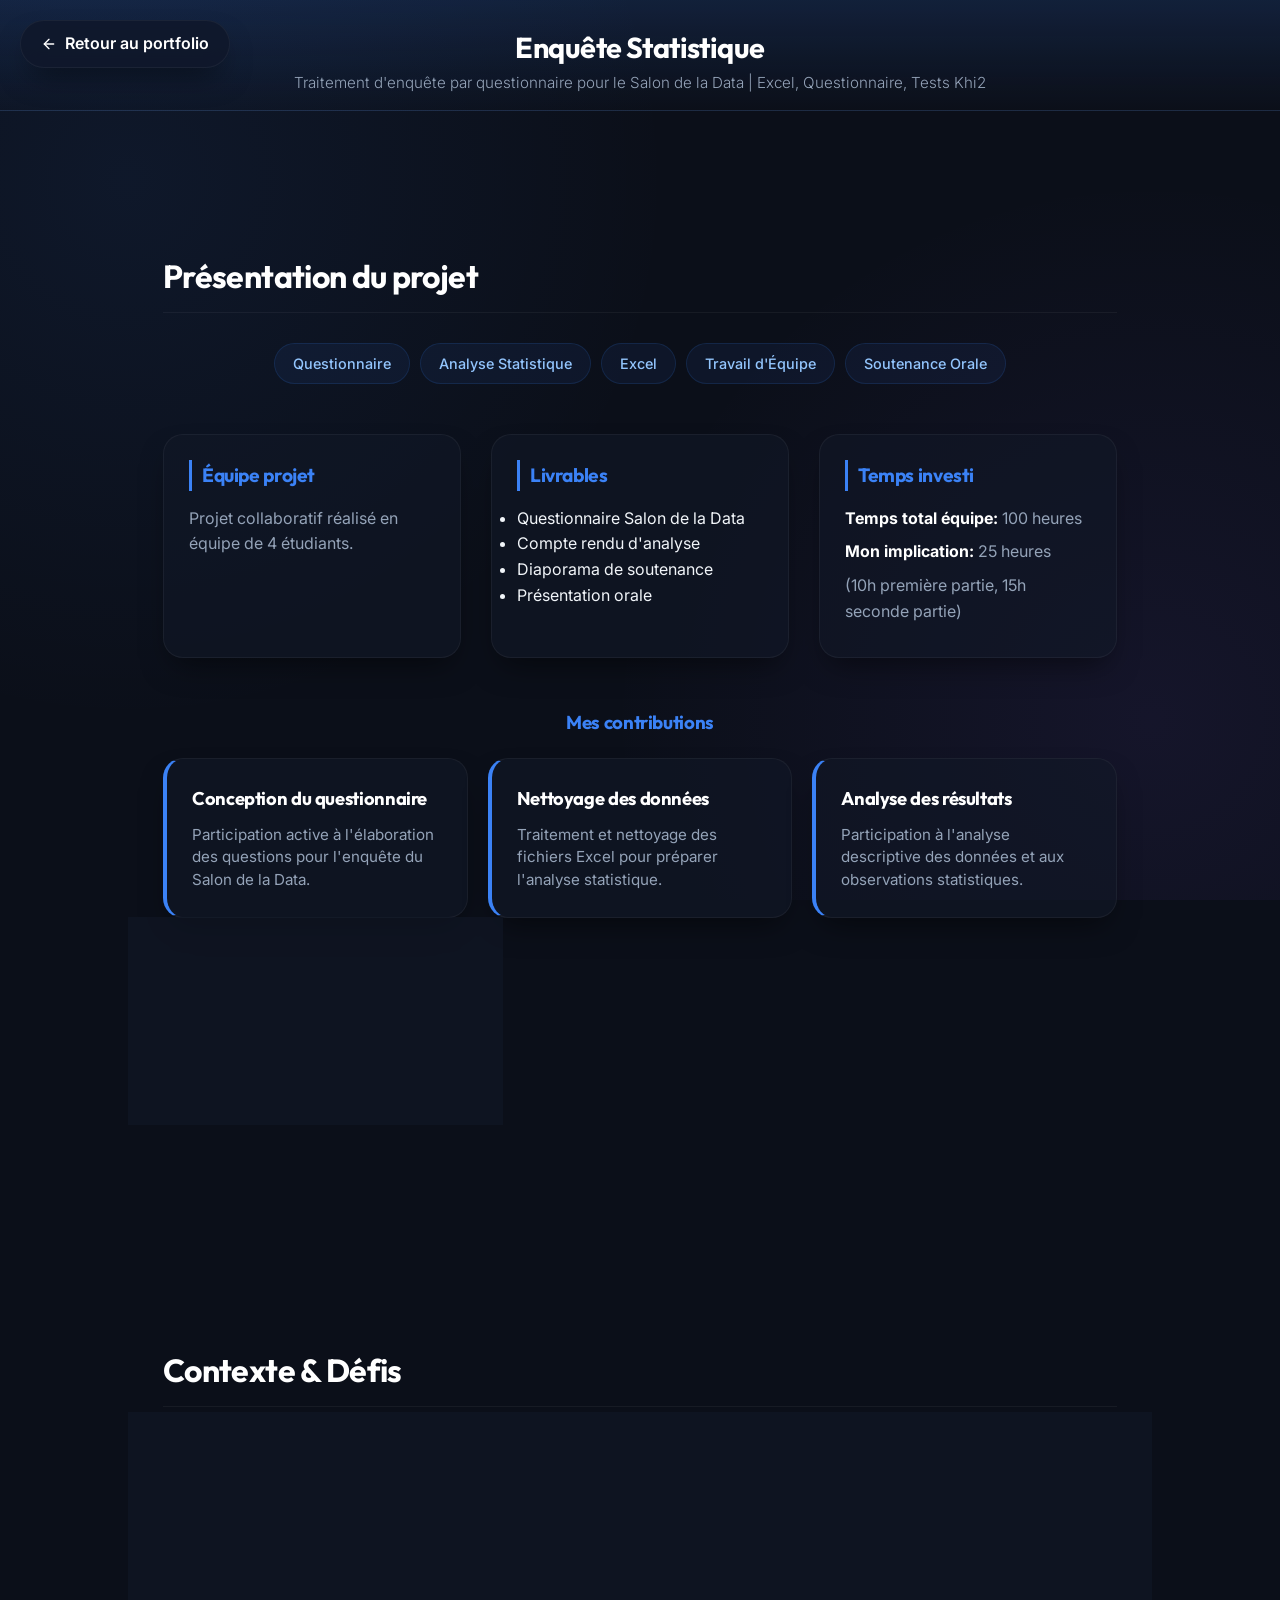
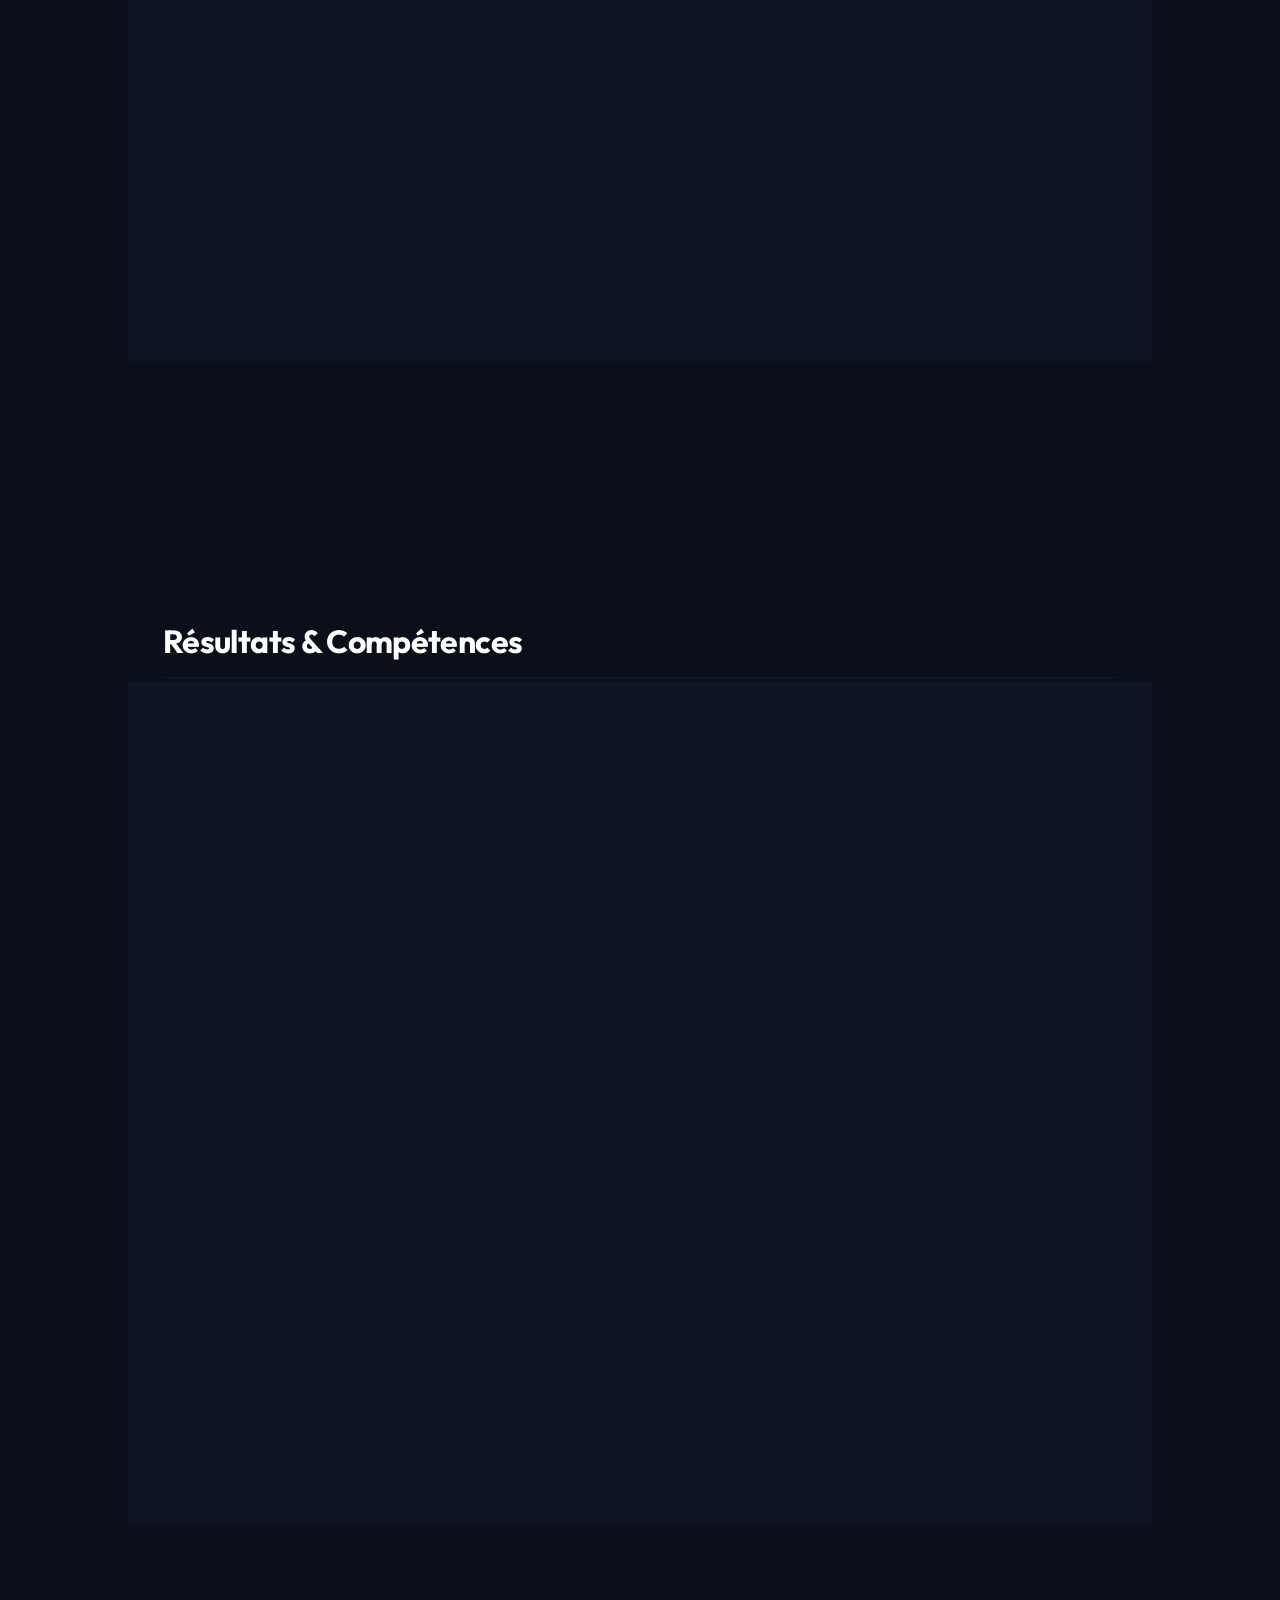
<file: projet_106.html>
<!DOCTYPE html>
<html lang="fr">
<head>
  <meta charset="UTF-8">
  <meta name="viewport" content="width=device-width, initial-scale=1.0">
  <title>Enquête Salon de la Data | Nathan Moizard</title>
  <link rel="stylesheet" href="style.css">
</head>
<body>
  <!-- Bouton retour -->
  <a href="index.html" class="back-btn">
    <svg width="16" height="16" viewBox="0 0 24 24" fill="none" stroke="currentColor" stroke-width="2" stroke-linecap="round" stroke-linejoin="round">
      <line x1="19" y1="12" x2="5" y2="12"></line>
      <polyline points="12 19 5 12 12 5"></polyline>
    </svg>
    Retour au portfolio
  </a>

  <!-- En-tête du projet -->
  <header class="project-hero">
    <h1>Enquête Statistique</h1>
    <p class="project-subtitle">Traitement d'enquête par questionnaire pour le Salon de la Data | Excel, Questionnaire, Tests Khi2</p>
  </header>

  <main class="container">
    <!-- Section 1 : Présentation -->
    <section class="section-detail">
      <h2>Présentation du projet</h2>
      
      <!-- Technologies utilisées -->
      <div class="skills-container">
        <span class="skill-pill">Questionnaire</span>
        <span class="skill-pill">Analyse Statistique</span>
        <span class="skill-pill">Excel</span>
        <span class="skill-pill">Travail d'Équipe</span>
        <span class="skill-pill">Soutenance Orale</span>
      </div>
      
      <!-- Informations projet -->
      <div class="project-info">
        <div class="info-card glass">
          <h3>Équipe projet</h3>
          <p>Projet collaboratif réalisé en équipe de 4 étudiants.</p>
        </div>

        
        <div class="info-card glass">
          <h3>Livrables</h3>
          <ul>
            <li>Questionnaire Salon de la Data</li>
            <li>Compte rendu d'analyse</li>
            <li>Diaporama de soutenance</li>
            <li>Présentation orale</li>
          </ul>
        </div>
        
        <div class="info-card glass">
          <h3>Temps investi</h3>
          <p><strong>Temps total équipe:</strong> 100 heures</p>
          <p><strong>Mon implication:</strong> 25 heures</p>
          <p>(10h première partie, 15h seconde partie)</p>
        </div>
      </div>
      
      <!-- Apprentissages -->
      <h3 style="color: var(--primary); margin: 40px 0 20px; text-align: center;">Mes contributions</h3>
      <div class="learned-items">
        <div class="learned-item glass">
          <h3>Conception du questionnaire</h3>
          <p>Participation active à l'élaboration des questions pour l'enquête du Salon de la Data.</p>
        </div>
        <div class="learned-item glass">
          <h3>Nettoyage des données</h3>
          <p>Traitement et nettoyage des fichiers Excel pour préparer l'analyse statistique.</p>
        </div>
        <div class="learned-item glass">
          <h3>Analyse des résultats</h3>
          <p>Participation à l'analyse descriptive des données et aux observations statistiques.</p>
        </div>
        <div class="learned-item glass">
          <h3>Soutenance orale</h3>
          <p>Présentation des résultats lors de la soutenance finale du projet.</p>
        </div>
      </div>
    </section>

    <!-- Section 2 : Contexte -->
    <section class="section-detail">
      <h2>Contexte & Défis</h2>
      <div class="text-box glass">
        <p><strong>Objectif :</strong> Réaliser une enquête par questionnaire pour le Salon de la Data à Nantes, puis analyser les résultats d'une autre enquête et présenter les conclusions.</p>
        
        <p><strong>Problématiques :</strong></p>
        <ul>
          <li>Concevoir un questionnaire pertinent pour le Salon de la Data.</li>
          <li>Analyser des données d'enquête existantes.</li>
          <li>Présenter les résultats de manière claire et professionnelle.</li>
        </ul>
        
        <p><strong>Mes missions principales :</strong></p>
        <ul>
          <li>Réalisation du questionnaire (première partie).</li>
          <li>Nettoyage des fichiers Excel (deuxième partie).</li>
          <li>Analyse descriptive des données.</li>
          <li>Participation à la soutenance orale.</li>
        </ul>
      </div>
    </section>

    <!-- Section 3 : Résultats -->
    <section class="section-detail">
      <h2>Résultats & Compétences</h2>
      <div class="text-box glass">
        <p><strong>Réalisations :</strong></p>
        <ul>
          <li>Questionnaire finalisé pour le Salon de la Data.</li>
          <li>Analyse statistique des données d'enquête.</li>
          <li>Tableaux et graphiques descriptifs.</li>
          <li>Présentation orale des résultats.</li>
        </ul>
        
        <p><strong>Compétences validées :</strong></p>
        <ul>
          <li>AC1: Caractéristiques des sources de données</li>
          <li>AC2: Importance des données propres et préparées</li>
          <li>AC3: Synthèses numériques et graphiques</li>
          <li>AC4: Mise en évidence de liaisons entre variables</li>
        </ul>
        
        <p><strong>Auto-évaluation :</strong></p>
        <ul>
          <li>AC1: Acquis</li>
          <li>AC2: Acquis</li>
          <li>AC3: En cours d'acquisition</li>
          <li>AC4: Acquis</li>
        </ul>
        
        <p><strong>Bilan personnel :</strong></p>
        <p>Cette SAÉ m'a permis de progresser dans l'élaboration de questionnaires et dans l'analyse statistique descriptive. J'ai également développé mes compétences en travail d'équipe et en présentation orale. Pour l'avenir, je souhaite progresser dans la conduite de projet et l'analyse plus avancée des données.</p>
      </div>
    </section>
  </main>
</body>
</html>
</file>
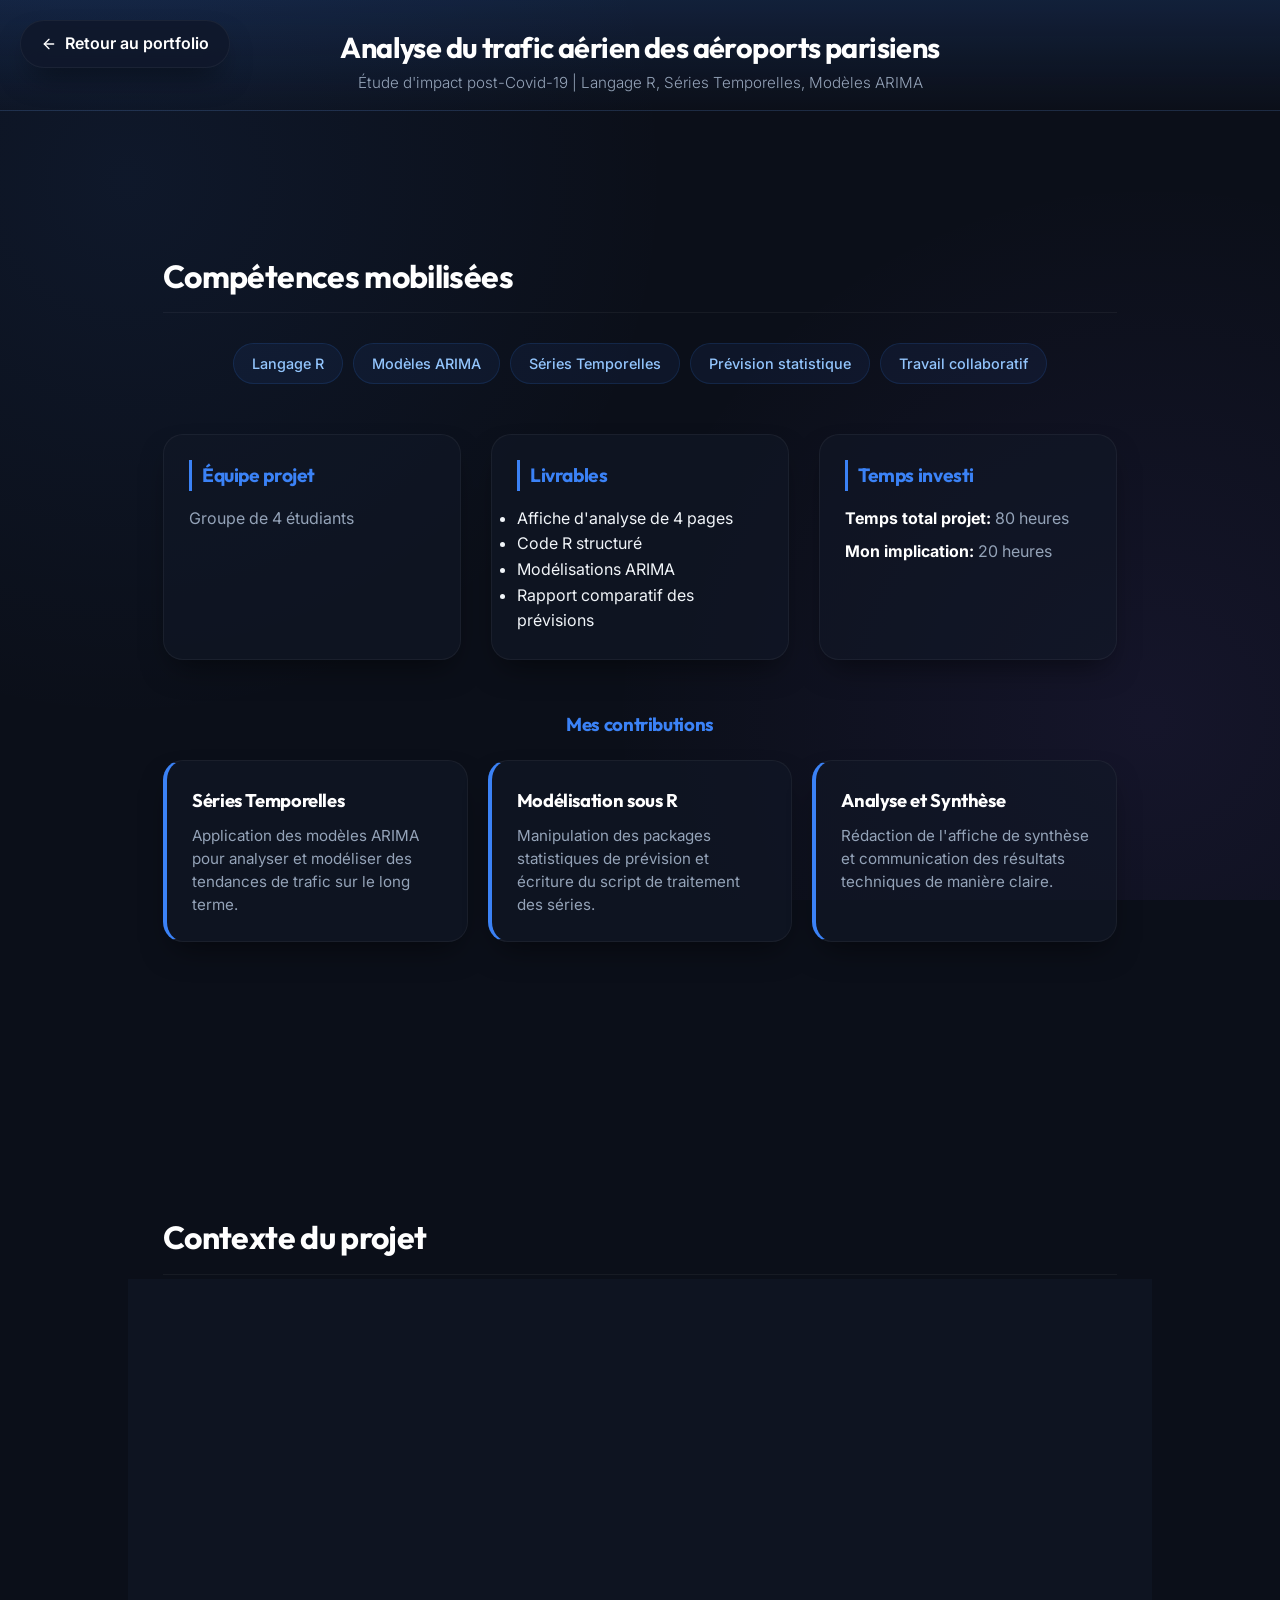
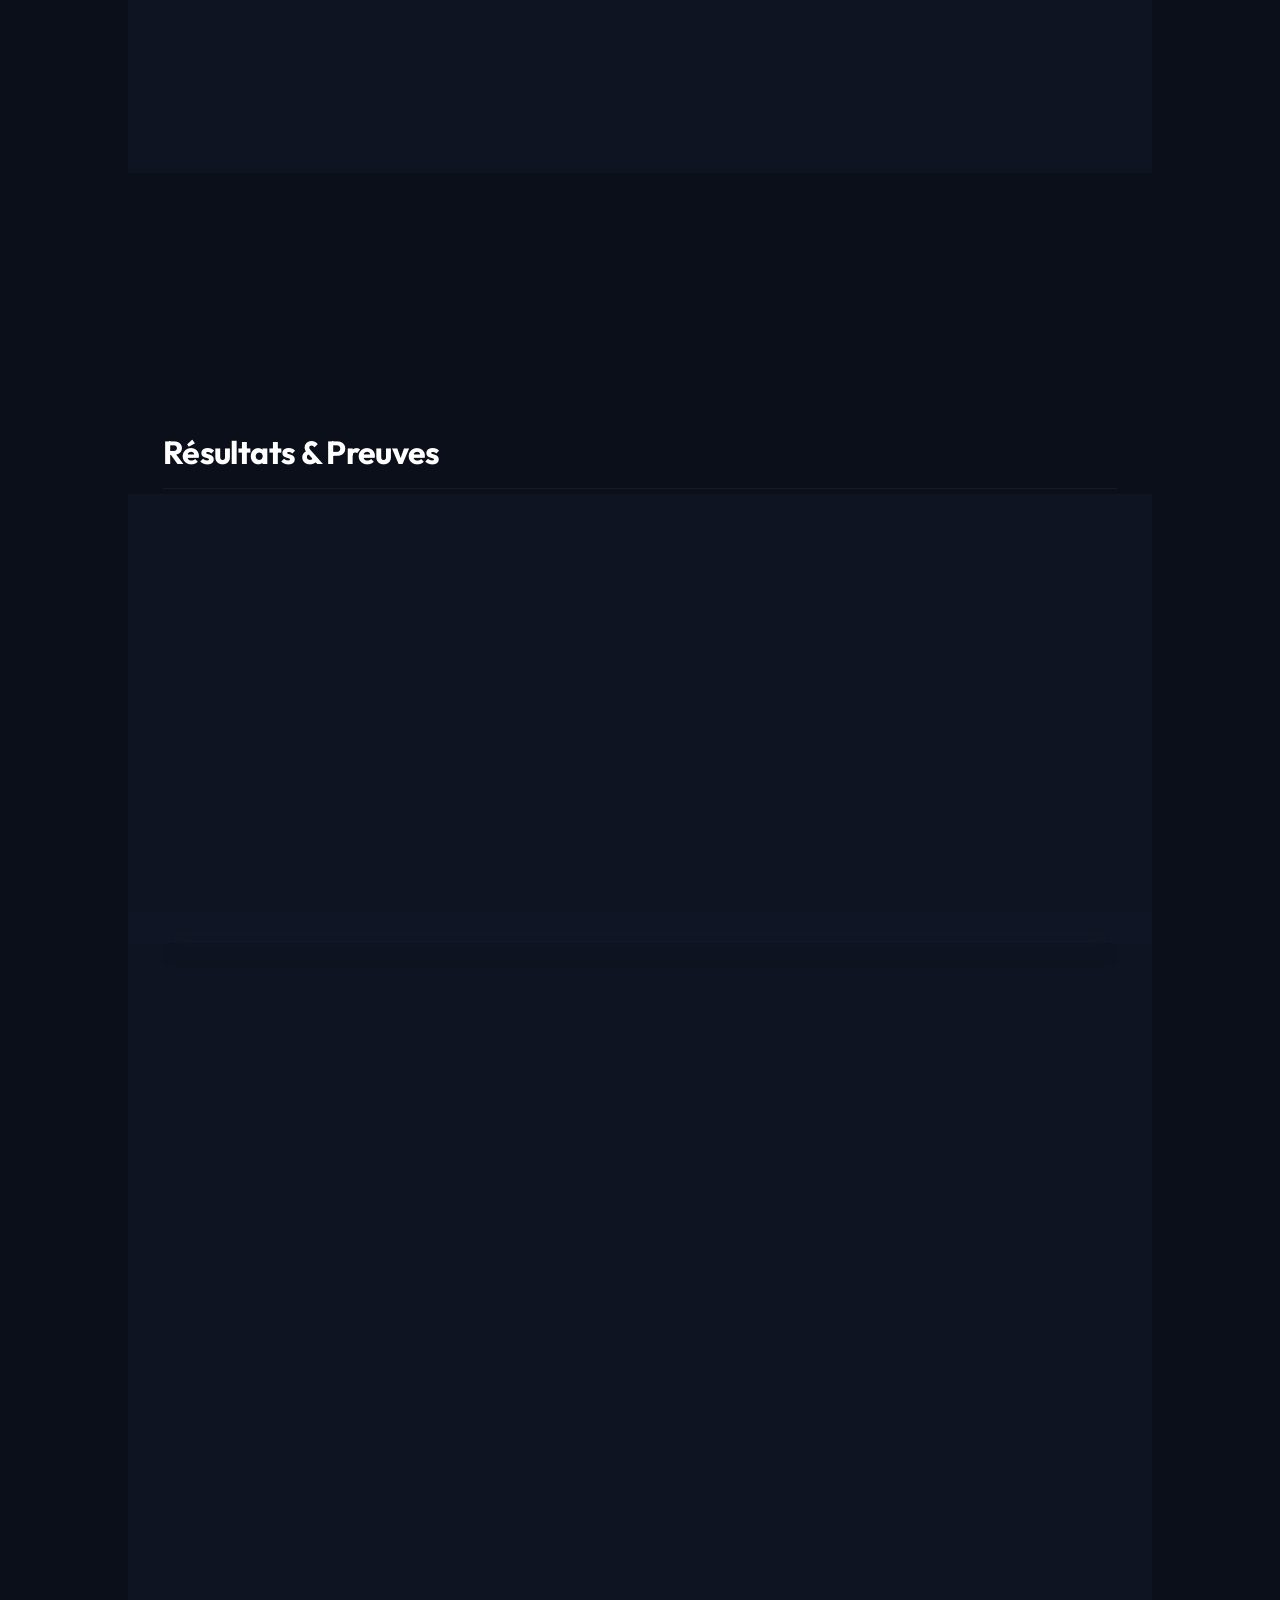
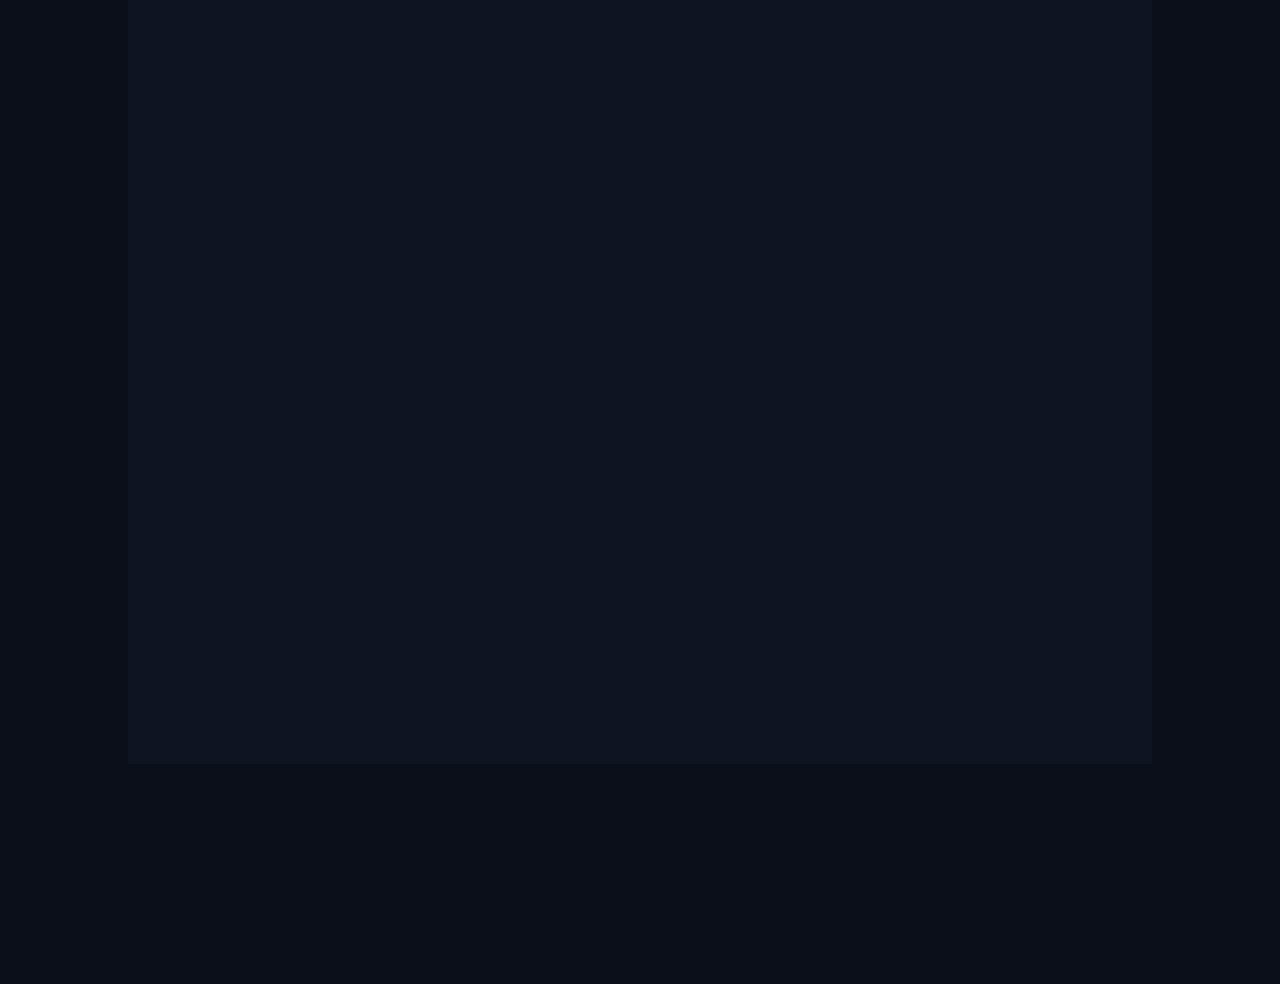
<file: projet_avions.html>
<!DOCTYPE html>
<html lang="fr">
<head>
  <meta charset="UTF-8">
  <meta name="viewport" content="width=device-width, initial-scale=1.0">
  <title>Analyse du trafic aérien post-Covid | Nathan Moizard</title>
  <link rel="stylesheet" href="style.css">
</head>
<body>
  <!-- Bouton retour -->
  <a href="index.html" class="back-btn">
    <svg width="16" height="16" viewBox="0 0 24 24" fill="none" stroke="currentColor" stroke-width="2" stroke-linecap="round" stroke-linejoin="round">
      <line x1="19" y1="12" x2="5" y2="12"></line>
      <polyline points="12 19 5 12 12 5"></polyline>
    </svg>
    Retour au portfolio
  </a>

  <!-- En-tête du projet -->
  <header class="project-hero">
    <h1>Analyse du trafic aérien des aéroports parisiens</h1>
    <p class="project-subtitle">Étude d'impact post-Covid-19 | Langage R, Séries Temporelles, Modèles ARIMA</p>
  </header>

  <main class="container">
    <!-- Section 1 : Présentation -->
    <section class="section-detail">
      <h2>Compétences mobilisées</h2>
      
      <!-- Technologies utilisées -->
      <div class="skills-container">
        <span class="skill-pill">Langage R</span>
        <span class="skill-pill">Modèles ARIMA</span>
        <span class="skill-pill">Séries Temporelles</span>
        <span class="skill-pill">Prévision statistique</span>
        <span class="skill-pill">Travail collaboratif</span>
      </div>
      
      <!-- Informations projet -->
      <div class="project-info">
        <div class="info-card glass">
          <h3>Équipe projet</h3>
          <p>Groupe de 4 étudiants</p>
        </div>
        
        <div class="info-card glass">
          <h3>Livrables</h3>
          <ul>
            <li>Affiche d'analyse de 4 pages</li>
            <li>Code R structuré</li>
            <li>Modélisations ARIMA</li>
            <li>Rapport comparatif des prévisions</li>
          </ul>
        </div>
        
        <div class="info-card glass">
          <h3>Temps investi</h3>
          <p><strong>Temps total projet:</strong> 80 heures</p>
          <p><strong>Mon implication:</strong> 20 heures</p>
        </div>
      </div>
      
      <!-- Apprentissages -->
      <h3 style="color: var(--primary); margin: 40px 0 20px; text-align: center;">Mes contributions</h3>
      <div class="learned-items">
        <div class="learned-item glass">
          <h3>Séries Temporelles</h3>
          <p>Application des modèles ARIMA pour analyser et modéliser des tendances de trafic sur le long terme.</p>
        </div>
        <div class="learned-item glass">
          <h3>Modélisation sous R</h3>
          <p>Manipulation des packages statistiques de prévision et écriture du script de traitement des séries.</p>
        </div>
        <div class="learned-item glass">
          <h3>Analyse et Synthèse</h3>
          <p>Rédaction de l'affiche de synthèse et communication des résultats techniques de manière claire.</p>
        </div>
      </div>
    </section>

    <!-- Section 2 : Contexte -->
    <section class="section-detail">
      <h2>Contexte du projet</h2>
      <div class="text-box glass">
        <p><strong>Objectif :</strong> Dans le cadre d'un projet académique (SAÉ 303), nous avons étudié l'évolution historique du trafic aérien des aéroports de Paris (Orly, Roissy CDG) afin de déterminer si le trafic est retourné à sa tendance pré-crise après les perturbations du Covid-19.</p>
        
        <p>Les étapes clés de notre démarche :</p>
        <ul>
          <li><strong>Collecte et nettoyage :</strong> Analyse des données historiques mensuelles du trafic aérien de Paris.</li>
          <li><strong>Traitement statistique :</strong> Exclusion volontaire des années de pandémie (2020-2022) pour éviter de fausser les modèles de prévision de la tendance naturelle.</li>
          <li><strong>Modélisation :</strong> Application des méthodes de décomposition et de modélisation de séries temporelles (notamment les modèles de type <strong>ARIMA</strong>).</li>
          <li><strong>Comparaison :</strong> Confrontation entre le trafic réel observé post-2022 et le trafic théorique modélisé pour évaluer le niveau de reprise.</li>
        </ul>
      </div>
    </section>

    <!-- Section 3 : Résultats -->
    <section class="section-detail">
      <h2>Résultats &amp; Preuves</h2>
      
      <div class="text-box glass" style="margin-bottom: 40px;">
        <p><strong>Observations clés :</strong></p>
        <ul>
          <li>Mise en évidence graphique de la chute drastique du trafic en 2020.</li>
          <li>Le trafic réel post-pandémie se rapproche progressivement des prévisions ARIMA théoriques, bien qu'un léger décalage persiste.</li>
          <li>Conception d'une affiche d'analyse de 4 pages résumant les aspects méthodologiques et les conclusions de l'étude.</li>
        </ul>
        
        <p><strong>Bilan personnel :</strong></p>
        <p>Ce projet m'a permis d'assimiler les concepts théoriques de modélisation de séries temporelles et de les appliquer à un jeu de données réel complexe sous R. J'ai consolidé mes compétences en traitement algorithmique et en restitution graphique de modèles prévisionnels.</p>
      </div>

      <div class="proofs-panel glass" style="width: 100%; max-width: 1200px; margin: 0 auto; padding: 30px;">
        <h4 style="border-bottom: 1px solid var(--border-color); padding-bottom: 12px; margin-bottom: 20px; color: #fff;">Soutenance et rapport final (Affiche d'analyse)</h4>
        <img src="SAE 303 image 1.jpg" alt="Affiche Analyse Trafic Aérien" class="proof-image" style="width: 100%; max-height: none; margin: 0; display: block; border-radius: var(--radius-md);">
      </div>
    </section>
  </main>
</body>
</html>
</file>
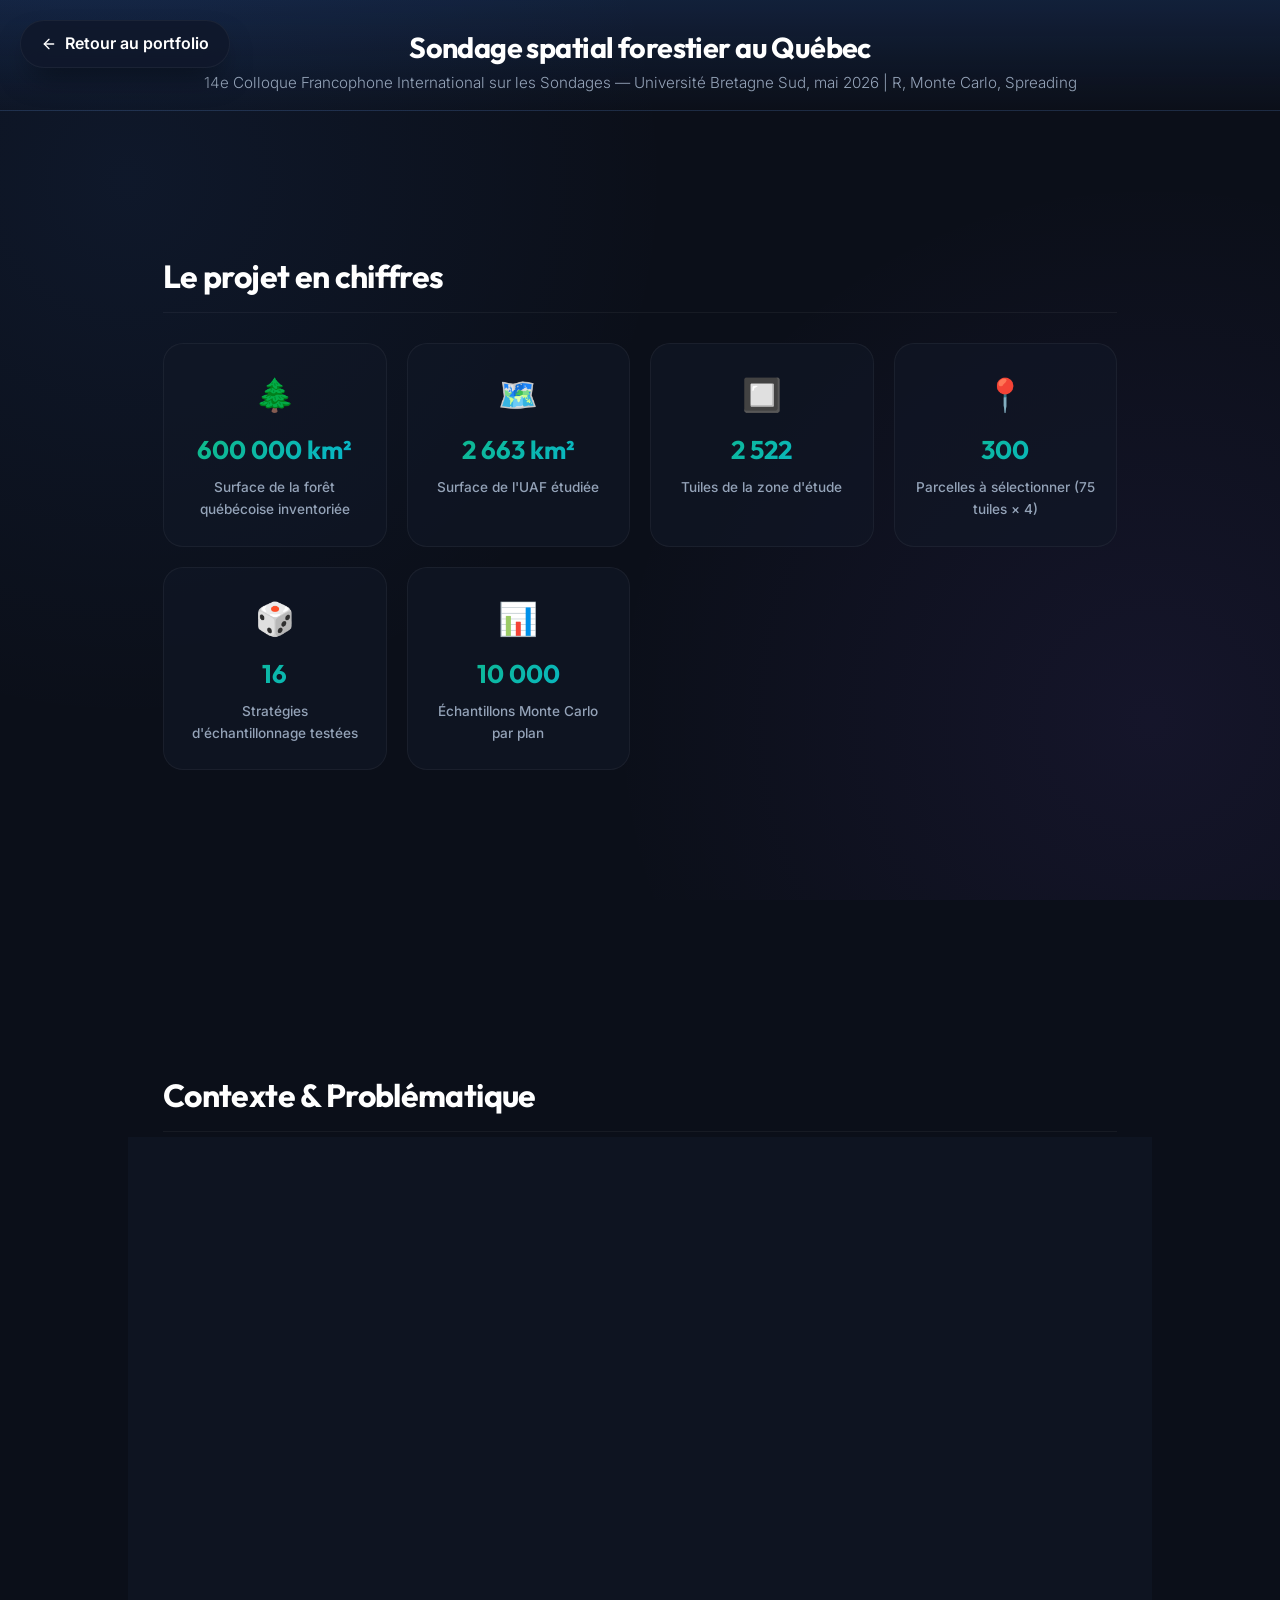
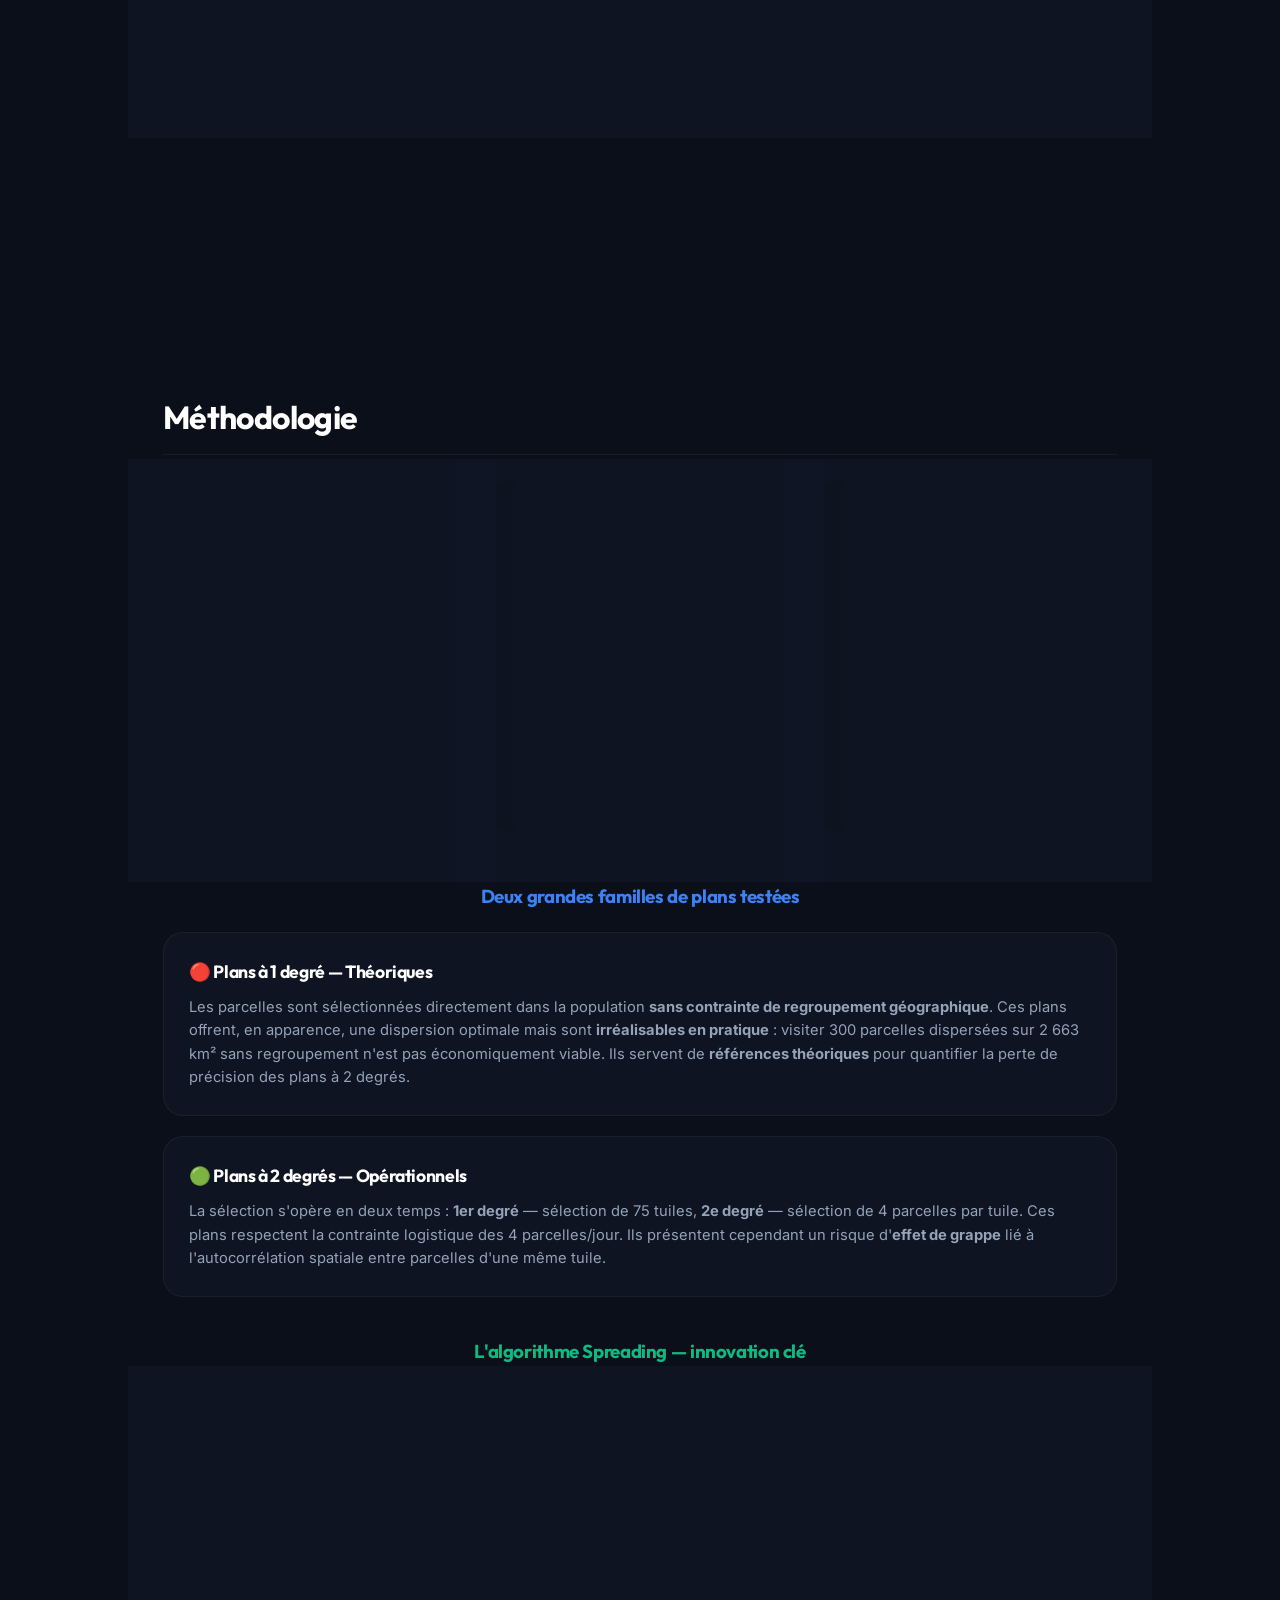
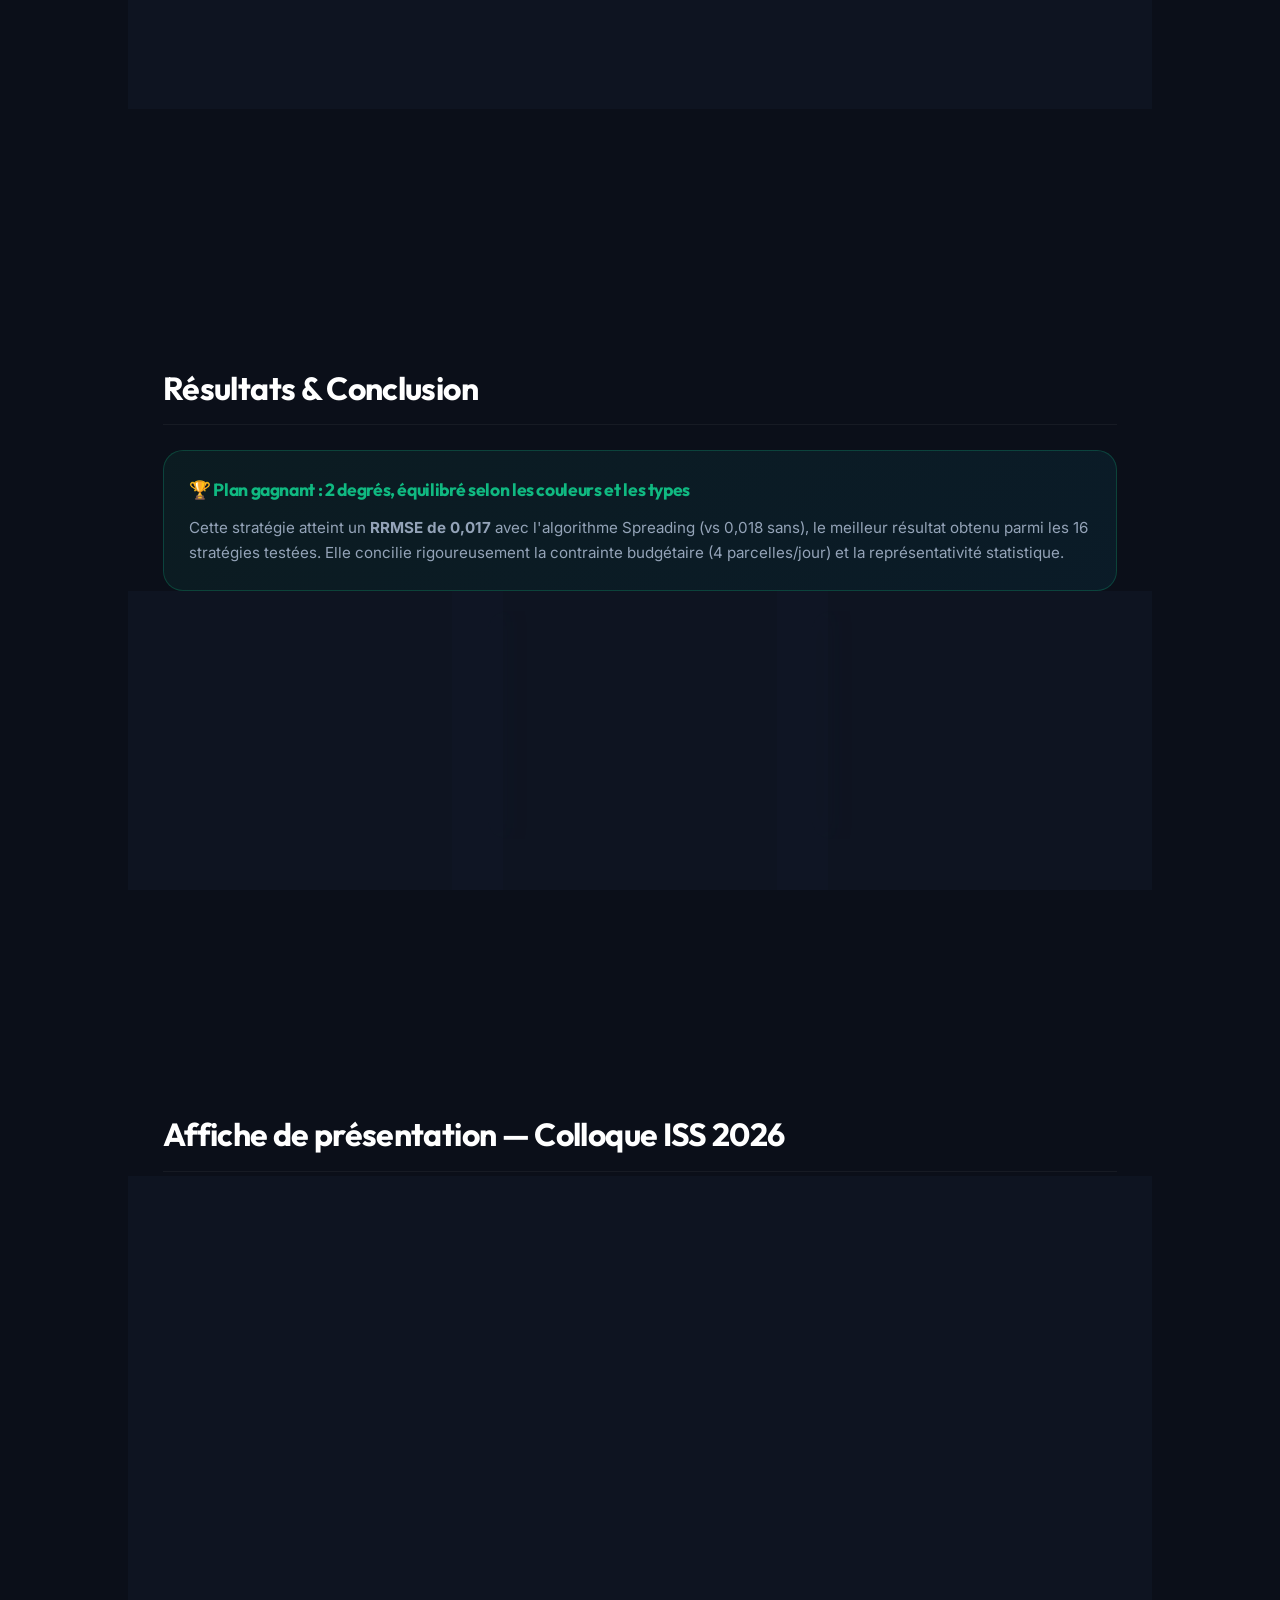
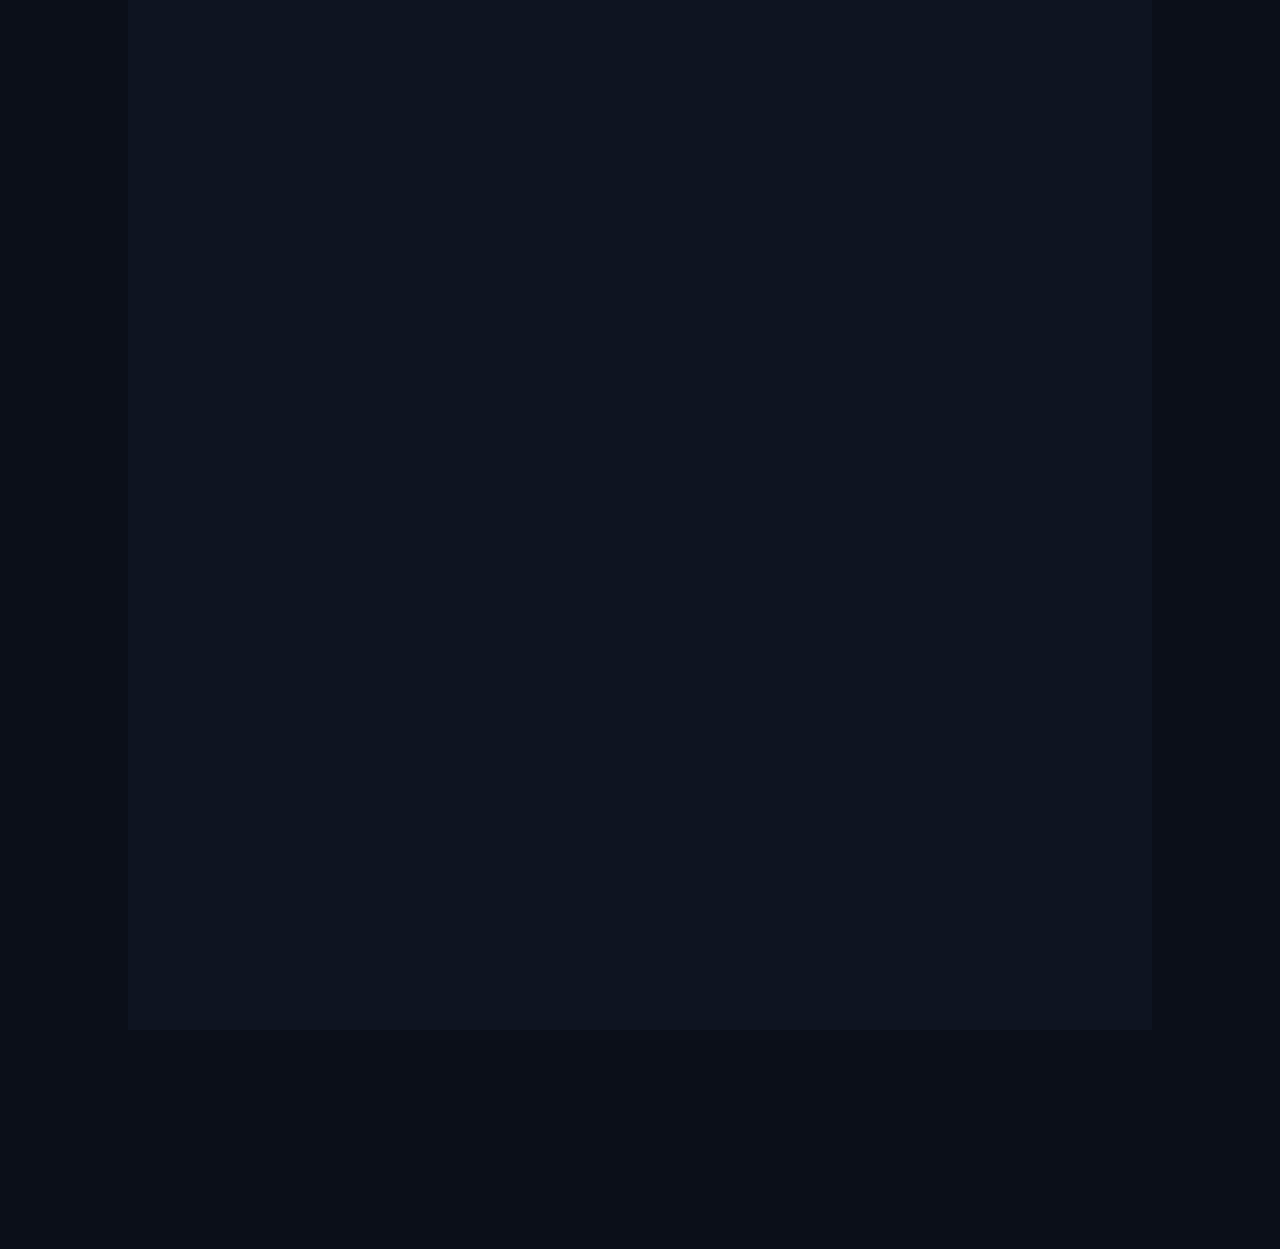
<file: projet_foret_quebec.html>
<!DOCTYPE html>
<html lang="fr">
<head>
  <meta charset="UTF-8">
  <meta name="viewport" content="width=device-width, initial-scale=1.0">
  <title>Sondage spatial forestier au Québec | Nathan Moizard</title>
  <meta name="description" content="Projet de Nathan Moizard : conception d'un plan d'échantillonnage spatial pour l'inventaire forestier québécois via simulation Monte Carlo et algorithme Spreading.">
  <link href="https://fonts.googleapis.com/css2?family=Inter:wght@300;400;500;600;700&family=Outfit:wght@400;500;600;700;800&display=swap" rel="stylesheet">
  <link rel="stylesheet" href="style.css">
  <style>
    .kpi-grid {
      display: grid;
      grid-template-columns: repeat(auto-fit, minmax(200px, 1fr));
      gap: 20px;
      margin: 30px 0;
    }
    .kpi-card {
      padding: 25px 20px;
      text-align: center;
      border-radius: var(--radius-lg);
      background: var(--bg-card);
      border: 1px solid var(--border-color);
      transition: var(--transition);
    }
    .kpi-card:hover {
      transform: translateY(-4px);
      border-color: var(--border-color-hover);
      box-shadow: 0 15px 30px -10px rgba(16, 185, 129, 0.15);
    }
    .kpi-card .kpi-icon {
      font-size: 2rem;
      margin-bottom: 10px;
    }
    .kpi-card .kpi-value {
      font-size: 1.6rem;
      font-weight: 700;
      font-family: 'Outfit', sans-serif;
      background: var(--success-gradient);
      -webkit-background-clip: text;
      -webkit-text-fill-color: transparent;
      margin-bottom: 6px;
    }
    .kpi-card .kpi-label {
      font-size: 0.85rem;
      color: var(--text-muted);
      font-weight: 500;
    }
    .method-card {
      background: var(--bg-card);
      border: 1px solid var(--border-color);
      border-radius: var(--radius-lg);
      padding: 25px;
      margin-bottom: 20px;
      transition: var(--transition);
    }
    .method-card:hover {
      border-color: rgba(16, 185, 129, 0.3);
      transform: translateX(5px);
    }
    .method-card h4 {
      color: #fff;
      font-size: 1.1rem;
      margin-bottom: 10px;
      display: flex;
      align-items: center;
      gap: 10px;
    }
    .method-card p {
      color: var(--text-muted);
      font-size: 0.92rem;
      line-height: 1.6;
    }
    .result-highlight {
      background: linear-gradient(135deg, rgba(16, 185, 129, 0.08) 0%, rgba(6, 182, 212, 0.08) 100%);
      border: 1px solid rgba(16, 185, 129, 0.25);
      border-radius: var(--radius-lg);
      padding: 25px;
      margin: 20px 0;
    }
    .result-highlight h4 {
      color: #10b981;
      margin-bottom: 12px;
      font-size: 1.1rem;
    }
    .result-highlight p {
      color: var(--text-muted);
      font-size: 0.95rem;
      line-height: 1.6;
    }
    .colloque-badge {
      display: inline-flex;
      align-items: center;
      gap: 8px;
      background: linear-gradient(135deg, rgba(16, 185, 129, 0.12) 0%, rgba(6, 182, 212, 0.12) 100%);
      border: 1px solid rgba(16, 185, 129, 0.3);
      color: #6ee7b7;
      padding: 8px 18px;
      border-radius: 50px;
      font-size: 0.85rem;
      font-weight: 600;
      margin-bottom: 20px;
      display: inline-block;
    }
  </style>
</head>
<body>
  <!-- Bouton retour -->
  <a href="index.html" class="back-btn">
    <svg width="16" height="16" viewBox="0 0 24 24" fill="none" stroke="currentColor" stroke-width="2" stroke-linecap="round" stroke-linejoin="round">
      <line x1="19" y1="12" x2="5" y2="12"></line>
      <polyline points="12 19 5 12 12 5"></polyline>
    </svg>
    Retour au portfolio
  </a>

  <!-- En-tête du projet -->
  <header class="project-hero">
    <h1>Sondage spatial forestier au Québec</h1>
    <p class="project-subtitle">14e Colloque Francophone International sur les Sondages — Université Bretagne Sud, mai 2026 | R, Monte Carlo, Spreading</p>
  </header>

  <main class="container">

    <!-- KPIs -->
    <section class="section-detail">
      <h2>Le projet en chiffres</h2>
      <div class="kpi-grid">
        <div class="kpi-card">
          <div class="kpi-icon">🌲</div>
          <div class="kpi-value">600 000 km²</div>
          <div class="kpi-label">Surface de la forêt québécoise inventoriée</div>
        </div>
        <div class="kpi-card">
          <div class="kpi-icon">🗺️</div>
          <div class="kpi-value">2 663 km²</div>
          <div class="kpi-label">Surface de l'UAF étudiée</div>
        </div>
        <div class="kpi-card">
          <div class="kpi-icon">🔲</div>
          <div class="kpi-value">2 522</div>
          <div class="kpi-label">Tuiles de la zone d'étude</div>
        </div>
        <div class="kpi-card">
          <div class="kpi-icon">📍</div>
          <div class="kpi-value">300</div>
          <div class="kpi-label">Parcelles à sélectionner (75 tuiles × 4)</div>
        </div>
        <div class="kpi-card">
          <div class="kpi-icon">🎲</div>
          <div class="kpi-value">16</div>
          <div class="kpi-label">Stratégies d'échantillonnage testées</div>
        </div>
        <div class="kpi-card">
          <div class="kpi-icon">📊</div>
          <div class="kpi-value">10 000</div>
          <div class="kpi-label">Échantillons Monte Carlo par plan</div>
        </div>
      </div>
    </section>

    <!-- Contexte -->
    <section class="section-detail">
      <h2>Contexte & Problématique</h2>
      <div class="text-box glass">
        <div class="colloque-badge">🏆 Article présenté au 14e Colloque Francophone International sur les Sondages — Université Bretagne Sud, mai 2026</div>
        <p><strong>L. Guillot — N. Moizard — Q. Cheyrouze — Y. Guernalec-Bozellec | BUT 3 Science des données, IUT Vannes</strong></p>
        <br>
        <p><strong>Contexte :</strong> L'inventaire forestier au sud du 52e parallèle couvre environ <strong>600 000 km²</strong> au Québec. La forêt est dominée par l'épinette noire et le sapin baumier (59 % du volume). Plus de 20 espèces d'arbres sont surveillées dans cet inventaire, créant une <strong>hétérogénéité forestière importante</strong> qui rend les estimations difficiles.</p>

        <p><strong>Objectif :</strong> Concevoir un plan d'échantillonnage permettant d'estimer les caractéristiques forestières d'une <strong>Unité d'Aménagement Forestier (UAF)</strong> en respectant une contrainte budgétaire forte : <strong>4 parcelles par jour maximum</strong>, toutes situées dans un rayon de 1 km² (même tuile).</p>

        <p><strong>Défi méthodologique :</strong></p>
        <ul>
          <li>Assurer la représentativité de la <strong>diversité écologique</strong> de la forêt.</li>
          <li>Respecter la <strong>contrainte de coût</strong> logistique (4 parcelles/jour dans une même tuile).</li>
          <li>Éviter l'effet de grappe dû à l'<strong>autocorrélation spatiale</strong> des tuiles voisines.</li>
        </ul>
      </div>
    </section>

    <!-- Méthodologie -->
    <section class="section-detail">
      <h2>Méthodologie</h2>

      <div class="project-info">
        <div class="info-card glass">
          <h3>Zone d'étude</h3>
          <p><strong>UAF :</strong> 2 663 km²</p>
          <p><strong>Tuiles :</strong> 2 522 (125 m d'espacement, 400 m² chacune)</p>
          <p><strong>Parcelles/tuile :</strong> ≤ 64 (variable selon accessibilité)</p>
          <p><strong>Cible :</strong> 75 tuiles → 300 parcelles totales</p>
        </div>
        <div class="info-card glass">
          <h3>Variables auxiliaires</h3>
          <p><strong>15 types forestiers :</strong></p>
          <p>89% Résineux, 3% Feuillu, 8% Mixte</p>
          <p><strong>Classes d'âge :</strong> 10, 30, 50, 70, 90, 120 ans + classes spéciales</p>
          <p><strong>Imagerie :</strong> Landsat 5 (bandes spectrales 2 vert et 4 proche infrarouge)</p>
        </div>
        <div class="info-card glass">
          <h3>Évaluation</h3>
          <p><strong>Simulation Monte Carlo :</strong><br>10 000 échantillons indépendants par plan.</p>
          <p><strong>Critère :</strong> RRMSE (Erreur Quadratique Moyenne Relative) pour la hauteur des arbres.</p>
          <p><strong>RRMSE formula :</strong><br>Minimisation de l'écart entre estimation et vraie valeur θ.</p>
        </div>
      </div>

      <h3 style="color: var(--primary); margin: 40px 0 20px; text-align: center;">Deux grandes familles de plans testées</h3>
      <div class="method-card">
        <h4>🔴 Plans à 1 degré — Théoriques</h4>
        <p>Les parcelles sont sélectionnées directement dans la population <strong>sans contrainte de regroupement géographique</strong>. Ces plans offrent, en apparence, une dispersion optimale mais sont <strong>irréalisables en pratique</strong> : visiter 300 parcelles dispersées sur 2 663 km² sans regroupement n'est pas économiquement viable. Ils servent de <strong>références théoriques</strong> pour quantifier la perte de précision des plans à 2 degrés.</p>
      </div>
      <div class="method-card">
        <h4>🟢 Plans à 2 degrés — Opérationnels</h4>
        <p>La sélection s'opère en deux temps : <strong>1er degré</strong> — sélection de 75 tuiles, <strong>2e degré</strong> — sélection de 4 parcelles par tuile. Ces plans respectent la contrainte logistique des 4 parcelles/jour. Ils présentent cependant un risque d'<strong>effet de grappe</strong> lié à l'autocorrélation spatiale entre parcelles d'une même tuile.</p>
      </div>

      <h3 style="color: #10b981; margin: 40px 0 20px; text-align: center;">L'algorithme Spreading — innovation clé</h3>
      <div class="text-box glass">
        <p>Pour neutraliser l'effet de grappe, nous utilisons l'algorithme <strong>Spreading</strong> qui fusionne les objectifs de dispersion et de représentativité. Concrètement, il :</p>
        <ul>
          <li>Identifie d'abord des <strong>petits groupes de tuiles voisines géographiquement</strong>.</li>
          <li>Au sein de chaque groupe, applique la <strong>méthode du Cube</strong> pour désigner la tuile "gagnante" (celle qui contribue le mieux aux quotas de types forestiers et aux moyennes spectrales Landsat).</li>
          <li>Crée ainsi une <strong>répulsion naturelle</strong> entre tuiles sélectionnées pour forcer la dispersion spatiale.</li>
        </ul>
      </div>
    </section>

    <!-- Résultats -->
    <section class="section-detail">
      <h2>Résultats & Conclusion</h2>

      <div class="result-highlight">
        <h4>🏆 Plan gagnant : 2 degrés, équilibré selon les couleurs et les types</h4>
        <p>Cette stratégie atteint un <strong>RRMSE de 0,017</strong> avec l'algorithme Spreading (vs 0,018 sans), le meilleur résultat obtenu parmi les 16 stratégies testées. Elle concilie rigoureusement la contrainte budgétaire (4 parcelles/jour) et la représentativité statistique.</p>
      </div>

      <div class="learned-items">
        <div class="learned-item glass">
          <h3>Résultat statistique</h3>
          <p>Le plan 2 degrés avec Spreading est statistiquement <strong>proche de son équivalent à 1 degré</strong> (RRMSE : 0,017 vs 0,015), démontrant qu'on peut respecter les contraintes terrain sans sacrifier la rigueur.</p>
        </div>
        <div class="learned-item glass">
          <h3>Impact opérationnel</h3>
          <p>Élimination des trajets inutiles et réduction des coûts de déplacement. Chaque journée de terrain est optimisée grâce au regroupement des 4 parcelles dans une même tuile de 1 km².</p>
        </div>
        <div class="learned-item glass">
          <h3>Perspectives technologiques</h3>
          <p>L'algorithme serait encore plus performant en remplaçant <strong>Landsat 5 par un satellite moderne</strong>, offrant une imagerie spectrale plus précise pour les variables auxiliaires.</p>
        </div>
      </div>
    </section>

    <!-- Poster -->
    <section class="section-detail">
      <h2>Affiche de présentation — Colloque ISS 2026</h2>
      <div class="proofs-panel glass" style="width: 100%; padding: 30px;">
        <h4 style="border-bottom: 1px solid var(--border-color); padding-bottom: 12px; margin-bottom: 20px; color: #fff;">
          Poster présenté au 14e Colloque Francophone International sur les Sondages, Université Bretagne Sud, mai 2026
        </h4>
        <img src="poster_foret_quebec.jpg" alt="Poster — Sondage spatial forestier au Québec" class="proof-image" style="width: 100%; max-height: none; margin: 0; display: block; border-radius: var(--radius-md);">
      </div>
    </section>

  </main>
</body>
</html>
</file>
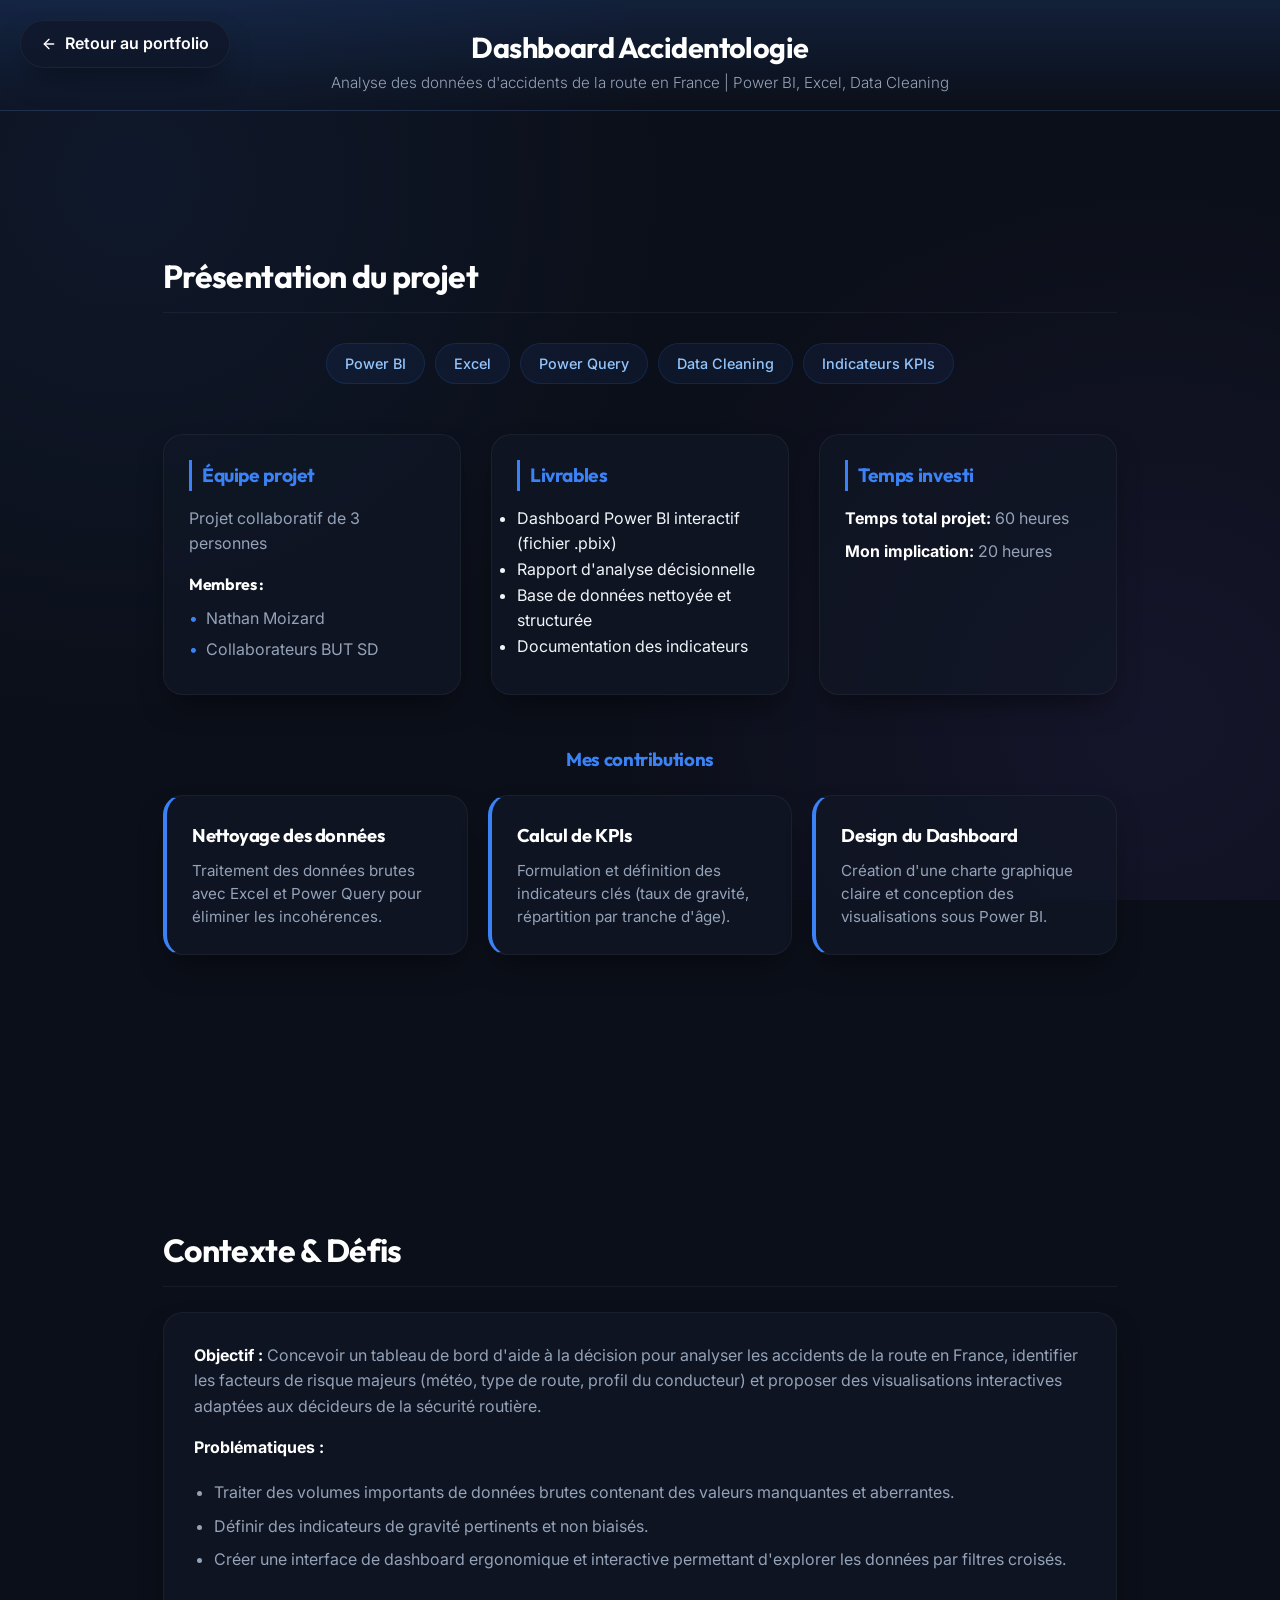
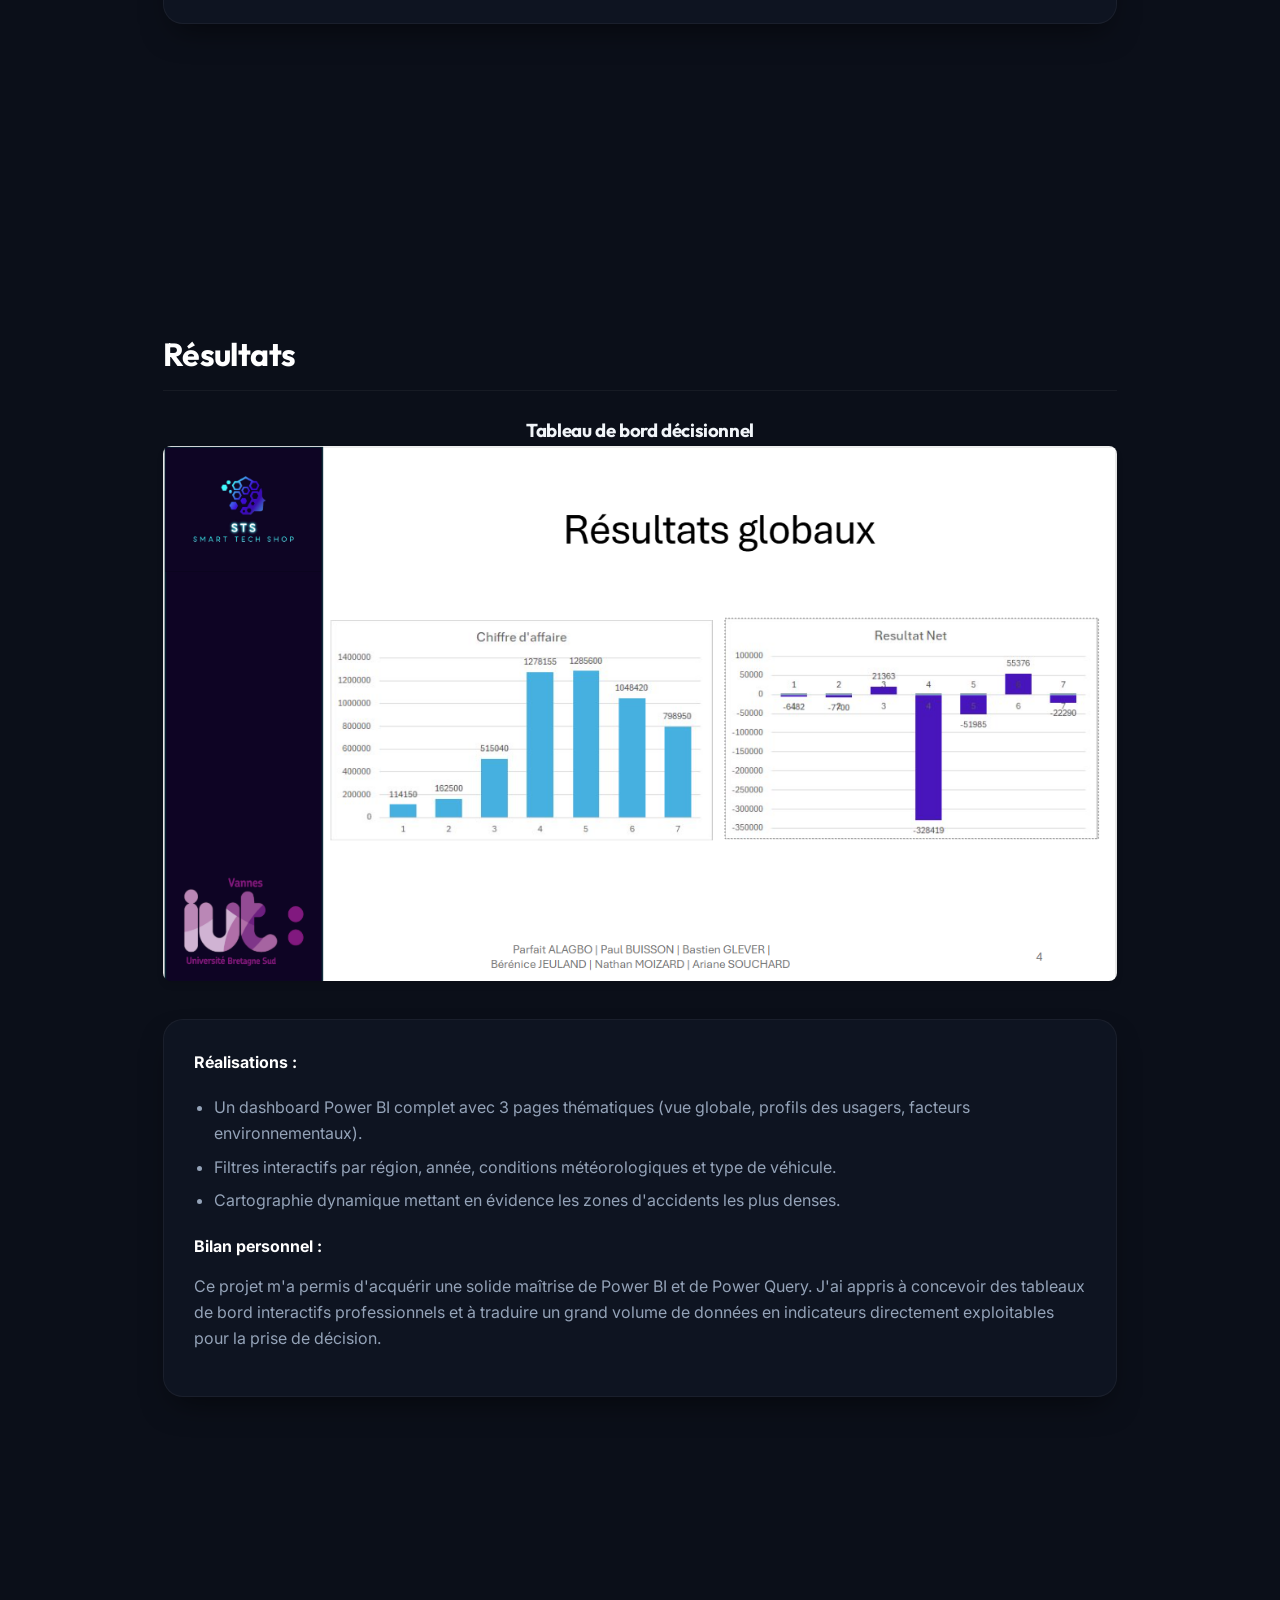
<file: projet_route.html>
<!DOCTYPE html>
<html lang="fr">
<head>
  <meta charset="UTF-8">
  <meta name="viewport" content="width=device-width, initial-scale=1.0">
  <title>Dashboard Accidentologie | Nathan Moizard</title>
  <link rel="stylesheet" href="style.css">
</head>
<body>
  <a href="index.html" class="back-btn">
    <svg width="16" height="16" viewBox="0 0 24 24" fill="none" stroke="currentColor" stroke-width="2" stroke-linecap="round" stroke-linejoin="round">
      <line x1="19" y1="12" x2="5" y2="12"></line>
      <polyline points="12 19 5 12 12 5"></polyline>
    </svg>
    Retour au portfolio
  </a>

  <header class="project-hero">
    <h1>Dashboard Accidentologie</h1>
    <p class="project-subtitle">Analyse des données d'accidents de la route en France | Power BI, Excel, Data Cleaning</p>
  </header>

  <main class="container">
    <section class="section-detail">
      <h2>Présentation du projet</h2>
      
      <div class="skills-container">
        <span class="skill-pill">Power BI</span>
        <span class="skill-pill">Excel</span>
        <span class="skill-pill">Power Query</span>
        <span class="skill-pill">Data Cleaning</span>
        <span class="skill-pill">Indicateurs KPIs</span>
      </div>
      
      <div class="project-info">
        <div class="info-card glass">
          <h3>Équipe projet</h3>
          <p>Projet collaboratif de 3 personnes</p>
          <h4>Membres :</h4>
          <ul class="team-list">
            <li>Nathan Moizard</li>
            <li>Collaborateurs BUT SD</li>
          </ul>
        </div>
        
        <div class="info-card glass">
          <h3>Livrables</h3>
          <ul>
            <li>Dashboard Power BI interactif (fichier .pbix)</li>
            <li>Rapport d'analyse décisionnelle</li>
            <li>Base de données nettoyée et structurée</li>
            <li>Documentation des indicateurs</li>
          </ul>
        </div>
        
        <div class="info-card glass">
          <h3>Temps investi</h3>
          <p><strong>Temps total projet:</strong> 60 heures</p>
          <p><strong>Mon implication:</strong> 20 heures</p>
        </div>
      </div>
      
      <h3 style="color: var(--primary); margin: 40px 0 20px; text-align: center;">Mes contributions</h3>
      <div class="learned-items">
        <div class="learned-item glass">
          <h3>Nettoyage des données</h3>
          <p>Traitement des données brutes avec Excel et Power Query pour éliminer les incohérences.</p>
        </div>
        <div class="learned-item glass">
          <h3>Calcul de KPIs</h3>
          <p>Formulation et définition des indicateurs clés (taux de gravité, répartition par tranche d'âge).</p>
        </div>
        <div class="learned-item glass">
          <h3>Design du Dashboard</h3>
          <p>Création d'une charte graphique claire et conception des visualisations sous Power BI.</p>
        </div>
      </div>
    </section>

    <section class="section-detail">
      <h2>Contexte & Défis</h2>
      <div class="text-box glass">
        <p><strong>Objectif :</strong> Concevoir un tableau de bord d'aide à la décision pour analyser les accidents de la route en France, identifier les facteurs de risque majeurs (météo, type de route, profil du conducteur) et proposer des visualisations interactives adaptées aux décideurs de la sécurité routière.</p>
        
        <p><strong>Problématiques :</strong></p>
        <ul>
          <li>Traiter des volumes importants de données brutes contenant des valeurs manquantes et aberrantes.</li>
          <li>Définir des indicateurs de gravité pertinents et non biaisés.</li>
          <li>Créer une interface de dashboard ergonomique et interactive permettant d'explorer les données par filtres croisés.</li>
        </ul>
      </div>
    </section>

    <section class="section-detail">
      <h2>Résultats</h2>
      
      <div style="margin-bottom: 30px;">
        <h3 style="text-align: center;">Tableau de bord décisionnel</h3>
        <img src="SAE 205 image 1.png" alt="Dashboard Accidentologie Power BI" style="width: 100%; height: auto; border-radius: 8px; box-shadow: 0 4px 6px rgba(0,0,0,0.1);">
      </div>

      <div class="text-box glass">
        <p><strong>Réalisations :</strong></p>
        <ul>
          <li>Un dashboard Power BI complet avec 3 pages thématiques (vue globale, profils des usagers, facteurs environnementaux).</li>
          <li>Filtres interactifs par région, année, conditions météorologiques et type de véhicule.</li>
          <li>Cartographie dynamique mettant en évidence les zones d'accidents les plus denses.</li>
        </ul>
        
        <p><strong>Bilan personnel :</strong></p>
        <p>Ce projet m'a permis d'acquérir une solide maîtrise de Power BI et de Power Query. J'ai appris à concevoir des tableaux de bord interactifs professionnels et à traduire un grand volume de données en indicateurs directement exploitables pour la prise de décision.</p>
      </div>
    </section>
  </main>
</body>
</html>
</file>
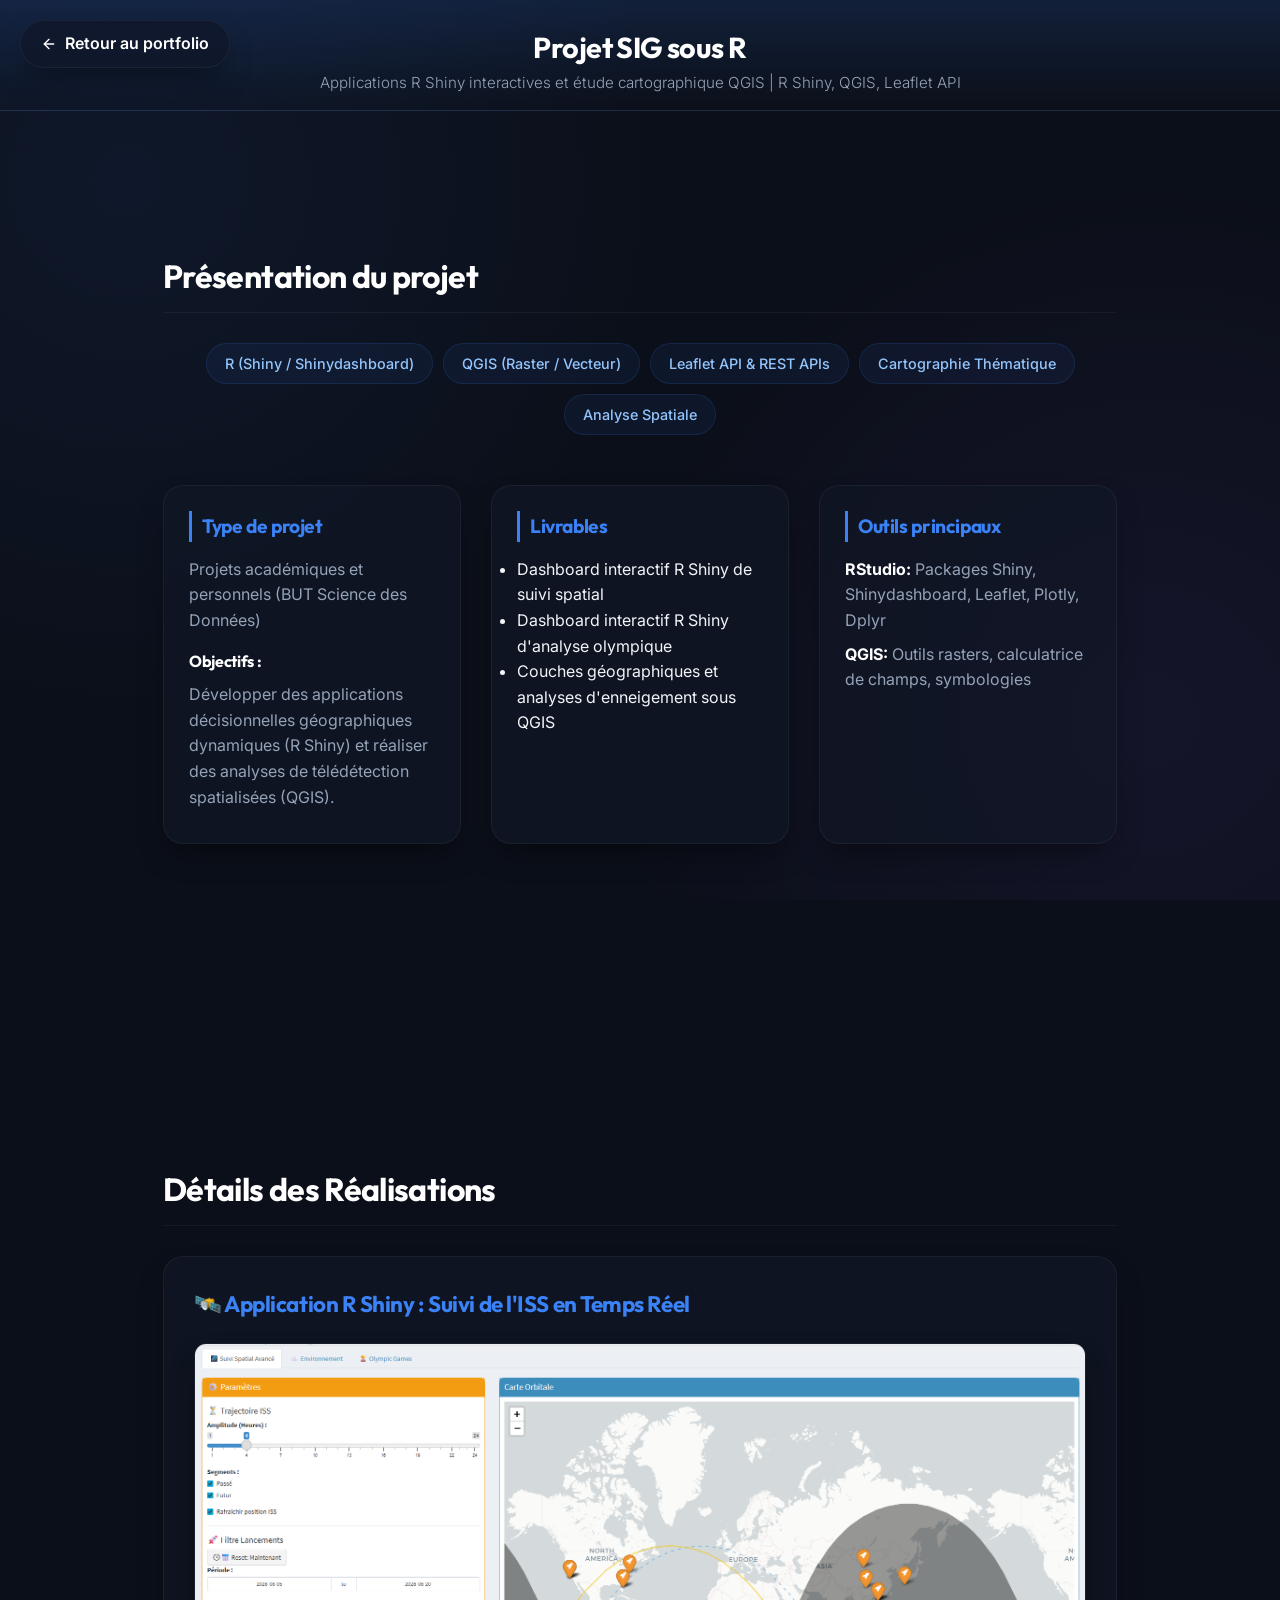
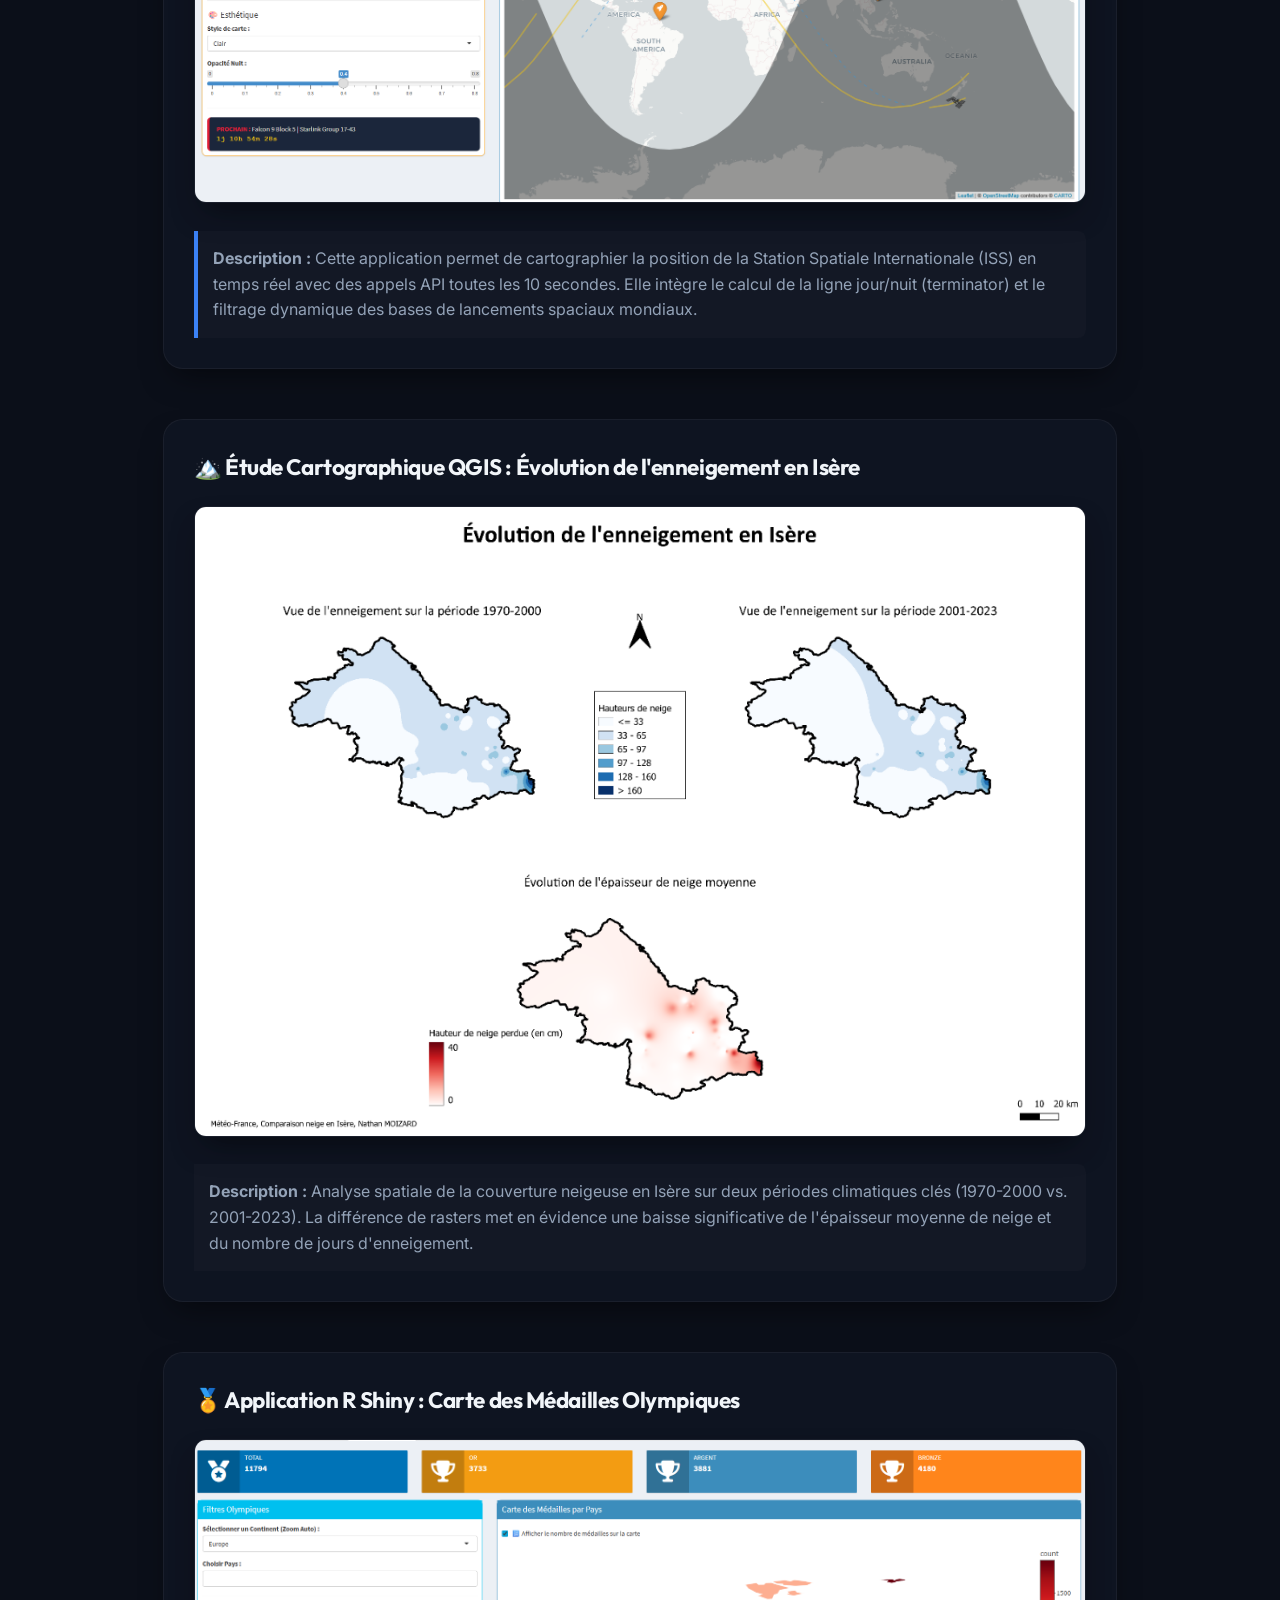
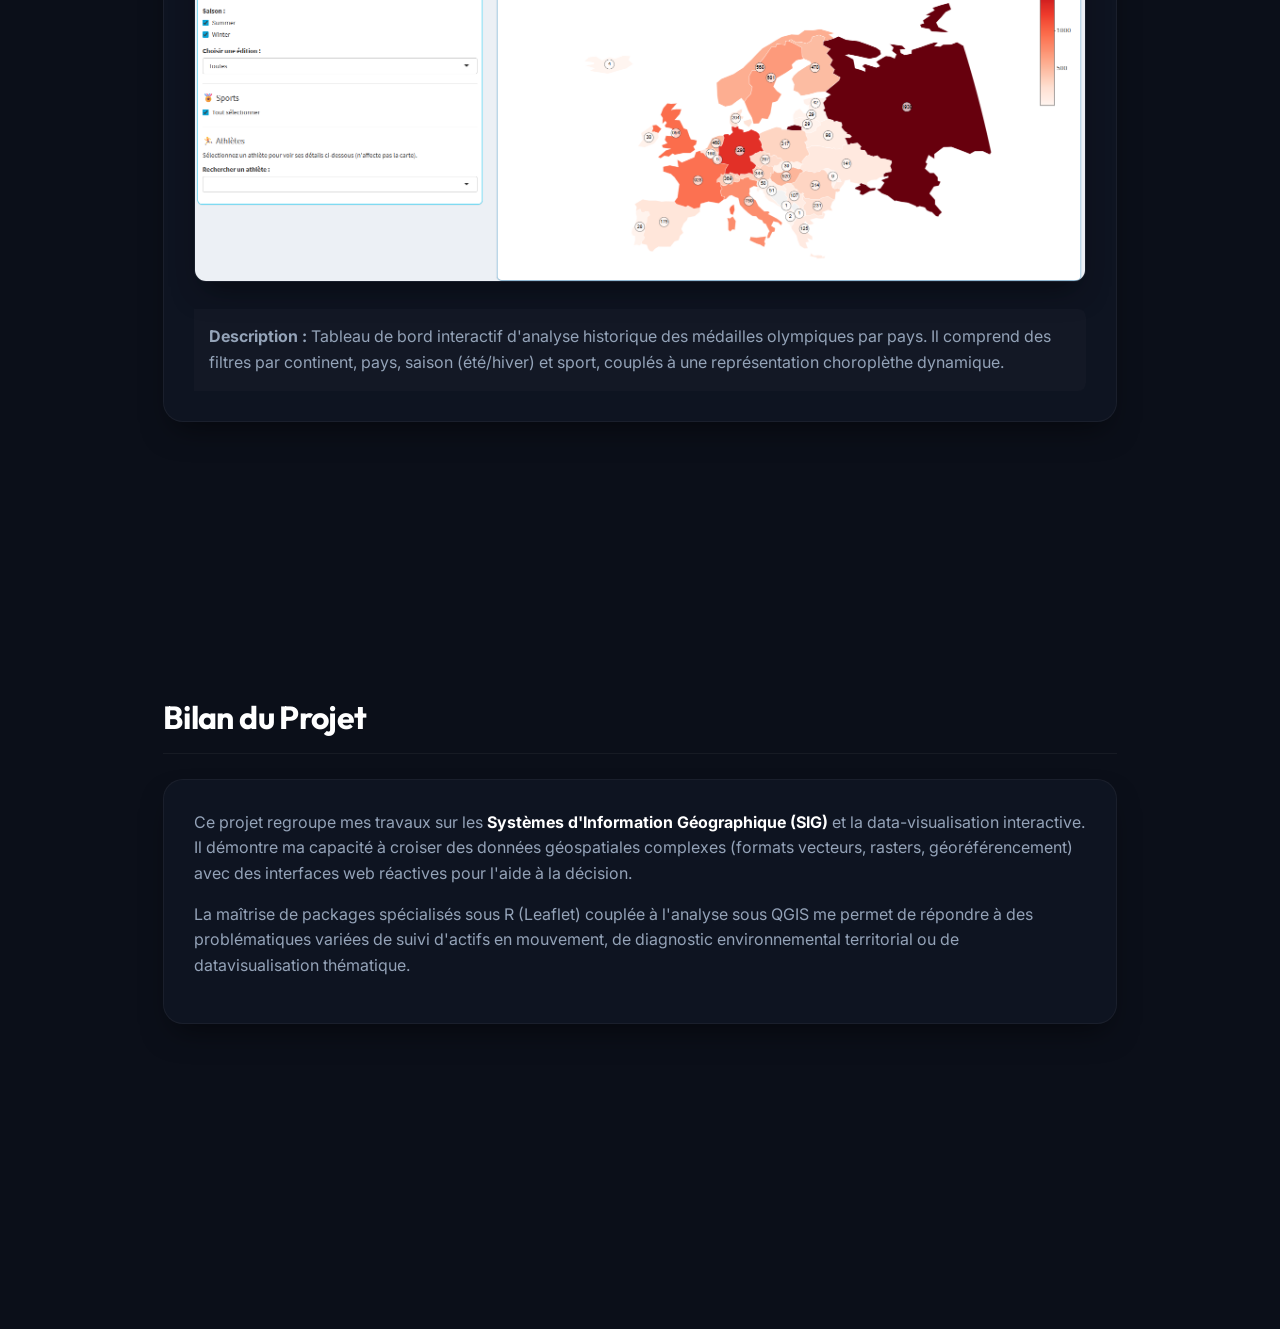
<file: projet_sig_r.html>
<!DOCTYPE html>
<html lang="fr">
<head>
  <meta charset="UTF-8">
  <meta name="viewport" content="width=device-width, initial-scale=1.0">
  <title>Projet SIG sous R | Nathan Moizard</title>
  <link rel="stylesheet" href="style.css">
</head>
<body>
  <!-- Bouton retour -->
  <a href="index.html" class="back-btn">
    <svg width="16" height="16" viewBox="0 0 24 24" fill="none" stroke="currentColor" stroke-width="2" stroke-linecap="round" stroke-linejoin="round">
      <line x1="19" y1="12" x2="5" y2="12"></line>
      <polyline points="12 19 5 12 12 5"></polyline>
    </svg>
    Retour au portfolio
  </a>

  <!-- En-tête du projet -->
  <header class="project-hero">
    <h1>Projet SIG sous R</h1>
    <p class="project-subtitle">Applications R Shiny interactives et étude cartographique QGIS | R Shiny, QGIS, Leaflet API</p>
  </header>

  <main class="container">
    <!-- Section 1 : Présentation -->
    <section class="section-detail">
      <h2>Présentation du projet</h2>
      
      <!-- Technologies utilisées -->
      <div class="skills-container">
        <span class="skill-pill">R (Shiny / Shinydashboard)</span>
        <span class="skill-pill">QGIS (Raster / Vecteur)</span>
        <span class="skill-pill">Leaflet API & REST APIs</span>
        <span class="skill-pill">Cartographie Thématique</span>
        <span class="skill-pill">Analyse Spatiale</span>
      </div>
      
      <!-- Informations projet -->
      <div class="project-info">
        <div class="info-card glass">
          <h3>Type de projet</h3>
          <p>Projets académiques et personnels (BUT Science des Données)</p>
          <h4>Objectifs :</h4>
          <p>Développer des applications décisionnelles géographiques dynamiques (R Shiny) et réaliser des analyses de télédétection spatialisées (QGIS).</p>
        </div>
        
        <div class="info-card glass">
          <h3>Livrables</h3>
          <ul>
            <li>Dashboard interactif R Shiny de suivi spatial</li>
            <li>Dashboard interactif R Shiny d'analyse olympique</li>
            <li>Couches géographiques et analyses d'enneigement sous QGIS</li>
          </ul>
        </div>
        
        <div class="info-card glass">
          <h3>Outils principaux</h3>
          <p><strong>RStudio:</strong> Packages Shiny, Shinydashboard, Leaflet, Plotly, Dplyr</p>
          <p><strong>QGIS:</strong> Outils rasters, calculatrice de champs, symbologies</p>
        </div>
      </div>
    </section>

    <!-- Section 2 : Présentation des Applications -->
    <section class="section-detail">
      <h2>Détails des Réalisations</h2>
      
      <div style="display: flex; flex-direction: column; gap: 50px; margin-top: 30px;">
        
        <!-- Application 1 -->
        <div class="glass" style="padding: 30px; border-radius: var(--radius-lg);">
          <h3 style="color: var(--primary); font-size: 1.4rem; margin-bottom: 15px;">🛰️ Application R Shiny : Suivi de l'ISS en Temps Réel</h3>
          <div style="text-align: center; margin: 20px 0;">
            <img src="Spatial projet.png" alt="Dashboard Suivi Spatial ISS Shiny" style="width: 100%; max-width: 900px; border-radius: var(--radius-md); border: 1px solid var(--border-color); box-shadow: var(--shadow);">
          </div>
          <p style="color: var(--text-muted); line-height: 1.6; font-size: 1rem; margin-top: 15px; background: rgba(255, 255, 255, 0.02); padding: 15px; border-left: 4px solid var(--primary); border-radius: 0 var(--radius-sm) var(--radius-sm) 0;">
            <strong>Description :</strong> Cette application permet de cartographier la position de la Station Spatiale Internationale (ISS) en temps réel avec des appels API toutes les 10 secondes. Elle intègre le calcul de la ligne jour/nuit (terminator) et le filtrage dynamique des bases de lancements spaciaux mondiaux.
          </p>
        </div>

        <!-- Application 2 -->
        <div class="glass" style="padding: 30px; border-radius: var(--radius-lg);">
          <h3 style="color: var(--accent); font-size: 1.4rem; margin-bottom: 15px;">🏔️ Étude Cartographique QGIS : Évolution de l'enneigement en Isère</h3>
          <div style="text-align: center; margin: 20px 0;">
            <img src="neige_isere.png" alt="Cartes QGIS Perte de Neige en Isere" style="width: 100%; max-width: 900px; border-radius: var(--radius-md); border: 1px solid var(--border-color); box-shadow: var(--shadow);">
          </div>
          <p style="color: var(--text-muted); line-height: 1.6; font-size: 1rem; margin-top: 15px; background: rgba(255, 255, 255, 0.02); padding: 15px; border-left: 4px solid var(--accent); border-radius: 0 var(--radius-sm) var(--radius-sm) 0;">
            <strong>Description :</strong> Analyse spatiale de la couverture neigeuse en Isère sur deux périodes climatiques clés (1970-2000 vs. 2001-2023). La différence de rasters met en évidence une baisse significative de l'épaisseur moyenne de neige et du nombre de jours d'enneigement.
          </p>
        </div>

        <!-- Application 3 -->
        <div class="glass" style="padding: 30px; border-radius: var(--radius-lg);">
          <h3 style="color: var(--success); font-size: 1.4rem; margin-bottom: 15px;">🏅 Application R Shiny : Carte des Médailles Olympiques</h3>
          <div style="text-align: center; margin: 20px 0;">
            <img src="Projet SIG JO.png" alt="Dashboard Shiny Medailles Olympiques" style="width: 100%; max-width: 900px; border-radius: var(--radius-md); border: 1px solid var(--border-color); box-shadow: var(--shadow);">
          </div>
          <p style="color: var(--text-muted); line-height: 1.6; font-size: 1rem; margin-top: 15px; background: rgba(255, 255, 255, 0.02); padding: 15px; border-left: 4px solid var(--success); border-radius: 0 var(--radius-sm) var(--radius-sm) 0;">
            <strong>Description :</strong> Tableau de bord interactif d'analyse historique des médailles olympiques par pays. Il comprend des filtres par continent, pays, saison (été/hiver) et sport, couplés à une représentation choroplèthe dynamique.
          </p>
        </div>

      </div>
    </section>

    <!-- Section 3 : Bilan -->
    <section class="section-detail">
      <h2>Bilan du Projet</h2>
      <div class="text-box glass">
        <p>
          Ce projet regroupe mes travaux sur les <strong>Systèmes d'Information Géographique (SIG)</strong> et la data-visualisation interactive. Il démontre ma capacité à croiser des données géospatiales complexes (formats vecteurs, rasters, géoréférencement) avec des interfaces web réactives pour l'aide à la décision.
        </p>
        <p>
          La maîtrise de packages spécialisés sous R (Leaflet) couplée à l'analyse sous QGIS me permet de répondre à des problématiques variées de suivi d'actifs en mouvement, de diagnostic environnemental territorial ou de datavisualisation thématique.
        </p>
      </div>
    </section>
  </main>
</body>
</html>
</file>
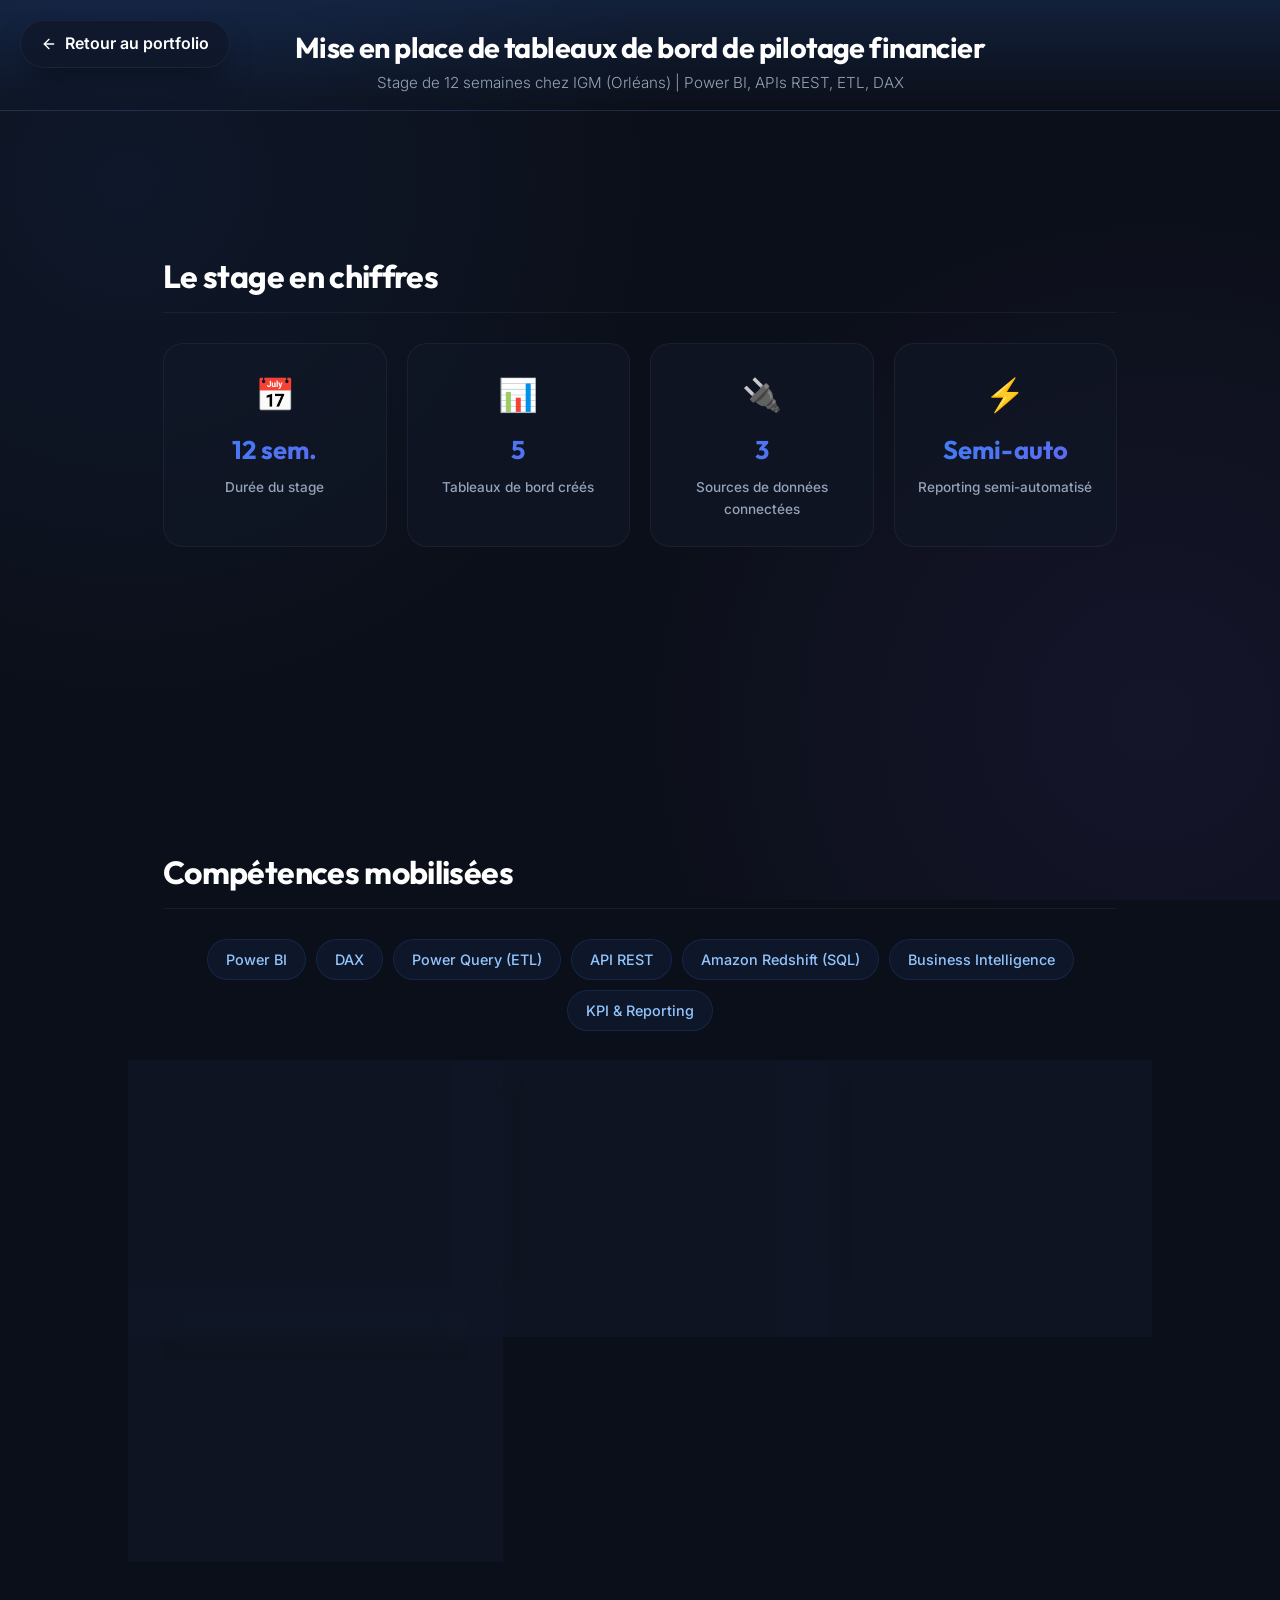
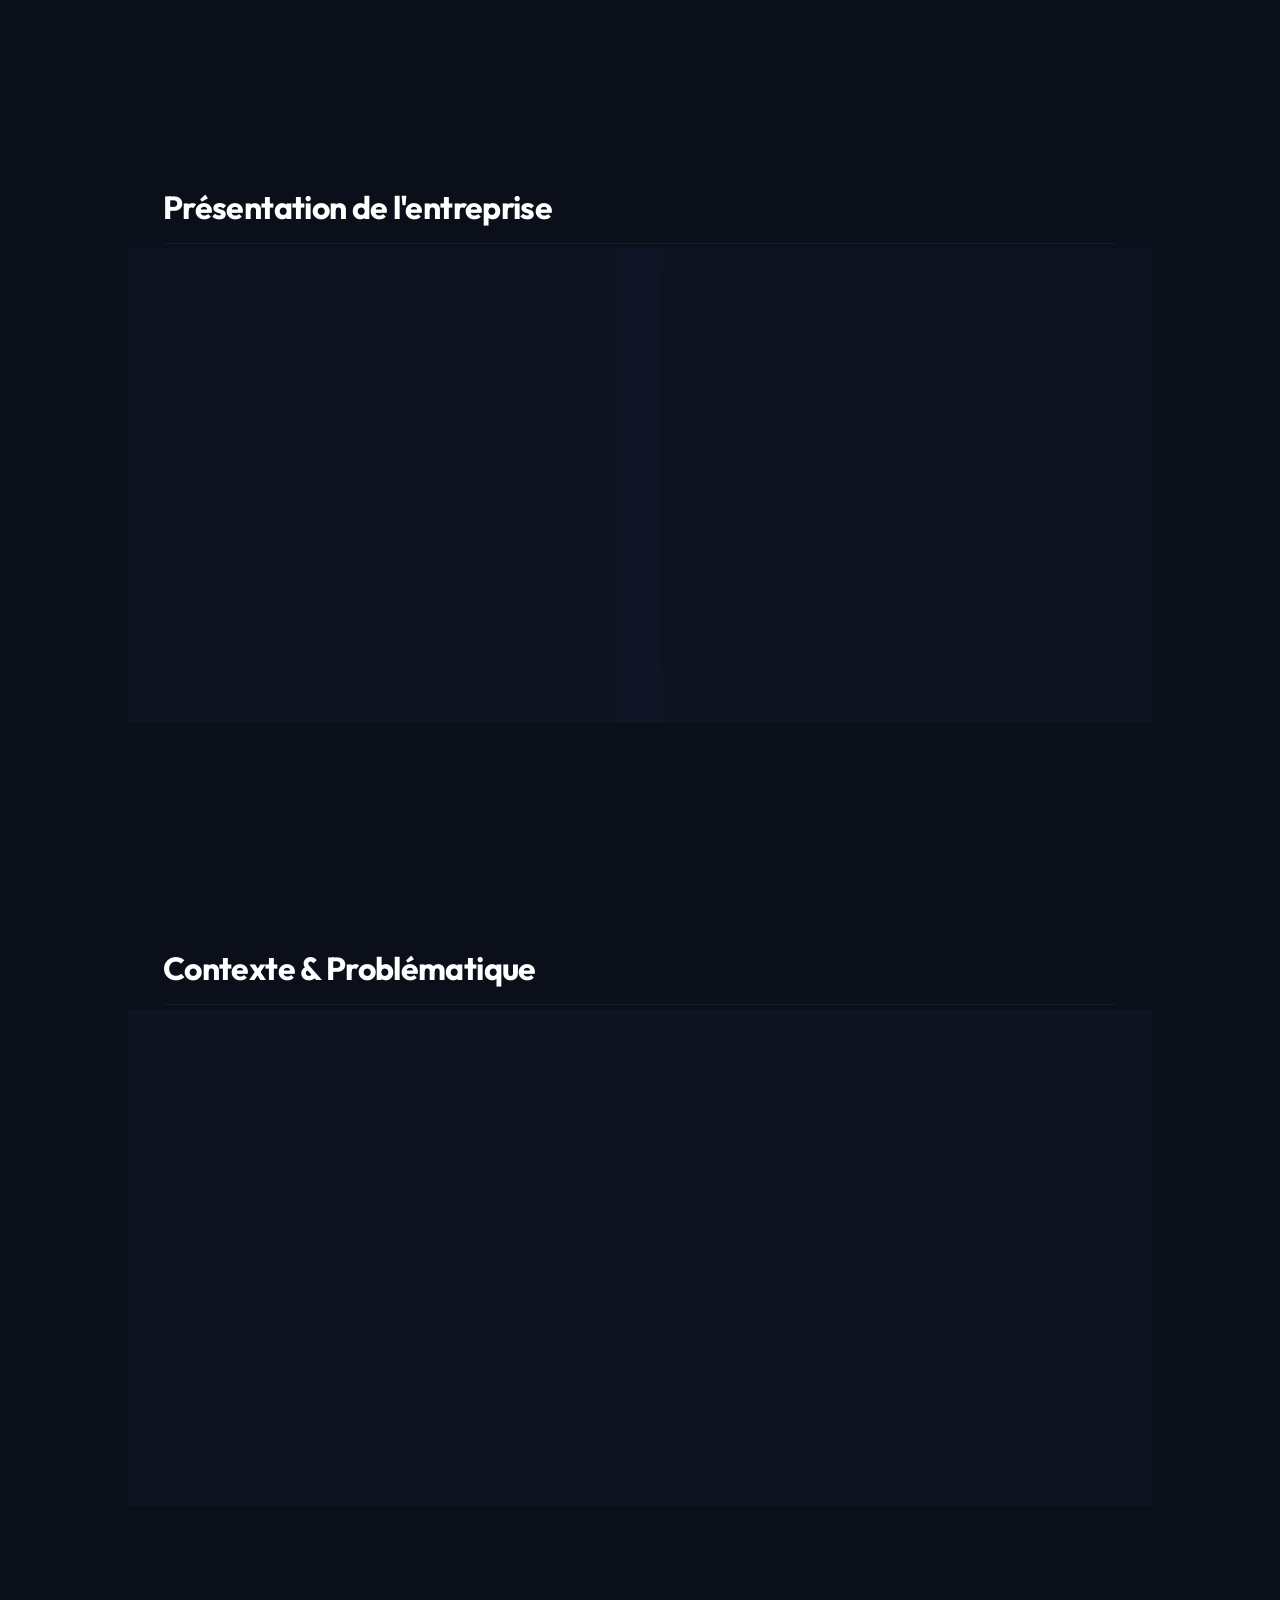
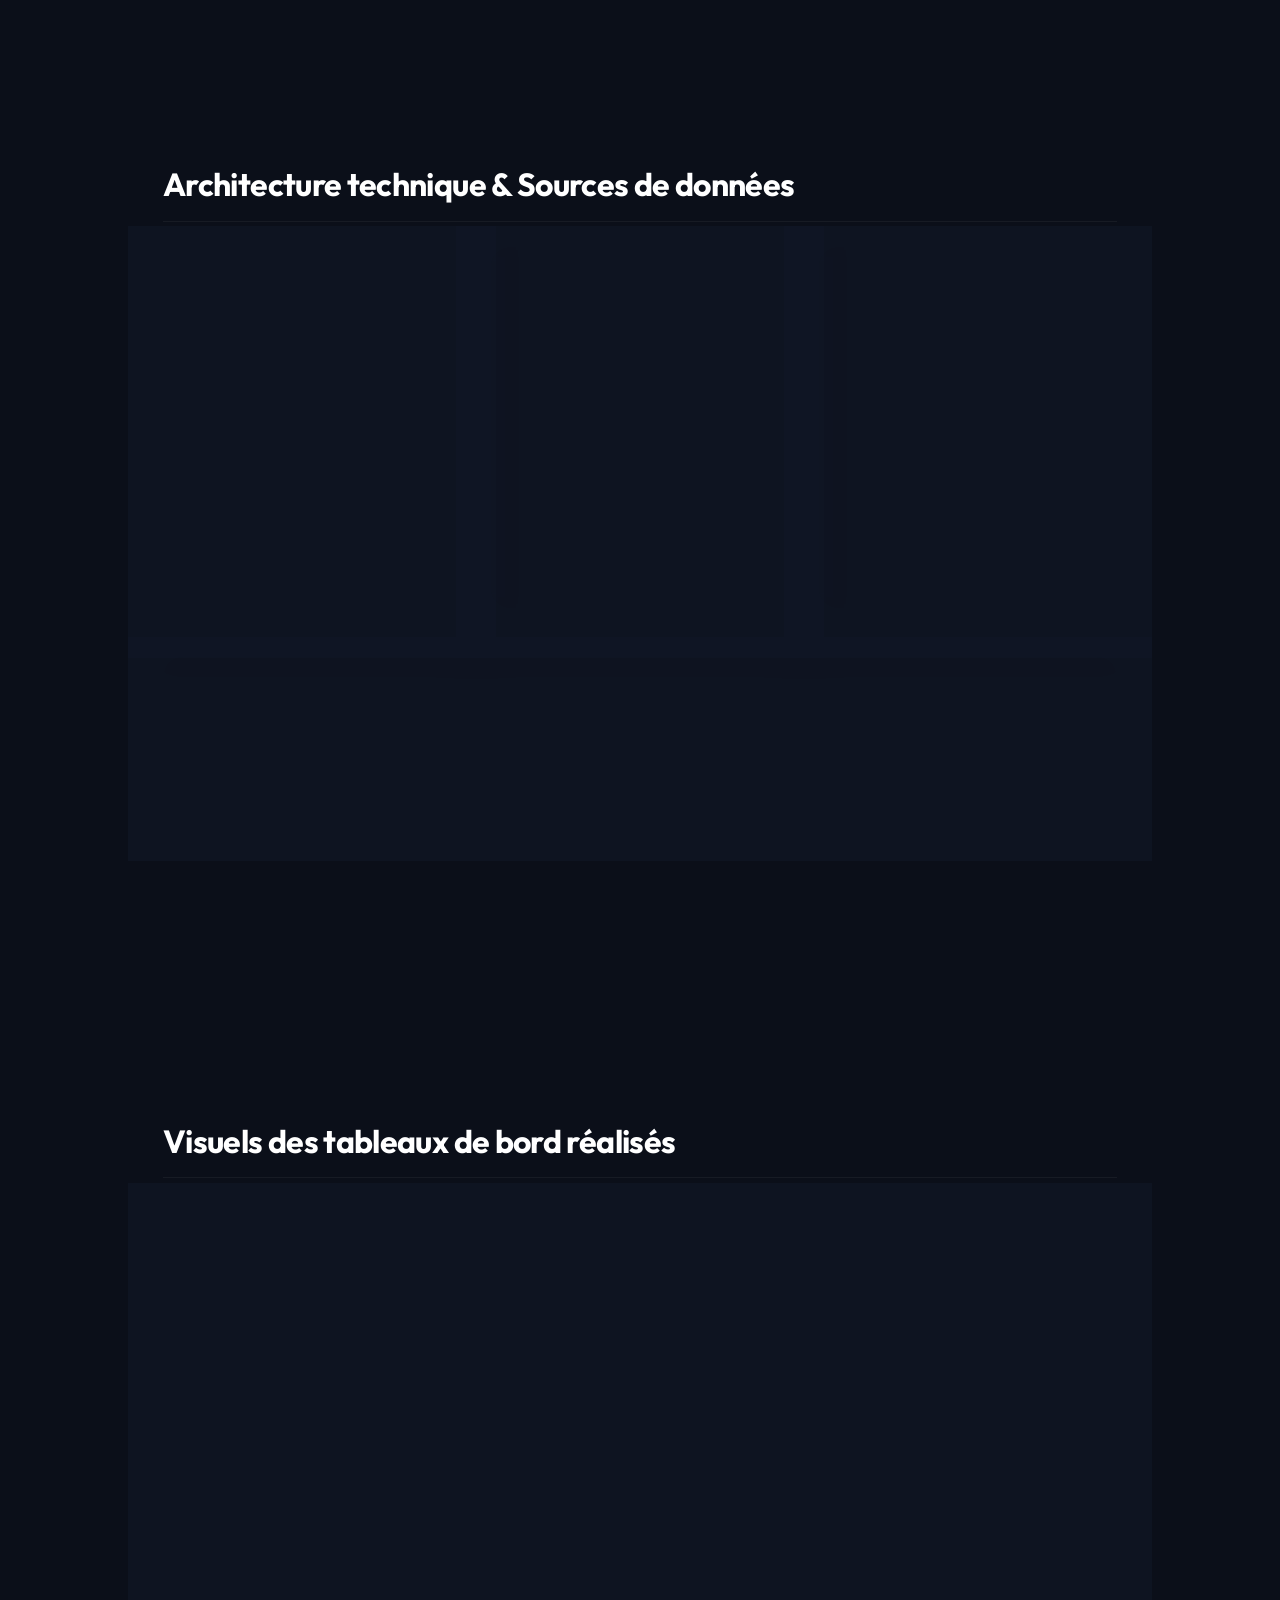
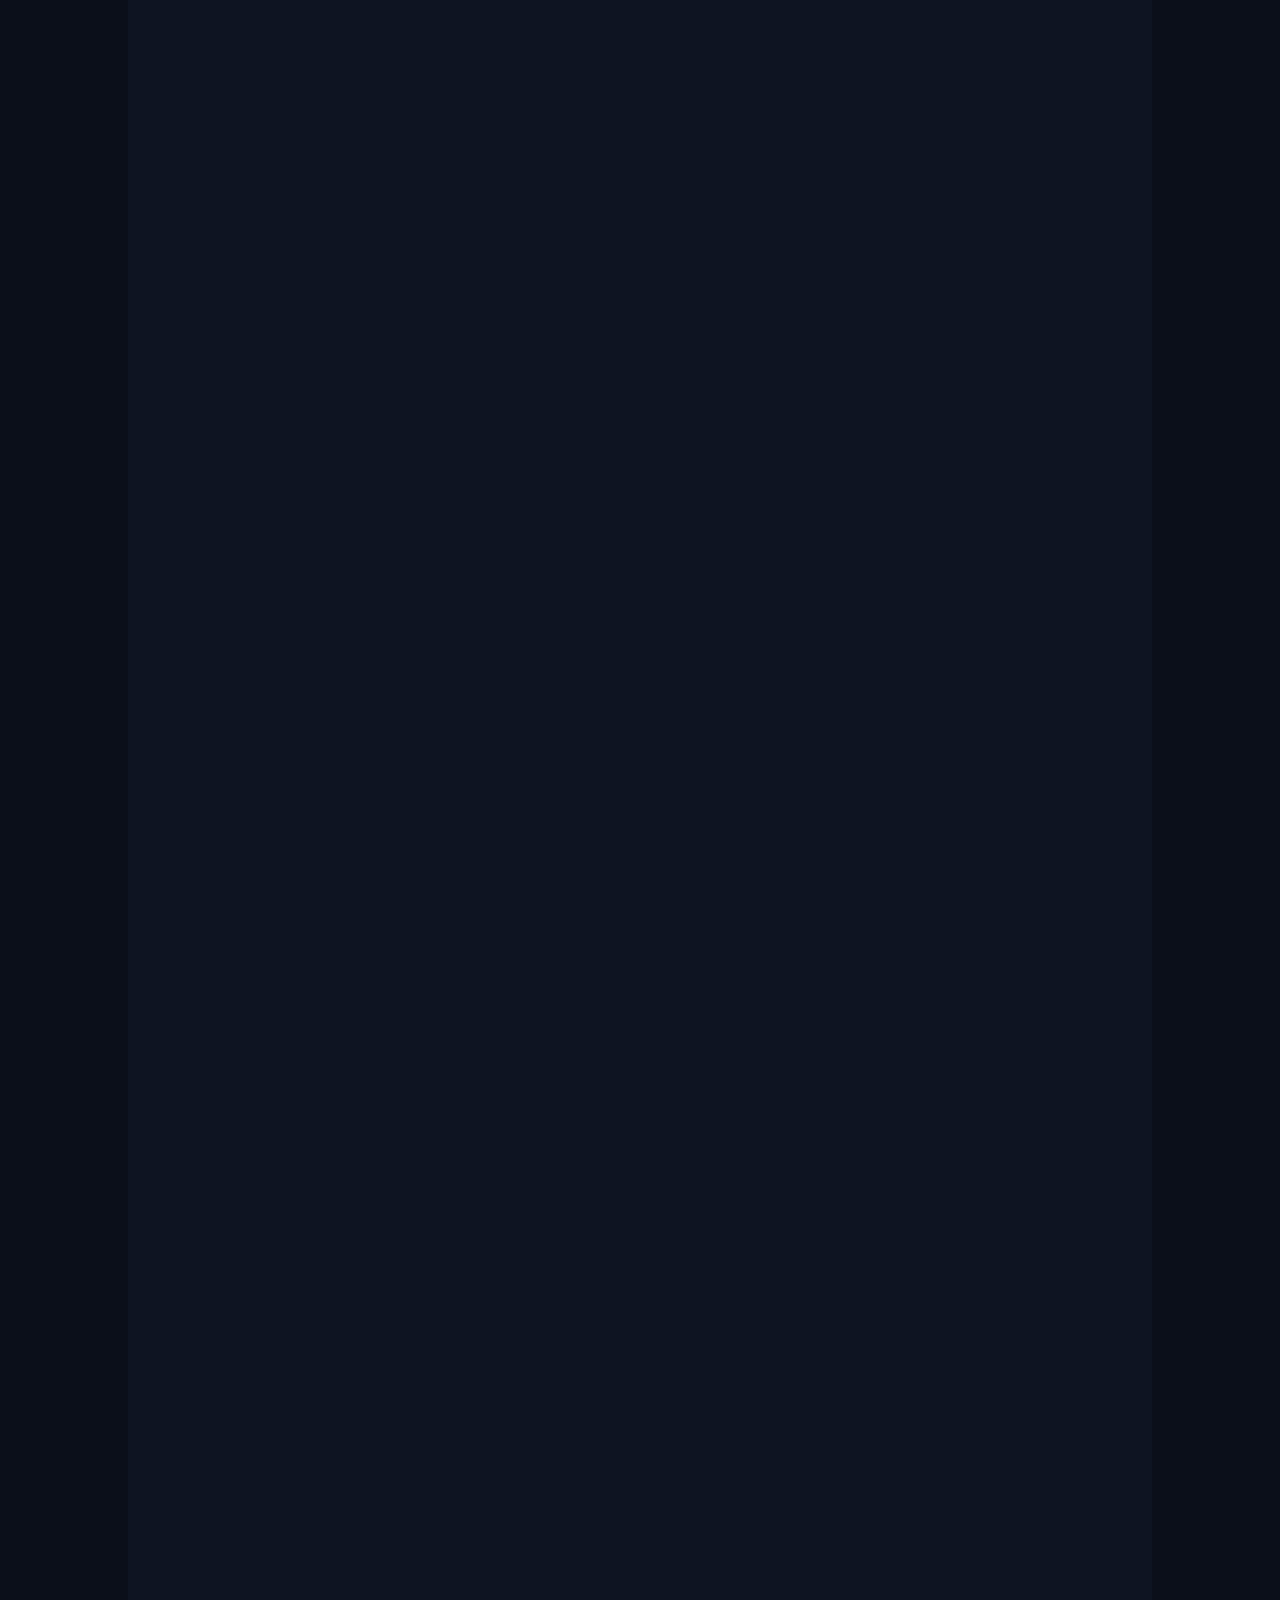
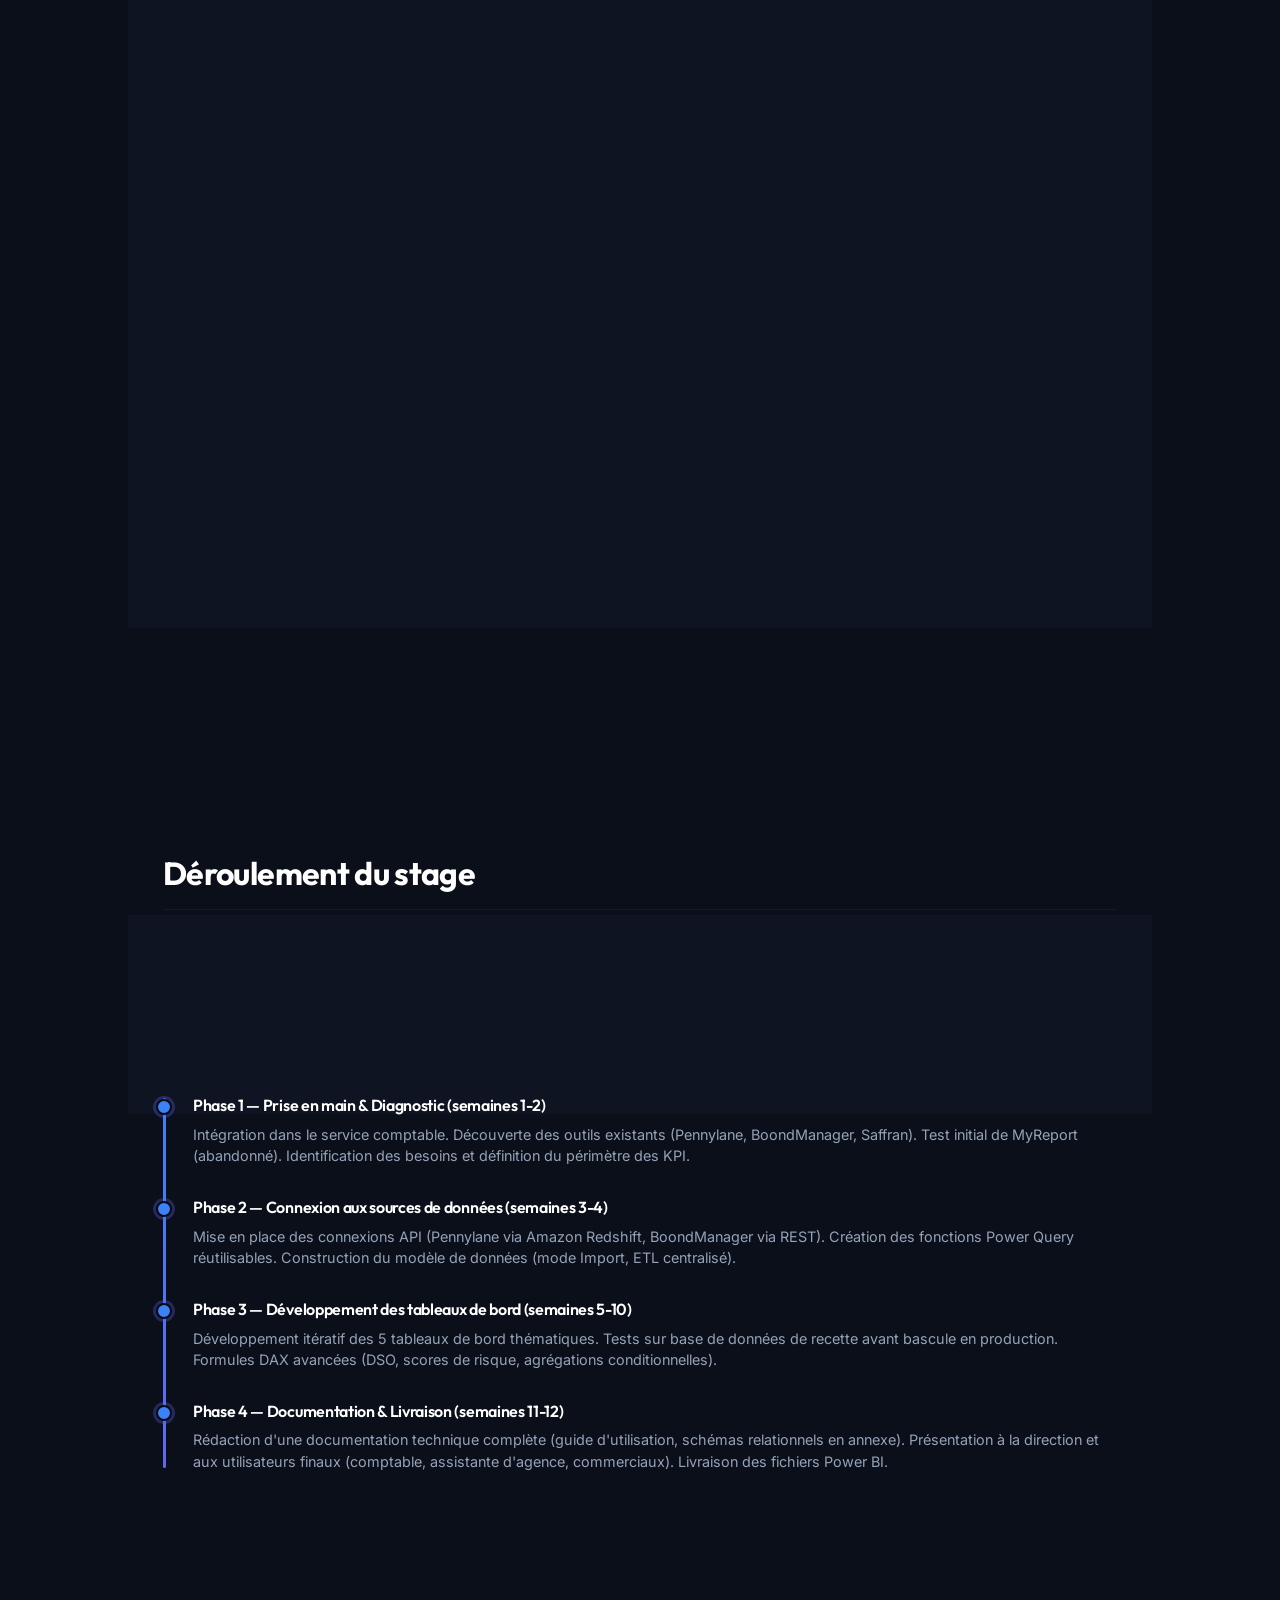
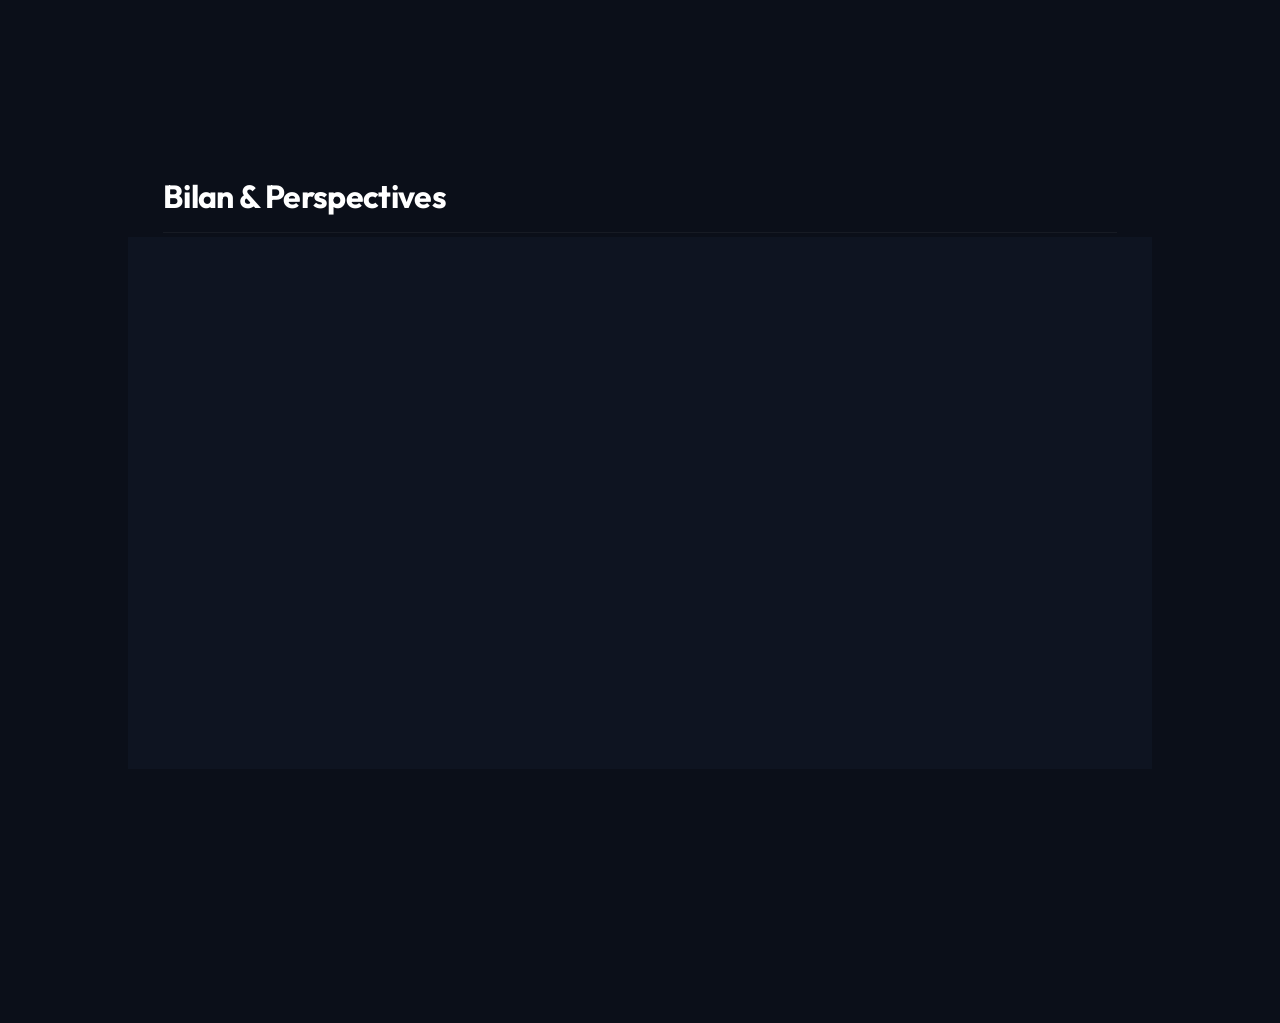
<file: stage.html>
<!DOCTYPE html>
<html lang="fr">
<head>
  <meta charset="UTF-8">
  <meta name="viewport" content="width=device-width, initial-scale=1.0">
  <title>Tableaux de bord de pilotage financier | Nathan Moizard</title>
  <meta name="description" content="Stage de Nathan Moizard chez IGM (Orléans) : mise en place de tableaux de bord de pilotage financier avec Power BI, APIs REST et ETL.">
  <link href="https://fonts.googleapis.com/css2?family=Inter:wght@300;400;500;600;700&family=Outfit:wght@400;500;600;700;800&display=swap" rel="stylesheet">
  <link rel="stylesheet" href="style.css">
  <style>
    .kpi-grid {
      display: grid;
      grid-template-columns: repeat(auto-fit, minmax(200px, 1fr));
      gap: 20px;
      margin: 30px 0;
    }
    .kpi-card {
      padding: 25px 20px;
      text-align: center;
      border-radius: var(--radius-lg);
      background: var(--bg-card);
      border: 1px solid var(--border-color);
      transition: var(--transition);
    }
    .kpi-card:hover {
      transform: translateY(-4px);
      border-color: var(--border-color-hover);
      box-shadow: 0 15px 30px -10px rgba(99, 102, 241, 0.15);
    }
    .kpi-card .kpi-icon {
      font-size: 2rem;
      margin-bottom: 10px;
    }
    .kpi-card .kpi-value {
      font-size: 1.6rem;
      font-weight: 700;
      font-family: 'Outfit', sans-serif;
      background: var(--primary-gradient);
      -webkit-background-clip: text;
      -webkit-text-fill-color: transparent;
      margin-bottom: 6px;
    }
    .kpi-card .kpi-label {
      font-size: 0.85rem;
      color: var(--text-muted);
      font-weight: 500;
    }
    .timeline {
      position: relative;
      padding-left: 30px;
      margin-top: 20px;
    }
    .timeline::before {
      content: '';
      position: absolute;
      left: 0;
      top: 5px;
      bottom: 5px;
      width: 3px;
      background: var(--primary-gradient);
      border-radius: 2px;
    }
    .timeline-item {
      position: relative;
      margin-bottom: 28px;
    }
    .timeline-item::before {
      content: '';
      position: absolute;
      left: -37px;
      top: 6px;
      width: 12px;
      height: 12px;
      border-radius: 50%;
      background: var(--primary);
      border: 2px solid var(--bg-deep);
      box-shadow: 0 0 0 3px rgba(99, 102, 241, 0.3);
    }
    .timeline-item h4 {
      color: #fff;
      font-size: 1rem;
      font-weight: 600;
      margin-bottom: 5px;
    }
    .timeline-item p {
      color: var(--text-muted);
      font-size: 0.9rem;
      line-height: 1.5;
    }
    .source-badge {
      display: inline-flex;
      align-items: center;
      gap: 6px;
      background: rgba(59, 130, 246, 0.08);
      border: 1px solid rgba(59, 130, 246, 0.2);
      color: #93c5fd;
      padding: 4px 12px;
      border-radius: 50px;
      font-size: 0.8rem;
      font-weight: 600;
      margin: 3px;
    }
    .dashboard-section {
      background: var(--bg-card);
      border: 1px solid var(--border-color);
      border-radius: var(--radius-lg);
      padding: 25px;
      margin-bottom: 20px;
      transition: var(--transition);
    }
    .dashboard-section:hover {
      border-color: var(--border-color-hover);
      transform: translateX(5px);
    }
    .dashboard-section h4 {
      color: #fff;
      font-size: 1.1rem;
      margin-bottom: 10px;
      display: flex;
      align-items: center;
      gap: 10px;
    }
    .dashboard-section p {
      color: var(--text-muted);
      font-size: 0.92rem;
      line-height: 1.6;
    }
    .company-card {
      display: grid;
      grid-template-columns: 1fr 1fr;
      gap: 30px;
    }
    @media (max-width: 768px) {
      .company-card { grid-template-columns: 1fr; }
    }
  </style>
</head>
<body>
  <!-- Bouton retour -->
  <a href="index.html" class="back-btn">
    <svg width="16" height="16" viewBox="0 0 24 24" fill="none" stroke="currentColor" stroke-width="2" stroke-linecap="round" stroke-linejoin="round">
      <line x1="19" y1="12" x2="5" y2="12"></line>
      <polyline points="12 19 5 12 12 5"></polyline>
    </svg>
    Retour au portfolio
  </a>

  <!-- En-tête du projet -->
  <header class="project-hero">
    <h1>Mise en place de tableaux de bord de pilotage financier</h1>
    <p class="project-subtitle">Stage de 12 semaines chez IGM (Orléans) | Power BI, APIs REST, ETL, DAX</p>
  </header>

  <main class="container">

    <!-- KPIs chiffrés -->
    <section class="section-detail">
      <h2>Le stage en chiffres</h2>
      <div class="kpi-grid">
        <div class="kpi-card">
          <div class="kpi-icon">📅</div>
          <div class="kpi-value">12 sem.</div>
          <div class="kpi-label">Durée du stage</div>
        </div>
        <div class="kpi-card">
          <div class="kpi-icon">📊</div>
          <div class="kpi-value">5</div>
          <div class="kpi-label">Tableaux de bord créés</div>
        </div>
        <div class="kpi-card">
          <div class="kpi-icon">🔌</div>
          <div class="kpi-value">3</div>
          <div class="kpi-label">Sources de données connectées</div>
        </div>
        <div class="kpi-card">
          <div class="kpi-icon">⚡</div>
          <div class="kpi-value">Semi-auto</div>
          <div class="kpi-label">Reporting semi-automatisé</div>
        </div>
      </div>
    </section>

    <!-- Compétences mobilisées -->
    <section class="section-detail">
      <h2>Compétences mobilisées</h2>

      <div class="skills-container">
        <span class="skill-pill">Power BI</span>
        <span class="skill-pill">DAX</span>
        <span class="skill-pill">Power Query (ETL)</span>
        <span class="skill-pill">API REST</span>
        <span class="skill-pill">Amazon Redshift (SQL)</span>
        <span class="skill-pill">Business Intelligence</span>
        <span class="skill-pill">KPI & Reporting</span>
      </div>

      <div class="learned-items" style="margin-top: 40px;">
        <div class="learned-item glass">
          <h3>Power BI & DAX</h3>
          <p>Création de rapports dynamiques multi-pages avec formules DAX avancées (DSO, agrégations conditionnelles, mesures calendaires).</p>
        </div>
        <div class="learned-item glass">
          <h3>API REST & ETL</h3>
          <p>Connexion et extraction de données depuis les APIs de BoondManager et Pennylane (Amazon Redshift) via Power Query.</p>
        </div>
        <div class="learned-item glass">
          <h3>Modélisation BI</h3>
          <p>Architecture en mode Import avec moteur VertiPaq, centralisation des transformations dans Power Query pour optimiser les performances.</p>
        </div>
        <div class="learned-item glass">
          <h3>Gestion & Comptabilité</h3>
          <p>Découverte des processus financiers d'une ESN : facturation, trésorerie, délais de paiement (DSO), chiffre d'affaires, suivi des régiés.</p>
        </div>
      </div>
    </section>

    <!-- Présentation de l'entreprise -->
    <section class="section-detail">
      <h2>Présentation de l'entreprise</h2>
      <div class="company-card">
        <div class="text-box glass" style="margin: 0;">
          <p><strong>🏢 IGM — Informatique Gestion Management</strong></p>
          <p>ESN (Entreprise de Services Numériques) fondée en <strong>1993</strong>, basée à <strong>Saran (Loiret, 45)</strong>, au cœur de la métropole d'Orléans. En 2022, IGM s'est rapprochée de <em>Havana IT & Apps</em> pour former un nouveau groupe (holding NIRVANA).</p>
          <p>L'entreprise compte une <strong>trentaine de salariés</strong> et réalise un chiffre d'affaires d'environ <strong>6 millions d'euros annuels</strong>.</p>
          <p>Membre de <em>Fastor GIE</em>, du <em>GEP45</em> et de la <em>Digital Loire Valley</em>.</p>
        </div>
        <div class="text-box glass" style="margin: 0;">
          <p><strong>🛠️ Services proposés</strong></p>
          <ul>
            <li><strong>Forfait</strong> : projets au périmètre défini, développement depuis le centre de Saran.</li>
            <li><strong>Régie</strong> : consultants IGM en mission chez le client.</li>
            <li><strong>TMA</strong> : Tierce Maintenance Applicative (corrective, évolutive, préventive).</li>
            <li><strong>Formations Qualiopi</strong> : certifiée depuis 2021 (logiciel MyReport).</li>
          </ul>
        </div>
      </div>
    </section>

    <!-- Contexte du projet -->
    <section class="section-detail">
      <h2>Contexte & Problématique</h2>
      <div class="text-box glass">
        <p><strong>Situation initiale :</strong> Les tableaux de bord financiers d'IGM étaient entièrement réalisés sur <strong>Excel</strong>, avec des exports manuels depuis les logiciels de gestion (Pennylane, BoondManager, Saffran). Ce processus était <strong>très chronophage</strong>, sujet aux erreurs de saisie et difficile à maintenir.</p>
        <p><strong>Outils de gestion utilisés chez IGM :</strong></p>
        <div style="display: flex; flex-wrap: wrap; gap: 10px; margin: 15px 0;">
          <span class="source-badge">🔵 Pennylane — Comptabilité &amp; facturation</span>
          <span class="source-badge">🟠 BoondManager — Gestion de projets &amp; RH</span>
          <span class="source-badge">🟢 Saffran — Projets forfait &amp; pointage</span>
          <span class="source-badge">🔴 Silae — Gestion des paies</span>
        </div>
        <p><strong>Ma mission :</strong> Créer un système de <strong>reporting semi-automatisé</strong> sous Power BI, connecté aux APIs des logiciels de gestion, pour fournir à la direction des KPI fiables et actualisés en temps réel — sans ressaisie manuelle.</p>
        <p><strong>Enjeu futur :</strong> Les tableaux de bord pourront être étendus aux deux autres entités du groupe (Havana IT & Apps et NIRVANA) selon les besoins.</p>
      </div>
    </section>

    <!-- Architecture technique -->
    <section class="section-detail">
      <h2>Architecture technique & Sources de données</h2>

      <div class="project-info">
        <div class="info-card glass">
          <h3>Pennylane</h3>
          <p>Connexion <strong>Direct Connect</strong> vers un cluster <strong>Amazon Redshift</strong> (lecture seule). Extraction du grand livre (<code>general_ledger</code>) et de la balance générale (<code>trial_balance</code>) pour les calculs de trésorerie et de résultat.</p>
          <p style="margin-top: 10px; font-size: 0.85rem; color: var(--text-muted);">⚠️ Limite : les données au-delà de 2 ans nécessitent l'import du FEC (Fichier des Écritures Comptables).</p>
        </div>

        <div class="info-card glass">
          <h3>BoondManager</h3>
          <p>API REST avec authentification <strong>Basic Auth</strong> (email + mot de passe encodé en base 64). Création d'une <strong>fonction Power Query réutilisable</strong> pour simplifier l'import de chaque table.</p>
          <p style="margin-top: 10px; font-size: 0.85rem; color: var(--text-muted);">Tables : Resources, Orders, Projects, Companies, Invoices, Times, Times-reports, Delivery</p>
        </div>

        <div class="info-card glass">
          <h3>Saffran & Excel</h3>
          <p>Saffran utilisé uniquement pour les données du <strong>Bilan Pédagogique</strong> (table <em>Bill</em>). Un fichier Excel complémentaire permet la saisie des données non accessibles via API (reports à nouveau, collaborateurs, produits/charges).</p>
        </div>
      </div>

      <div class="text-box glass" style="margin-top: 10px;">
        <p><strong>Choix d'architecture :</strong> Mode <strong>Import (VertiPaq)</strong> — les données sont compressées en mémoire pour garantir une réactivité optimale des visuels. L'ensemble de l'ETL (typage, concaténations, jointures) est centralisé dans <strong>Power Query</strong> pour faciliter la maintenance et optimiser la compression colonne.</p>
      </div>
    </section>

    <!-- Visuels du stage 2026 -->
    <section class="section-detail">
      <h2>Visuels des tableaux de bord réalisés</h2>
      <div class="proofs-panel glass" style="width: 100%; max-width: 1200px; margin: 0 auto; padding: 30px;">
        
        <div style="margin-bottom: 40px;">
          <h4 style="border-bottom: 1px solid var(--border-color); padding-bottom: 12px; margin-bottom: 20px; color: #fff;">
            Diagramme de Gantt — Planification du stage
          </h4>
          <img src="stage_gantt.png" alt="Diagramme de Gantt — Planning du stage IGM" class="proof-image" style="width: 100%; max-height: none; margin: 0; display: block; border-radius: var(--radius-md);">
          <p style="font-size: 0.95rem; color: var(--text-muted); margin-top: 15px; line-height: 1.6;">
            <strong>Planification :</strong> Suivi prévisionnel et réel du planning de stage sur les 12 semaines d'implication.
          </p>
        </div>

        <div style="margin-bottom: 40px;">
          <h4 style="border-bottom: 1px solid var(--border-color); padding-bottom: 12px; margin-bottom: 20px; color: #fff;">
            Dashboard Trésorerie — Suivi consolidé des entités (IGM, HAVANA, NIRVANA)
          </h4>
          <img src="stage_tresorerie.png" alt="Tableau de bord Trésorerie Power BI IGM" class="proof-image" style="width: 100%; max-height: none; margin: 0; display: block; border-radius: var(--radius-md);">
          <p style="font-size: 0.95rem; color: var(--text-muted); margin-top: 15px; line-height: 1.6;">
            <strong>Dashboard Trésorerie :</strong> Suivi du solde consolidé des 3 entités du groupe avec évolution mensuelle des entrées/sorties. Solde au 31/12/2025 : <strong>678 757 €</strong>.
          </p>
        </div>

        <div style="margin-bottom: 40px;">
          <h4 style="border-bottom: 1px solid var(--border-color); padding-bottom: 12px; margin-bottom: 20px; color: #fff;">
            Tableau de bord général (Vue de synthèse)
          </h4>
          <img src="stage_general.png" alt="Tableau de bord général IGM" class="proof-image" style="width: 100%; max-height: none; margin: 0; display: block; border-radius: var(--radius-md);">
          <p style="font-size: 0.95rem; color: var(--text-muted); margin-top: 15px; line-height: 1.6;">
            <strong>Vue Synthèse :</strong> Indique les chiffres d'affaires HT et TTC facturés, les encours clients et fournisseurs, et le suivi global de l'activité.
          </p>
        </div>

        <div>
          <h4 style="border-bottom: 1px solid var(--border-color); padding-bottom: 12px; margin-bottom: 20px; color: #fff;">
            Dashboard Chiffre d'affaires — Répartition sectorielle
          </h4>
          <img src="stage_ca.png" alt="Tableau de bord Chiffre d'affaires Power BI IGM" class="proof-image" style="width: 100%; max-height: none; margin: 0; display: block; border-radius: var(--radius-md);">
          <p style="font-size: 0.95rem; color: var(--text-muted); margin-top: 15px; line-height: 1.6;">
            <strong>Analyse CA :</strong> Répartition du chiffre d'affaires par secteur d'activité (industrie, commerce, services) et suivi des évolutions par mois et années.
          </p>
        </div>

      </div>
    </section>

    <!-- Planning -->
    <section class="section-detail">
      <h2>Déroulement du stage</h2>
      <div class="text-box glass" style="margin-bottom: 30px;">
        <p>Un <strong>diagramme de Gantt</strong> a été établi avant le début du stage pour cadrer les phases du projet. Il a globalement été respecté sur les 12 semaines.</p>
      </div>
      <div class="timeline">
        <div class="timeline-item">
          <h4>Phase 1 — Prise en main & Diagnostic (semaines 1-2)</h4>
          <p>Intégration dans le service comptable. Découverte des outils existants (Pennylane, BoondManager, Saffran). Test initial de MyReport (abandonné). Identification des besoins et définition du périmètre des KPI.</p>
        </div>
        <div class="timeline-item">
          <h4>Phase 2 — Connexion aux sources de données (semaines 3-4)</h4>
          <p>Mise en place des connexions API (Pennylane via Amazon Redshift, BoondManager via REST). Création des fonctions Power Query réutilisables. Construction du modèle de données (mode Import, ETL centralisé).</p>
        </div>
        <div class="timeline-item">
          <h4>Phase 3 — Développement des tableaux de bord (semaines 5-10)</h4>
          <p>Développement itératif des 5 tableaux de bord thématiques. Tests sur base de données de recette avant bascule en production. Formules DAX avancées (DSO, scores de risque, agrégations conditionnelles).</p>
        </div>
        <div class="timeline-item">
          <h4>Phase 4 — Documentation & Livraison (semaines 11-12)</h4>
          <p>Rédaction d'une documentation technique complète (guide d'utilisation, schémas relationnels en annexe). Présentation à la direction et aux utilisateurs finaux (comptable, assistante d'agence, commerciaux). Livraison des fichiers Power BI.</p>
        </div>
      </div>
    </section>

    <!-- Bilan -->
    <section class="section-detail">
      <h2>Bilan & Perspectives</h2>
      <div class="text-box glass">
        <p><strong>Apports pour l'entreprise :</strong></p>
        <ul>
          <li>Élimination des saisies manuelles chronophages sur Excel.</li>
          <li>KPI fiables et actualisés disponibles en quelques clics.</li>
          <li>Meilleure visibilité sur la trésorerie, les délais de paiement (DSO) et la rentabilité par commercial.</li>
          <li>Détection automatique des anomalies de synchronisation entre BoondManager et Pennylane.</li>
          <li>Extensible aux entités Havana IT & Apps et NIRVANA si nécessaire.</li>
        </ul>
        <p style="margin-top: 15px;"><strong>Apports personnels :</strong></p>
        <p>Ce stage m'a permis d'approfondir Power BI et l'intégration via APIs REST dans un contexte professionnel réel. J'ai découvert la comptabilité et la gestion d'une ESN, et renforcé ma capacité à concevoir des solutions de BI adaptées aux besoins métier.</p>
        <p>Cette expérience confirme mon intérêt pour me spécialiser dans la cartographie et l'analyse spatiale.</p>
      </div>
    </section>

  </main>
</body>
</html>
</file>
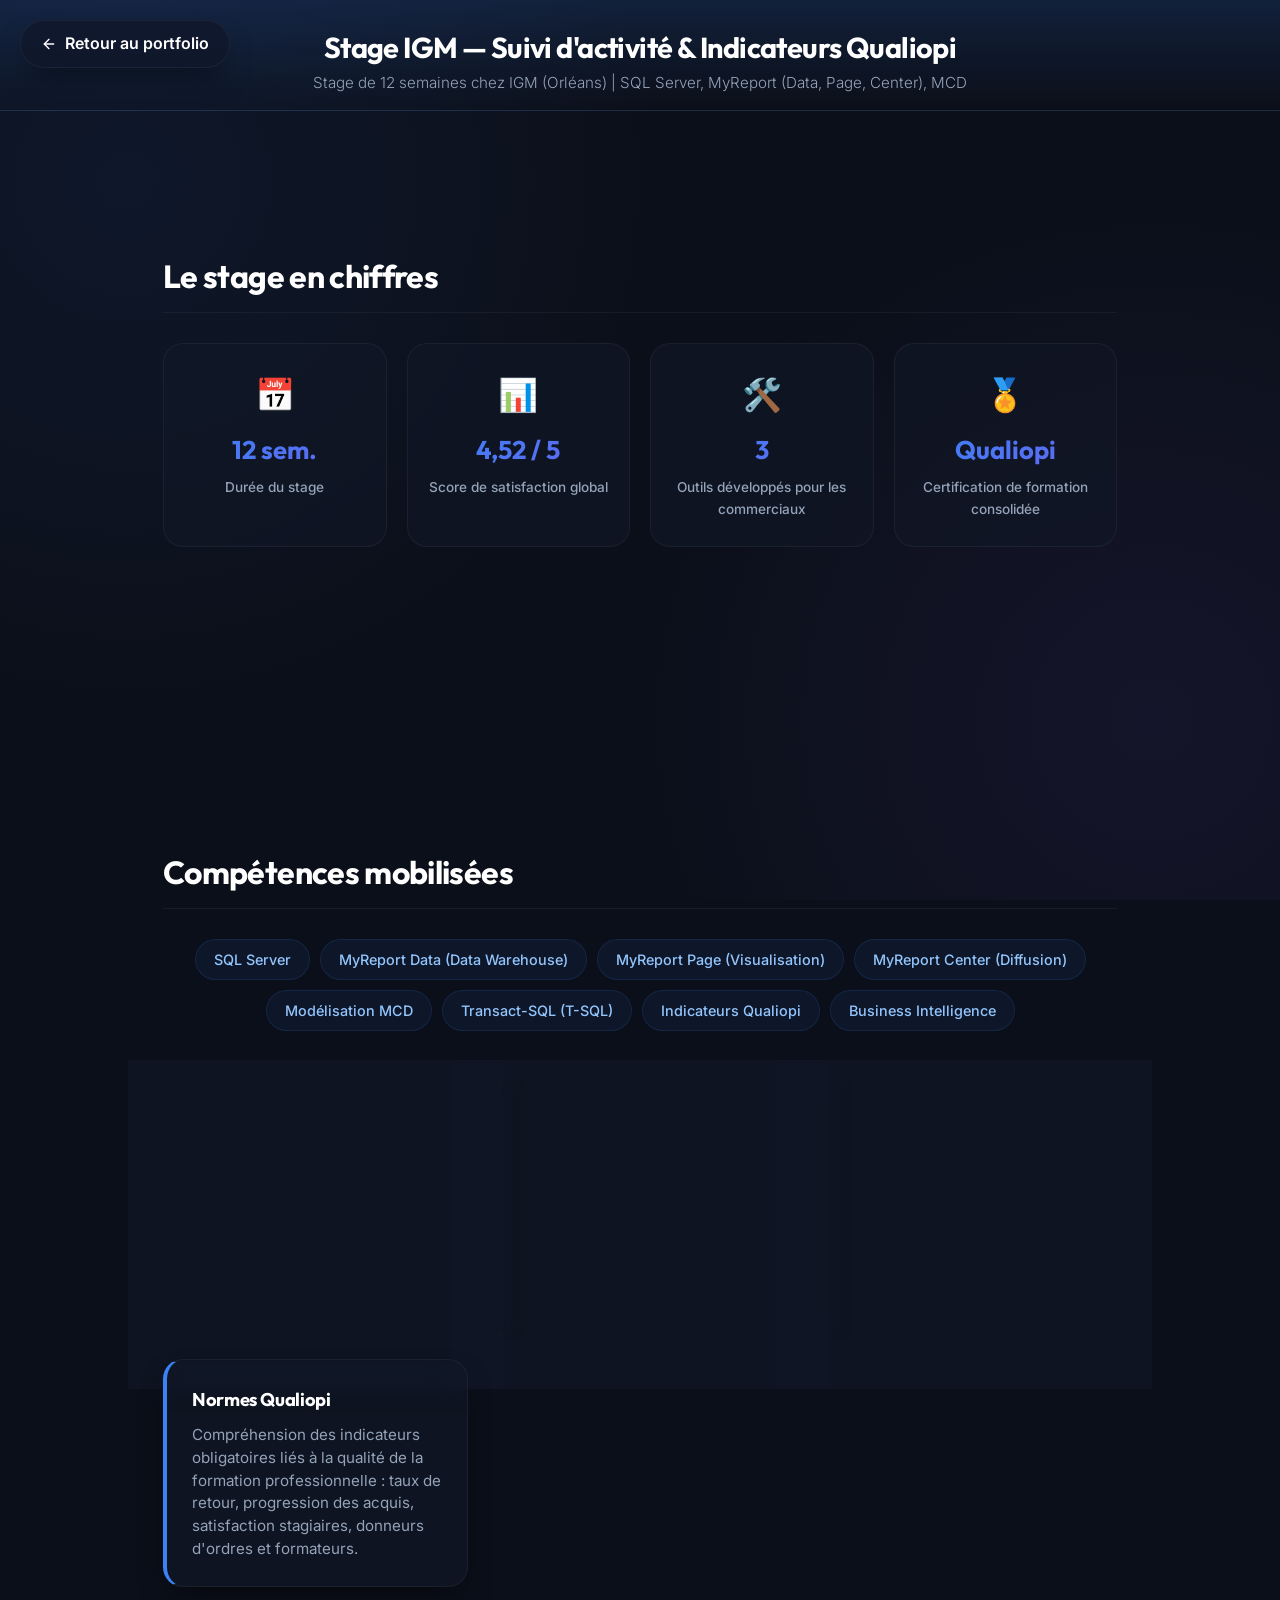
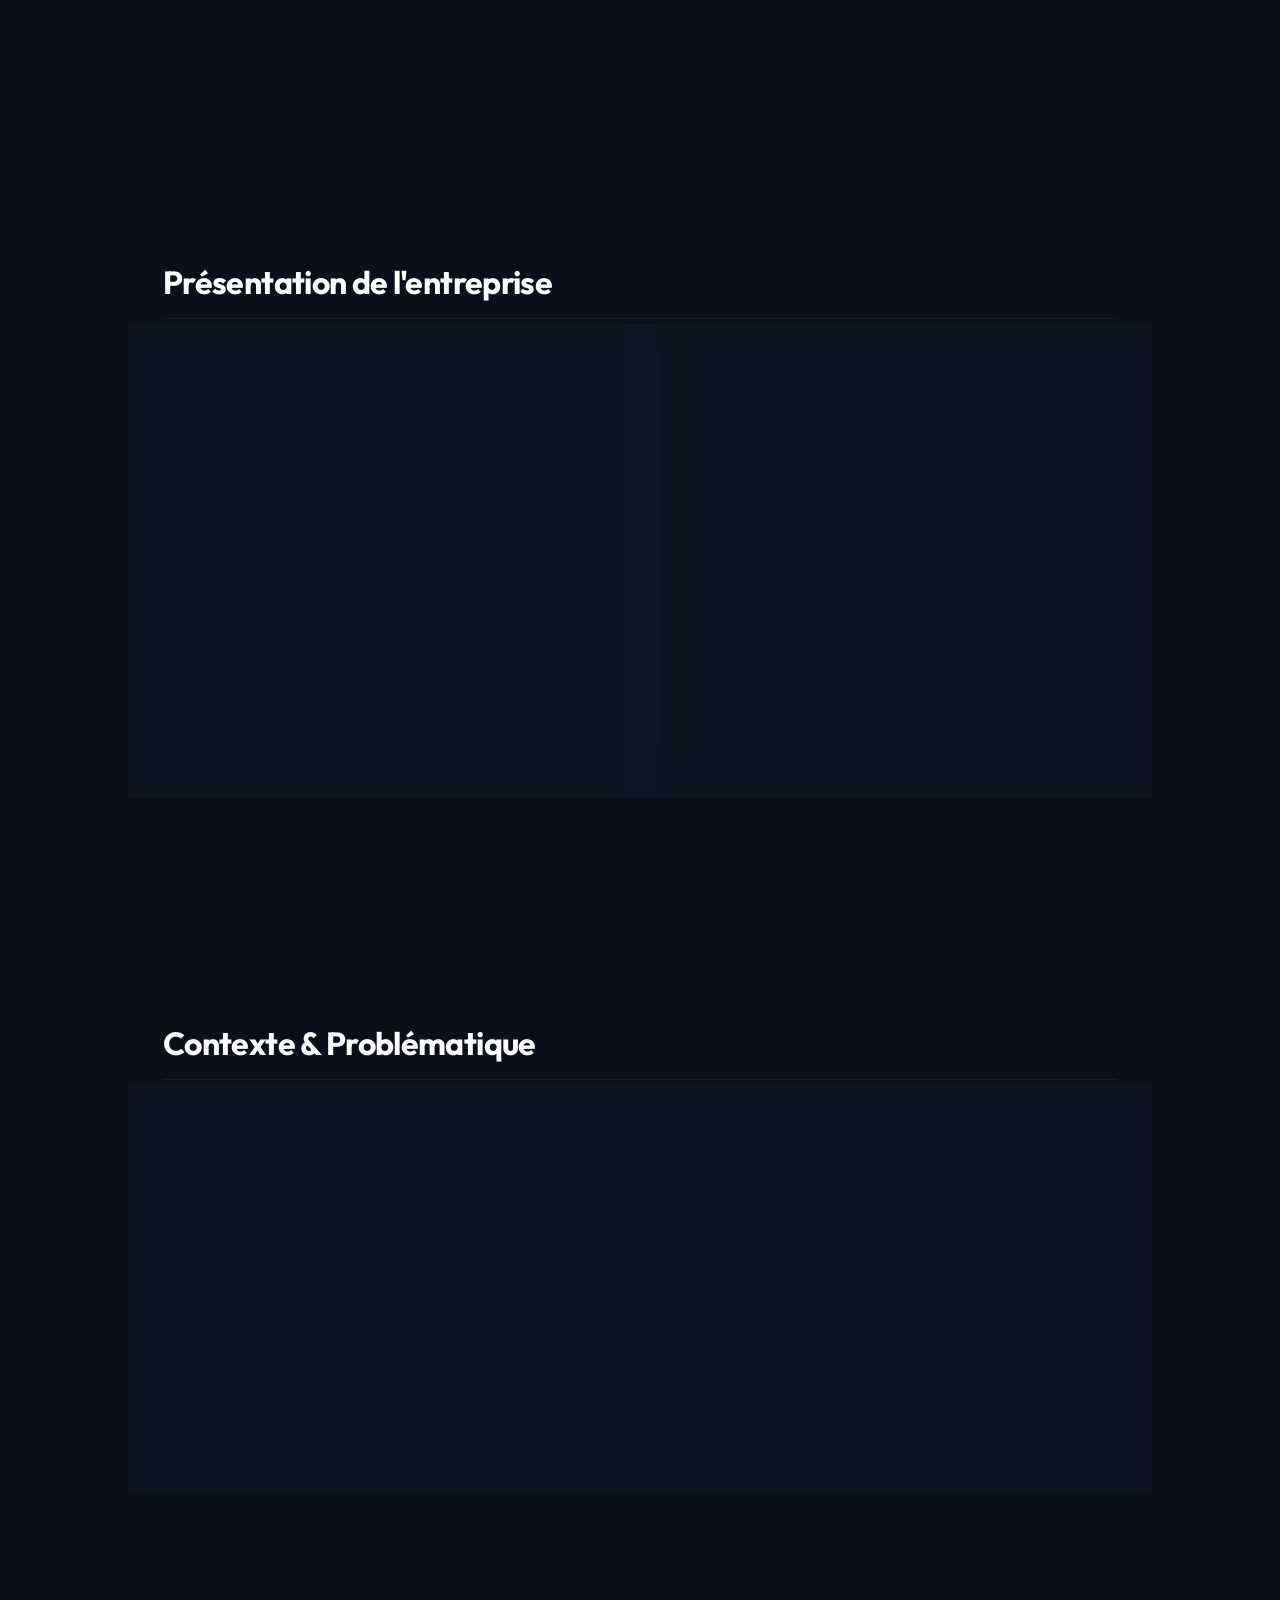
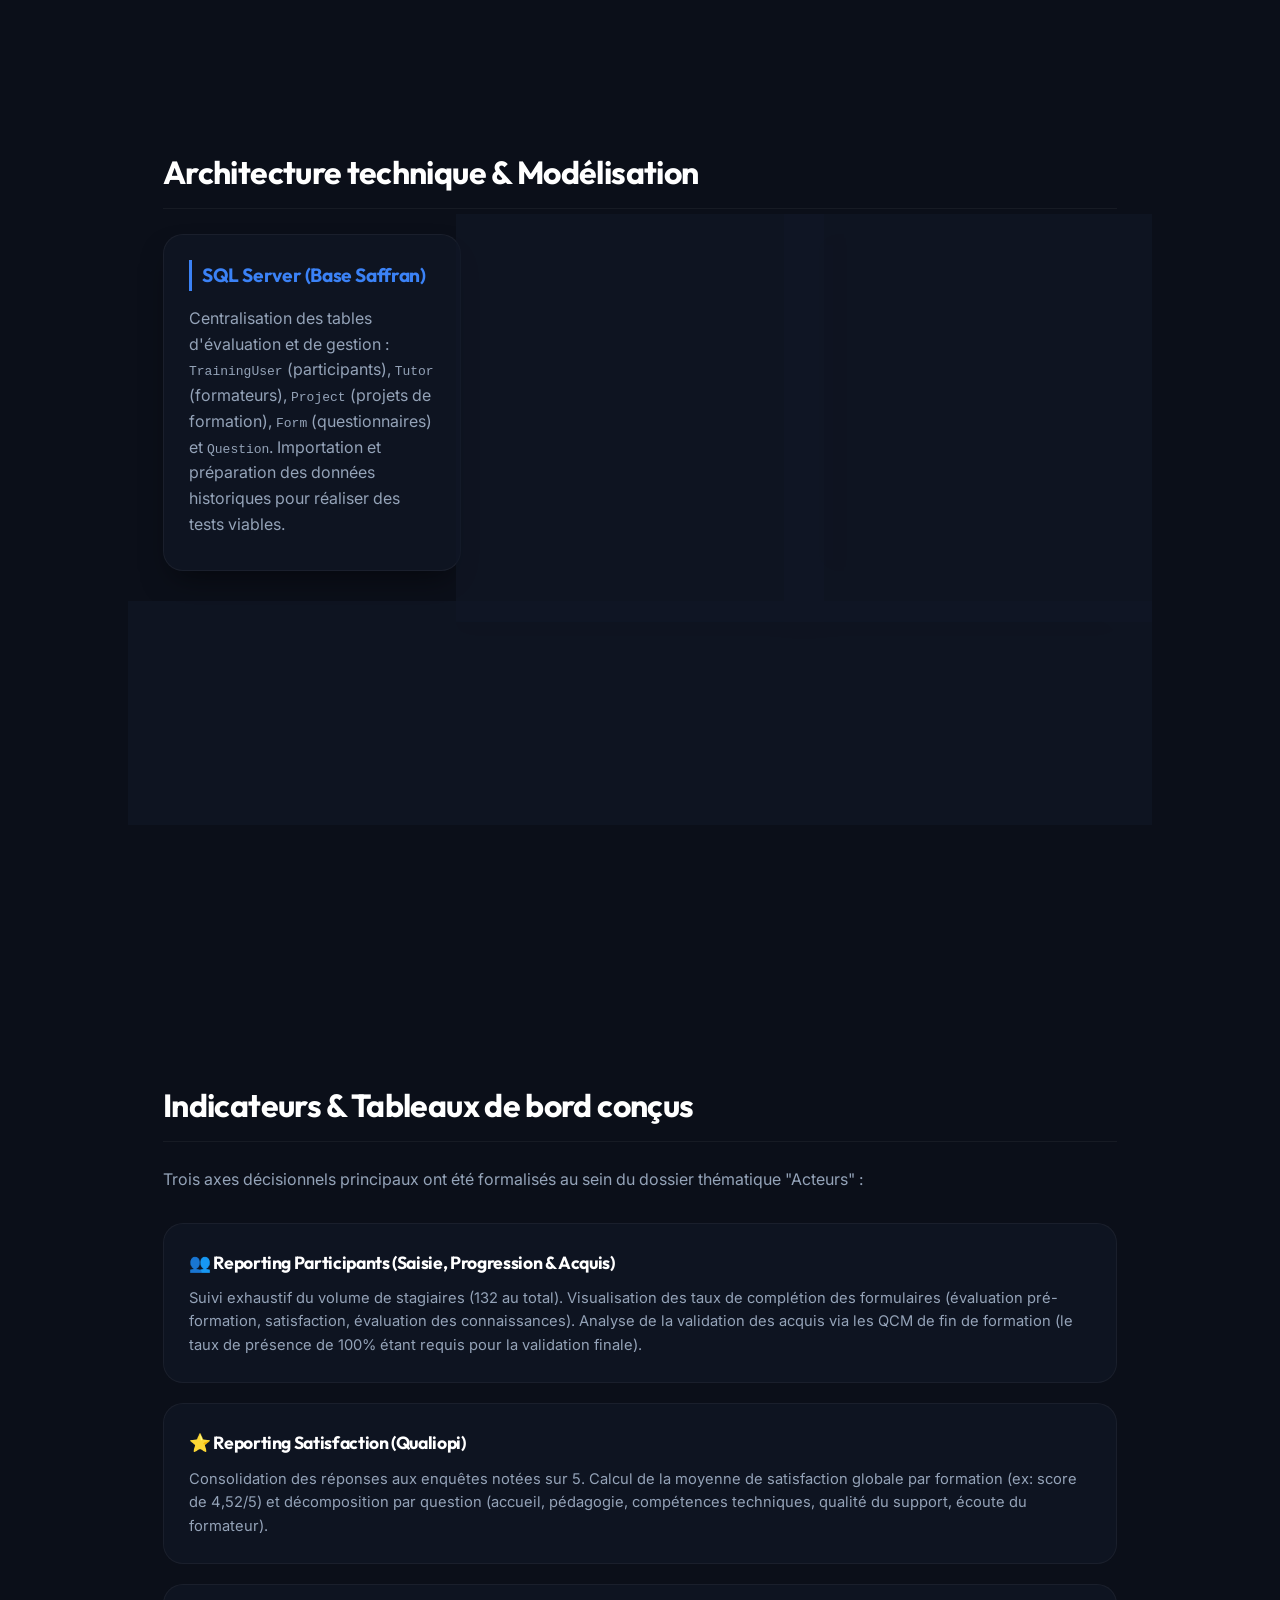
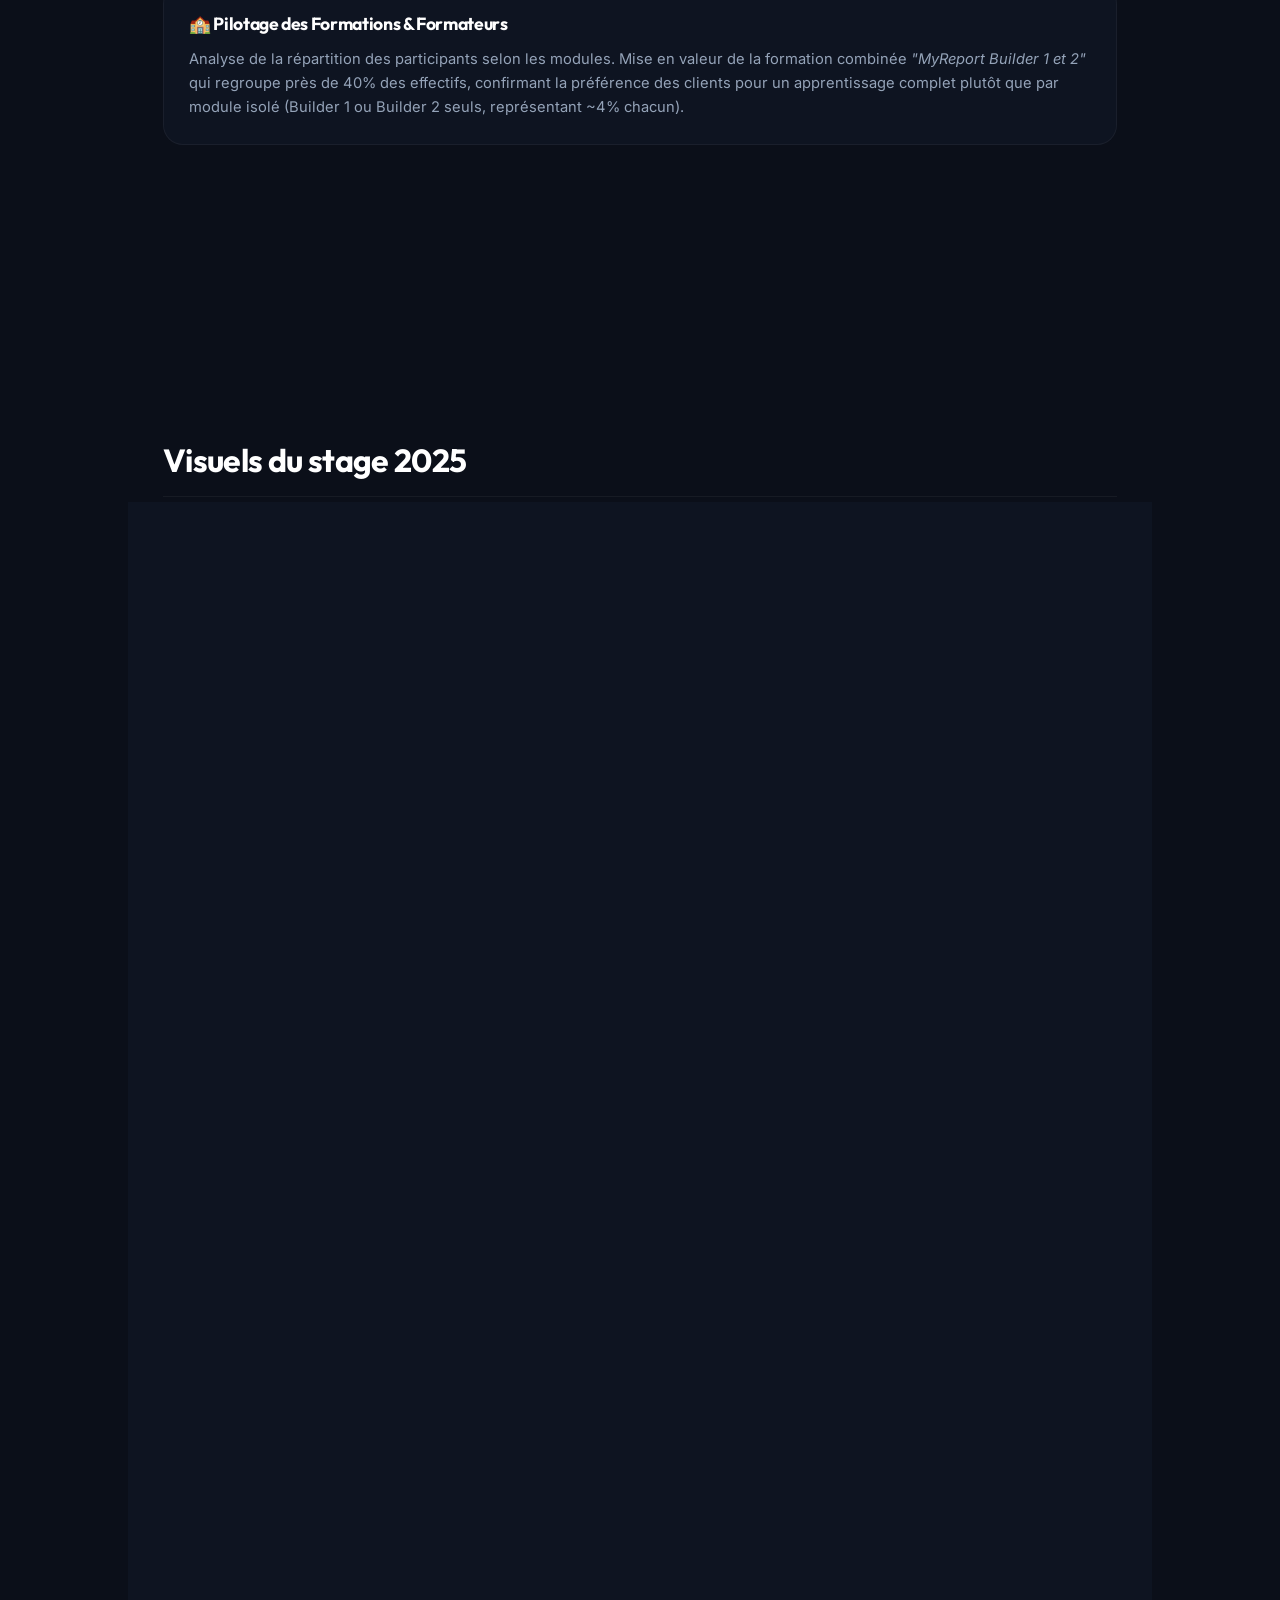
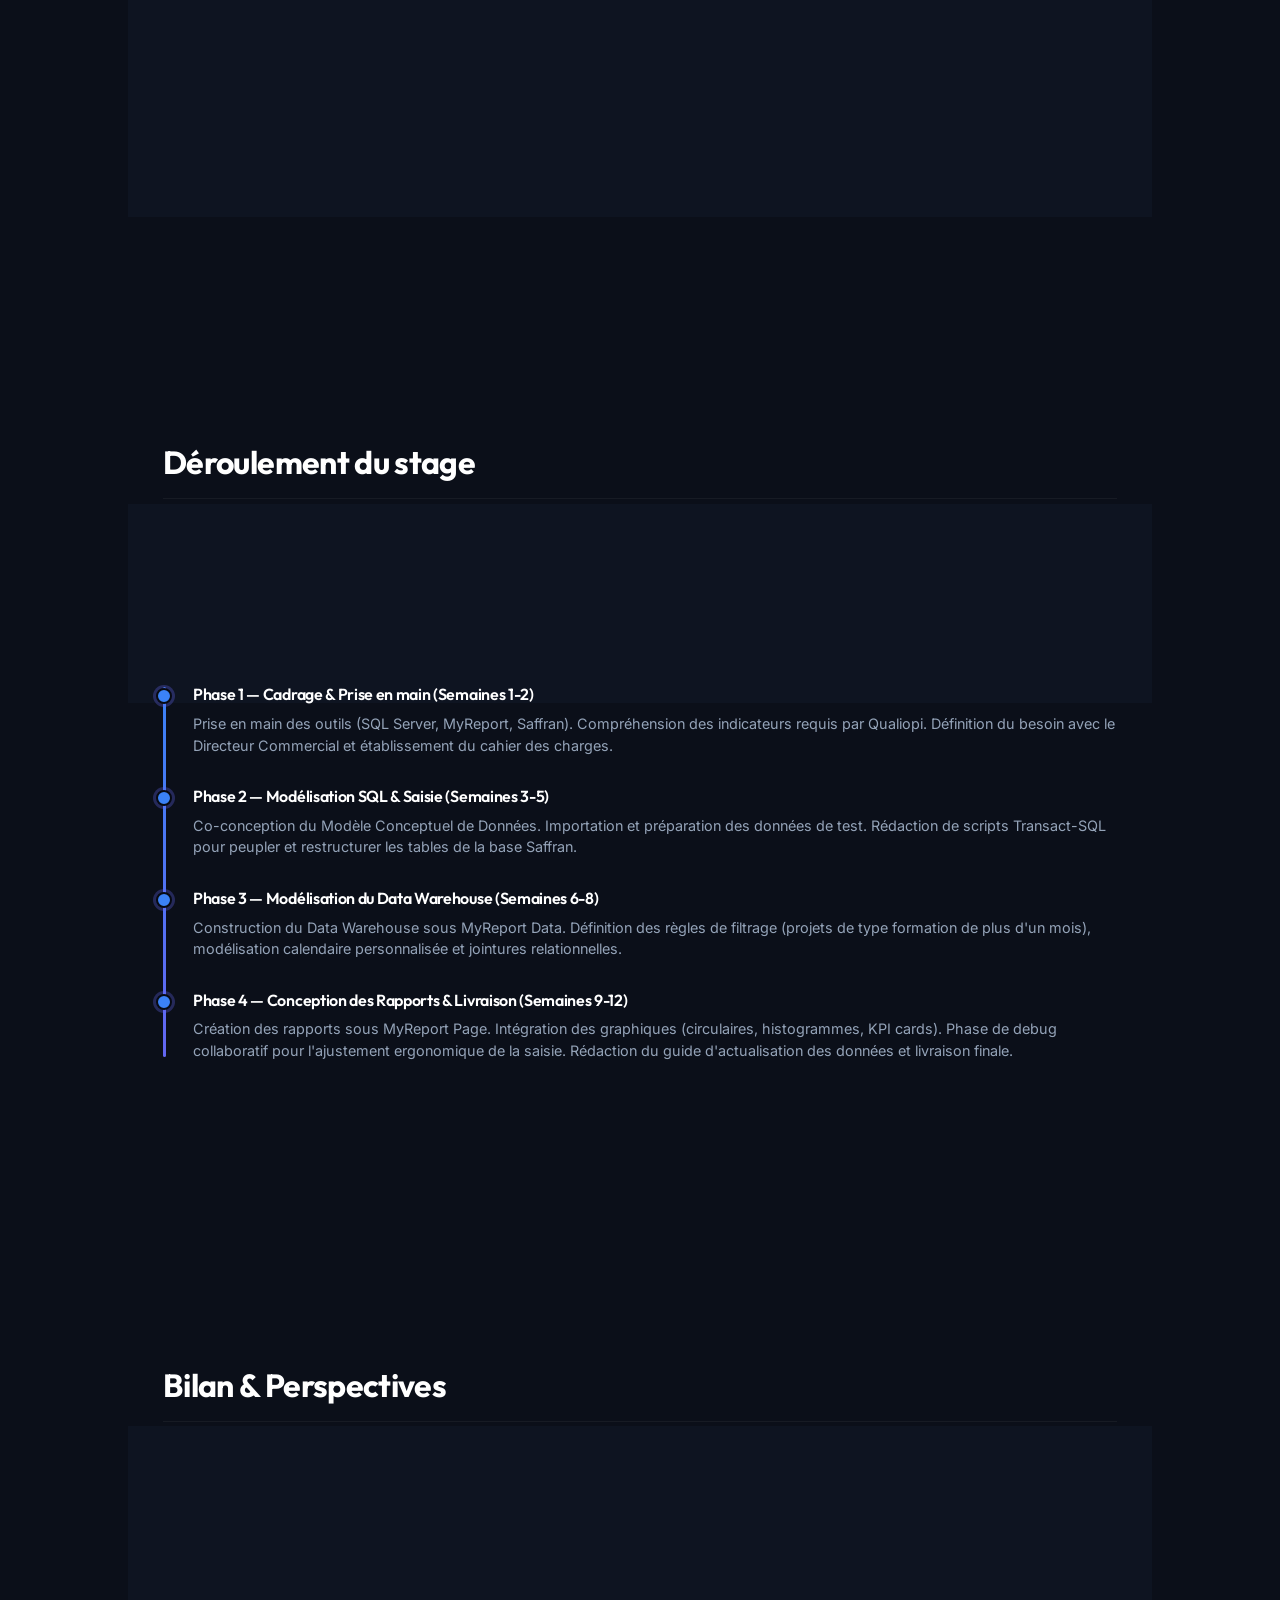
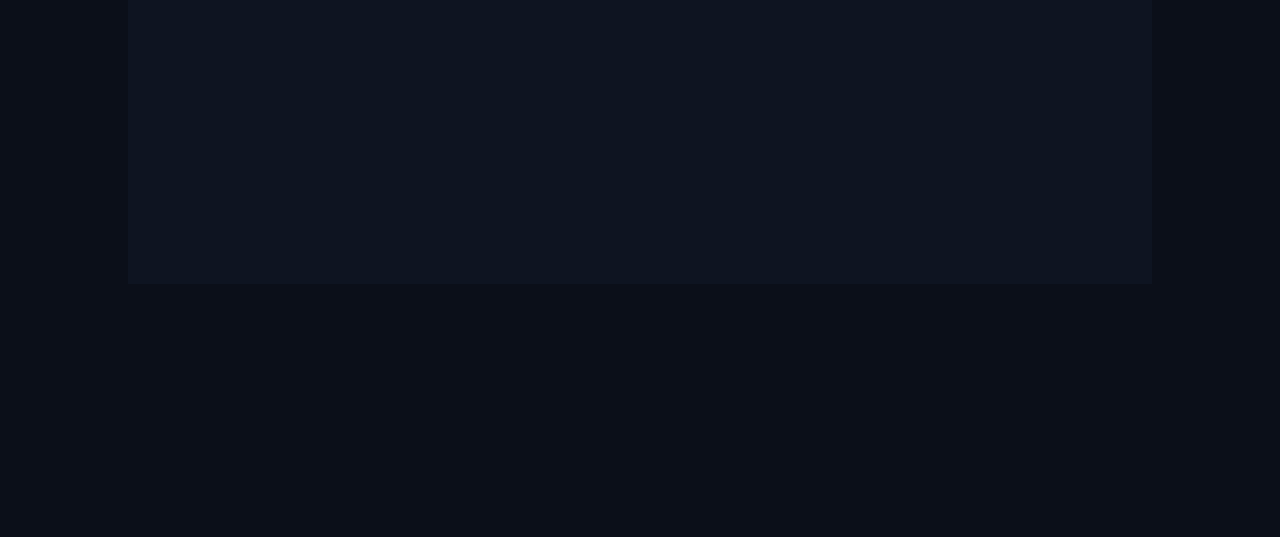
<file: stage_2025.html>
<!DOCTYPE html>
<html lang="fr">
<head>
  <meta charset="UTF-8">
  <meta name="viewport" content="width=device-width, initial-scale=1.0">
  <title>Suivi d'activité &amp; Indicateurs Qualiopi | Nathan Moizard</title>
  <meta name="description" content="Stage de Nathan Moizard chez IGM (Orléans) : mise en place d'indicateurs Qualiopi et suivi d'activité de formation via SQL Server et MyReport.">
  <link href="https://fonts.googleapis.com/css2?family=Inter:wght@300;400;500;600;700&family=Outfit:wght@400;500;600;700;800&display=swap" rel="stylesheet">
  <link rel="stylesheet" href="style.css">
  <style>
    .kpi-grid {
      display: grid;
      grid-template-columns: repeat(auto-fit, minmax(200px, 1fr));
      gap: 20px;
      margin: 30px 0;
    }
    .kpi-card {
      padding: 25px 20px;
      text-align: center;
      border-radius: var(--radius-lg);
      background: var(--bg-card);
      border: 1px solid var(--border-color);
      transition: var(--transition);
    }
    .kpi-card:hover {
      transform: translateY(-4px);
      border-color: var(--border-color-hover);
      box-shadow: 0 15px 30px -10px rgba(99, 102, 241, 0.15);
    }
    .kpi-card .kpi-icon {
      font-size: 2rem;
      margin-bottom: 10px;
    }
    .kpi-card .kpi-value {
      font-size: 1.6rem;
      font-weight: 700;
      font-family: 'Outfit', sans-serif;
      background: var(--primary-gradient);
      -webkit-background-clip: text;
      -webkit-text-fill-color: transparent;
      margin-bottom: 6px;
    }
    .kpi-card .kpi-label {
      font-size: 0.85rem;
      color: var(--text-muted);
      font-weight: 500;
    }
    .timeline {
      position: relative;
      padding-left: 30px;
      margin-top: 20px;
    }
    .timeline::before {
      content: '';
      position: absolute;
      left: 0;
      top: 5px;
      bottom: 5px;
      width: 3px;
      background: var(--primary-gradient);
      border-radius: 2px;
    }
    .timeline-item {
      position: relative;
      margin-bottom: 28px;
    }
    .timeline-item::before {
      content: '';
      position: absolute;
      left: -37px;
      top: 6px;
      width: 12px;
      height: 12px;
      border-radius: 50%;
      background: var(--primary);
      border: 2px solid var(--bg-deep);
      box-shadow: 0 0 0 3px rgba(99, 102, 241, 0.3);
    }
    .timeline-item h4 {
      color: #fff;
      font-size: 1rem;
      font-weight: 600;
      margin-bottom: 5px;
    }
    .timeline-item p {
      color: var(--text-muted);
      font-size: 0.9rem;
      line-height: 1.5;
    }
    .source-badge {
      display: inline-flex;
      align-items: center;
      gap: 6px;
      background: rgba(59, 130, 246, 0.08);
      border: 1px solid rgba(59, 130, 246, 0.2);
      color: #93c5fd;
      padding: 4px 12px;
      border-radius: 50px;
      font-size: 0.8rem;
      font-weight: 600;
      margin: 3px;
    }
    .dashboard-section {
      background: var(--bg-card);
      border: 1px solid var(--border-color);
      border-radius: var(--radius-lg);
      padding: 25px;
      margin-bottom: 20px;
      transition: var(--transition);
    }
    .dashboard-section:hover {
      border-color: var(--border-color-hover);
      transform: translateX(5px);
    }
    .dashboard-section h4 {
      color: #fff;
      font-size: 1.1rem;
      margin-bottom: 10px;
      display: flex;
      align-items: center;
      gap: 10px;
    }
    .dashboard-section p {
      color: var(--text-muted);
      font-size: 0.92rem;
      line-height: 1.6;
    }
    .company-card {
      display: grid;
      grid-template-columns: 1fr 1fr;
      gap: 30px;
    }
    @media (max-width: 768px) {
      .company-card { grid-template-columns: 1fr; }
    }
  </style>
</head>
<body>
  <!-- Bouton retour -->
  <a href="index.html" class="back-btn">
    <svg width="16" height="16" viewBox="0 0 24 24" fill="none" stroke="currentColor" stroke-width="2" stroke-linecap="round" stroke-linejoin="round">
      <line x1="19" y1="12" x2="5" y2="12"></line>
      <polyline points="12 19 5 12 12 5"></polyline>
    </svg>
    Retour au portfolio
  </a>

  <!-- En-tête du projet -->
  <header class="project-hero">
    <h1>Stage IGM — Suivi d'activité &amp; Indicateurs Qualiopi</h1>
    <p class="project-subtitle">Stage de 12 semaines chez IGM (Orléans) | SQL Server, MyReport (Data, Page, Center), MCD</p>
  </header>

  <main class="container">

    <!-- KPIs chiffrés -->
    <section class="section-detail">
      <h2>Le stage en chiffres</h2>
      <div class="kpi-grid">
        <div class="kpi-card">
          <div class="kpi-icon">📅</div>
          <div class="kpi-value">12 sem.</div>
          <div class="kpi-label">Durée du stage</div>
        </div>
        <div class="kpi-card">
          <div class="kpi-icon">📊</div>
          <div class="kpi-value">4,52 / 5</div>
          <div class="kpi-label">Score de satisfaction global</div>
        </div>
        <div class="kpi-card">
          <div class="kpi-icon">🛠️</div>
          <div class="kpi-value">3</div>
          <div class="kpi-label">Outils développés pour les commerciaux</div>
        </div>
        <div class="kpi-card">
          <div class="kpi-icon">🏅</div>
          <div class="kpi-value">Qualiopi</div>
          <div class="kpi-label">Certification de formation consolidée</div>
        </div>
      </div>
    </section>

    <!-- Compétences mobilisées -->
    <section class="section-detail">
      <h2>Compétences mobilisées</h2>

      <div class="skills-container">
        <span class="skill-pill">SQL Server</span>
        <span class="skill-pill">MyReport Data (Data Warehouse)</span>
        <span class="skill-pill">MyReport Page (Visualisation)</span>
        <span class="skill-pill">MyReport Center (Diffusion)</span>
        <span class="skill-pill">Modélisation MCD</span>
        <span class="skill-pill">Transact-SQL (T-SQL)</span>
        <span class="skill-pill">Indicateurs Qualiopi</span>
        <span class="skill-pill">Business Intelligence</span>
      </div>

      <div class="learned-items" style="margin-top: 40px;">
        <div class="learned-item glass">
          <h3>SQL Server &amp; MCD</h3>
          <p>Co-construction d'un Modèle Conceptuel de Données (MCD) avec l'équipe pour restructurer la base SQL Server <code>IGM_SAFFRAN</code>. Écriture de requêtes et scripts d'importation de données.</p>
        </div>
        <div class="learned-item glass">
          <h3>Data Warehousing (MyReport Data)</h3>
          <p>Conception du Data Warehouse dans le module Data : jointures de tables, filtres complexes (projets finalisés d'au moins 1 mois), et création de tables d'analyses temporelles (Calendrier).</p>
        </div>
        <div class="learned-item glass">
          <h3>Création de Reporting (MyReport Page)</h3>
          <p>Développement de maquettes de tableaux de bord interactifs basés sur une grille, avec intégration d'onglets, de filtres dynamiques multiniveaux, de graphiques et d'indicateurs synthétiques.</p>
        </div>
        <div class="learned-item glass">
          <h3>Normes Qualiopi</h3>
          <p>Compréhension des indicateurs obligatoires liés à la qualité de la formation professionnelle : taux de retour, progression des acquis, satisfaction stagiaires, donneurs d'ordres et formateurs.</p>
        </div>
      </div>
    </section>

    <!-- Présentation de l'entreprise -->
    <section class="section-detail">
      <h2>Présentation de l'entreprise</h2>
      <div class="company-card">
        <div class="text-box glass" style="margin: 0;">
          <p><strong>🏢 IGM — Informatique Gestion Management</strong></p>
          <p>ESN (Entreprise de Services Numériques) fondée en <strong>1993</strong>, basée à <strong>Saran (Loiret, 45)</strong>, au cœur de la métropole d'Orléans. En 2022, IGM s'est rapprochée de <em>Havana IT & Apps</em> pour former un nouveau groupe (holding NIRVANA).</p>
          <p>L'entreprise compte une <strong>cinquantaine de salariés</strong> et propose une large gamme de services informatiques et décisionnels.</p>
          <p>Membre de <em>Fastor GIE</em>, du <em>GEP45</em>, de la <em>Digital Loire Valley</em> et de l'<em>ADIRC</em>.</p>
        </div>
        <div class="text-box glass" style="margin: 0;">
          <p><strong>🛠️ Services &amp; Formations</strong></p>
          <ul>
            <li><strong>Forfait, Régie &amp; TMA</strong> : développement d'applications, intégration BI et bases de données.</li>
            <li><strong>Organisme de formation</strong> : certifié <strong>Qualiopi</strong> depuis 2021 dans la catégorie « Actions de formation » (formations MyReport, Power BI, SQL Server, Visual Studio, etc.).</li>
          </ul>
        </div>
      </div>
    </section>

    <!-- Contexte du projet -->
    <section class="section-detail">
      <h2>Contexte &amp; Problématique</h2>
      <div class="text-box glass">
        <p><strong>Situation initiale :</strong> IGM dispense de nombreuses formations certifiées Qualiopi. Le suivi des évaluations (questionnaire de pré-formation, QCM final d'acquisition des connaissances, évaluation de satisfaction à chaud et à froid) était auparavant géré via Microsoft Forms et compilé manuellement. Ce processus limitait l'analyse centralisée et compliquait le renouvellement annuel de la certification Qualiopi (nécessaire pour le financement des OPCO).</p>
        <p><strong>Ma mission :</strong> Structurer l'ensemble des données d'évaluation dans SQL Server et concevoir des tableaux de bord automatisés et sécurisés via MyReport pour fournir aux commerciaux et à la direction des indicateurs d'activité précis, conformes aux exigences de Qualiopi.</p>
        <p><strong>Synergie d'équipe :</strong> Collaboration étroite avec Antonin (développement de la gestion interne Saffran) et Anthony (développement de l'interface de saisie stagiaire) pour assurer une chaîne de données fluide de la saisie au reporting.</p>
      </div>
    </section>

    <!-- Architecture technique -->
    <section class="section-detail">
      <h2>Architecture technique &amp; Modélisation</h2>

      <div class="project-info">
        <div class="info-card glass">
          <h3>SQL Server (Base Saffran)</h3>
          <p>Centralisation des tables d'évaluation et de gestion : <code>TrainingUser</code> (participants), <code>Tutor</code> (formateurs), <code>Project</code> (projets de formation), <code>Form</code> (questionnaires) et <code>Question</code>. Importation et préparation des données historiques pour réaliser des tests viables.</p>
        </div>

        <div class="info-card glass">
          <h3>MyReport Data (ETL)</h3>
          <p>Création d'un Data Warehouse avec jointures (Internes et Gauches). Traitement de la localisation géographique en extrayant les départements et régions depuis le code postal. Modélisation temporelle avec extraction textuelle des mois de l'année.</p>
        </div>

        <div class="info-card glass">
          <h3>MyReport Page &amp; Center</h3>
          <p>Conception d'une structure visuelle en onglets sous forme de grille adaptative. Organisation de filtres dynamiques (Année, Semestre, Mois, Client, Tuteur) et publication sur l'intranet de l'entreprise via MyReport Center.</p>
        </div>
      </div>

      <div class="text-box glass" style="margin-top: 10px;">
        <p><strong>Règles de gestion implémentées :</strong> Pour s'assurer de la pertinence des KPIs, des filtres restrictifs ont été appliqués dans le data warehouse : exclusion des projets de formation de moins d'un mois (encore en cours de modification) et filtrage des projets n'ayant pas de formateur ou de type de formation associés.</p>
      </div>
    </section>

    <!-- Tableaux de bord réalisés -->
    <section class="section-detail">
      <h2>Indicateurs &amp; Tableaux de bord conçus</h2>
      <p style="color: var(--text-muted); margin-bottom: 30px;">Trois axes décisionnels principaux ont été formalisés au sein du dossier thématique "Acteurs" :</p>

      <div class="dashboard-section">
        <h4>👥 Reporting Participants (Saisie, Progression &amp; Acquis)</h4>
        <p>Suivi exhaustif du volume de stagiaires (132 au total). Visualisation des taux de complétion des formulaires (évaluation pré-formation, satisfaction, évaluation des connaissances). Analyse de la validation des acquis via les QCM de fin de formation (le taux de présence de 100% étant requis pour la validation finale).</p>
      </div>

      <div class="dashboard-section">
        <h4>⭐ Reporting Satisfaction (Qualiopi)</h4>
        <p>Consolidation des réponses aux enquêtes notées sur 5. Calcul de la moyenne de satisfaction globale par formation (ex: score de 4,52/5) et décomposition par question (accueil, pédagogie, compétences techniques, qualité du support, écoute du formateur).</p>
      </div>

      <div class="dashboard-section">
        <h4>🏫 Pilotage des Formations &amp; Formateurs</h4>
        <p>Analyse de la répartition des participants selon les modules. Mise en valeur de la formation combinée <em>"MyReport Builder 1 et 2"</em> qui regroupe près de 40% des effectifs, confirmant la préférence des clients pour un apprentissage complet plutôt que par module isolé (Builder 1 ou Builder 2 seuls, représentant ~4% chacun).</p>
      </div>
    </section>

    <!-- Visuels du stage 2025 -->
    <section class="section-detail">
      <h2>Visuels du stage 2025</h2>
      <div class="proofs-panel glass" style="width: 100%; max-width: 1200px; margin: 0 auto; padding: 30px;">
        
        <div style="margin-bottom: 40px;">
          <h4 style="border-bottom: 1px solid var(--border-color); padding-bottom: 12px; margin-bottom: 20px; color: #fff;">
            Maquette de l'interface de reporting — Conception initiale du gabarit de dashboard
          </h4>
          <img src="stage_2025_img1.png" alt="Maquette de l'interface de reporting IGM" class="proof-image" style="width: 100%; max-height: none; margin: 0; display: block; border-radius: var(--radius-md);">
          <p style="font-size: 0.95rem; color: var(--text-muted); margin-top: 15px; line-height: 1.6;">
            <strong>Maquette de l'interface de reporting</strong> — Conception initiale du gabarit de dashboard dans PowerPoint/MyReport, définissant l'emplacement des filtres (période, type de formulaire), le nombre d'enquêtes, la durée moyenne et les taux de remplissage.
          </p>
        </div>

        <div>
          <h4 style="border-bottom: 1px solid var(--border-color); padding-bottom: 12px; margin-bottom: 20px; color: #fff;">
            Dashboard de satisfaction final sous MyReport Page — Vue de synthèse interactive
          </h4>
          <img src="stage_2025_img2.jpg" alt="Dashboard de satisfaction final sous MyReport Page" class="proof-image" style="width: 100%; max-height: none; margin: 0; display: block; border-radius: var(--radius-md);">
          <p style="font-size: 0.95rem; color: var(--text-muted); margin-top: 15px; line-height: 1.6;">
            <strong>Dashboard de satisfaction final sous MyReport Page</strong> — Vue de synthèse interactive présentant le score global de satisfaction (4,52/5), le volume de participants (132), le taux de remplissage par formulaire et la répartition des effectifs par formation.
          </p>
        </div>

      </div>
    </section>

    <!-- Planning -->
    <section class="section-detail">
      <h2>Déroulement du stage</h2>
      <div class="text-box glass" style="margin-bottom: 30px;">
        <p>Le projet s'est articulé sur 12 semaines en intégrant des phases de modélisation de base de données, d'ETL et de mise en page graphique.</p>
      </div>
      <div class="timeline">
        <div class="timeline-item">
          <h4>Phase 1 — Cadrage &amp; Prise en main (Semaines 1-2)</h4>
          <p>Prise en main des outils (SQL Server, MyReport, Saffran). Compréhension des indicateurs requis par Qualiopi. Définition du besoin avec le Directeur Commercial et établissement du cahier des charges.</p>
        </div>
        <div class="timeline-item">
          <h4>Phase 2 — Modélisation SQL &amp; Saisie (Semaines 3-5)</h4>
          <p>Co-conception du Modèle Conceptuel de Données. Importation et préparation des données de test. Rédaction de scripts Transact-SQL pour peupler et restructurer les tables de la base Saffran.</p>
        </div>
        <div class="timeline-item">
          <h4>Phase 3 — Modélisation du Data Warehouse (Semaines 6-8)</h4>
          <p>Construction du Data Warehouse sous MyReport Data. Définition des règles de filtrage (projets de type formation de plus d'un mois), modélisation calendaire personnalisée et jointures relationnelles.</p>
        </div>
        <div class="timeline-item">
          <h4>Phase 4 — Conception des Rapports &amp; Livraison (Semaines 9-12)</h4>
          <p>Création des rapports sous MyReport Page. Intégration des graphiques (circulaires, histogrammes, KPI cards). Phase de debug collaboratif pour l'ajustement ergonomique de la saisie. Rédaction du guide d'actualisation des données et livraison finale.</p>
        </div>
      </div>
    </section>

    <!-- Bilan -->
    <section class="section-detail">
      <h2>Bilan &amp; Perspectives</h2>
      <div class="text-box glass">
        <p><strong>Apports pour l'entreprise :</strong></p>
        <ul>
          <li>Centralisation et sécurisation des retours de formation dans SQL Server.</li>
          <li>Reporting Qualiopi entièrement automatisé et actualisable en un clic pour les audits.</li>
          <li>Meilleure visibilité commerciale sur les formations plébiscitées (forte demande pour Builder 1 et 2).</li>
          <li>Simplification de la saisie des formulaires pour les commerciaux et formateurs grâce au debug collaboratif.</li>
        </ul>
        <p style="margin-top: 15px;"><strong>Apports personnels :</strong></p>
        <p>Ce stage m'a offert une immersion complète dans le cycle de vie d'un projet décisionnel (BI), depuis la modélisation de base de données (MCD) jusqu'au déploiement intranet. J'ai renforcé mes compétences en SQL et découvert les contraintes réglementaires de la formation professionnelle (Qualiopi).</p>
      </div>
    </section>

  </main>
</body>
</html>
</file>
<file: style.css>
@import url('https://fonts.googleapis.com/css2?family=Inter:wght@300;400;500;600;700&family=Outfit:wght@400;500;600;700;800&display=swap');

/* --- CUSTOM VARIABLES & DESIGN SYSTEM --- */
:root {
  --bg-dark: #0b0f19;
  --bg-deep: #070a12;
  --bg-card: rgba(17, 24, 39, 0.6);
  --bg-card-hover: rgba(30, 41, 59, 0.8);
  --border-color: rgba(255, 255, 255, 0.05);
  --border-color-hover: rgba(59, 130, 246, 0.25);
  
  --primary: #3b82f6;
  --primary-rgb: 59, 130, 246;
  --primary-gradient: linear-gradient(135deg, #3b82f6 0%, #6366f1 100%);
  --accent-gradient: linear-gradient(135deg, #8b5cf6 0%, #ec4899 100%);
  --success-gradient: linear-gradient(135deg, #10b981 0%, #06b6d4 100%);
  --math-gradient: linear-gradient(135deg, #f59e0b 0%, #d97706 100%);
  
  --text-main: #f1f5f9;
  --text-muted: #94a3b8;
  --radius-lg: 20px;
  --radius-md: 12px;
  --radius-sm: 8px;
  --shadow: 0 15px 30px -10px rgba(0, 0, 0, 0.5);
  --transition: all 0.3s cubic-bezier(0.4, 0, 0.2, 1);
}

/* --- RESET & BASIC STYLES --- */
* {
  box-sizing: border-box;
  margin: 0;
  padding: 0;
}

html {
  scroll-behavior: smooth;
}

body {
  font-family: 'Inter', sans-serif;
  color: var(--text-main);
  background-color: var(--bg-dark);
  background-image: 
    radial-gradient(circle at 10% 20%, rgba(59, 130, 246, 0.08) 0%, transparent 40%),
    radial-gradient(circle at 90% 80%, rgba(139, 92, 246, 0.08) 0%, transparent 40%);
  background-attachment: fixed;
  line-height: 1.6;
  overflow-x: hidden;
}

h1, h2, h3, h4 {
  font-family: 'Outfit', sans-serif;
  font-weight: 700;
  letter-spacing: -0.02em;
}

a {
  text-decoration: none;
  color: inherit;
}

/* --- GLASS CONTAINER UTILITY --- */
.glass {
  background: var(--bg-card);
  backdrop-filter: blur(12px);
  -webkit-backdrop-filter: blur(12px);
  border: 1px solid var(--border-color);
  border-radius: var(--radius-lg);
  box-shadow: var(--shadow);
}

/* --- HEADER / NAVIGATION --- */
header:not(.project-hero) {
  position: fixed;
  top: 0;
  width: 100%;
  display: flex;
  justify-content: space-between;
  align-items: center;
  padding: 18px 5%;
  z-index: 1000;
  background: rgba(11, 15, 25, 0.7);
  backdrop-filter: blur(16px);
  -webkit-backdrop-filter: blur(16px);
  border-bottom: 1px solid var(--border-color);
  transition: var(--transition);
}

header.scrolled:not(.project-hero) {
  padding: 12px 5%;
  background: rgba(7, 10, 18, 0.85);
}

.nav-left a {
  color: var(--text-muted);
  margin-right: 25px;
  font-weight: 500;
  position: relative;
  font-family: 'Outfit', sans-serif;
  transition: var(--transition);
}

.nav-left a.active, .nav-left a:hover {
  color: var(--text-main);
}

.nav-left a::after {
  content: '';
  position: absolute;
  width: 0;
  height: 2px;
  bottom: -5px;
  left: 0;
  background: var(--primary-gradient);
  transition: width 0.3s;
}

.nav-left a:hover::after, .nav-left a.active::after {
  width: 100%;
}

.nav-right {
  display: flex;
  align-items: center;
  gap: 15px;
}

.icon {
  display: flex;
  align-items: center;
  justify-content: center;
  width: 38px;
  height: 38px;
  border-radius: 50%;
  background: rgba(255, 255, 255, 0.05);
  border: 1px solid var(--border-color);
  transition: var(--transition);
}

.icon img {
  width: 18px;
  height: 18px;
  filter: invert(100%);
  opacity: 0.8;
  transition: var(--transition);
}

.icon:hover {
  background: rgba(59, 130, 246, 0.15);
  border-color: rgba(59, 130, 246, 0.4);
  transform: translateY(-2px);
}

.icon:hover img {
  opacity: 1;
  transform: scale(1.05);
}

.contact-btn {
  background: var(--primary-gradient);
  color: white;
  padding: 10px 24px;
  border-radius: 50px;
  font-weight: 600;
  font-family: 'Outfit', sans-serif;
  border: none;
  box-shadow: 0 4px 15px rgba(59, 130, 246, 0.3);
  transition: var(--transition);
  cursor: pointer;
}

.contact-btn:hover {
  transform: translateY(-2px);
  box-shadow: 0 6px 20px rgba(59, 130, 246, 0.5);
  filter: brightness(1.1);
}

.nav-email {
  color: var(--text-muted);
  font-weight: 500;
  font-family: 'Outfit', sans-serif;
  font-size: 0.95rem;
  transition: var(--transition);
}

.nav-email:hover {
  color: #3b82f6; /* Fallback for browsers that don't support text-clip */
  background: var(--primary-gradient);
  -webkit-background-clip: text;
  -webkit-text-fill-color: transparent;
}

/* --- HERO SECTION --- */
.hero {
  position: relative;
  height: 100vh;
  display: flex;
  justify-content: center;
  align-items: center;
  text-align: center;
  background: radial-gradient(circle at center, rgba(17, 24, 39, 0.8) 0%, var(--bg-deep) 100%);
  padding: 20px;
  overflow: hidden;
}

.hero::before {
  content: '';
  position: absolute;
  top: 0;
  left: 0;
  right: 0;
  bottom: 0;
  background-image: 
    radial-gradient(circle at 30% 30%, rgba(99, 102, 241, 0.1) 0%, transparent 50%),
    radial-gradient(circle at 70% 60%, rgba(236, 72, 153, 0.08) 0%, transparent 50%);
  pointer-events: none;
  z-index: 1;
}

.hero-content {
  max-width: 900px;
  z-index: 2;
}

.hero h1 {
  font-size: 4rem;
  font-weight: 800;
  margin-bottom: 1.5rem;
  line-height: 1.1;
  background: linear-gradient(135deg, #ffffff 30%, #a5b4fc 100%);
  -webkit-background-clip: text;
  -webkit-text-fill-color: transparent;
}

.hero p {
  color: var(--text-muted);
  font-size: 1.25rem;
  margin-bottom: 1.5rem;
  max-width: 750px;
  margin-left: auto;
  margin-right: auto;
  font-weight: 300;
}

.hero strong {
  color: #fff;
  font-weight: 600;
  position: relative;
  display: inline-block;
}

.hero strong::after {
  content: '';
  position: absolute;
  bottom: 2px;
  left: 0;
  width: 100%;
  height: 4px;
  background: rgba(59, 130, 246, 0.3);
  z-index: -1;
  border-radius: 2px;
}

.scroll-down {
  position: absolute;
  bottom: 40px;
  left: 50%;
  transform: translateX(-50%);
  color: var(--text-muted);
  font-size: 1.8rem;
  animation: bounce 2s infinite;
  cursor: pointer;
  z-index: 5;
  transition: color 0.3s;
}

.scroll-down:hover {
  color: var(--primary);
}

/* --- SECTIONS GENERAL --- */
section {
  padding: 100px 5%;
  opacity: 0;
  transform: translateY(40px);
  transition: opacity 1s cubic-bezier(0.4, 0, 0.2, 1), transform 1s cubic-bezier(0.4, 0, 0.2, 1);
  max-width: 1300px;
  margin: 0 auto;
}

section.visible {
  opacity: 1;
  transform: translateY(0);
}

.section-title {
  text-align: center;
  font-size: 2.8rem;
  color: #fff;
  margin-bottom: 60px;
  position: relative;
}

.section-title::after {
  content: '';
  display: block;
  width: 60px;
  height: 4px;
  background: var(--primary-gradient);
  margin: 15px auto 0;
  border-radius: 2px;
}

/* --- COMPETENCES (SKILLS) --- */
.competence-grid {
  display: grid;
  grid-template-columns: repeat(auto-fit, minmax(320px, 1fr));
  gap: 30px;
}

.competence-category {
  padding: 35px;
  transition: var(--transition);
}

.competence-category:hover {
  transform: translateY(-6px);
  border-color: var(--border-color-hover);
  box-shadow: 0 20px 40px -15px rgba(59, 130, 246, 0.15);
}

.competence-category h3 {
  font-size: 1.4rem;
  margin-bottom: 25px;
  color: #fff;
  display: flex;
  align-items: center;
  gap: 12px;
}

.skill {
  margin-bottom: 20px;
}

.skill-name {
  margin-bottom: 6px;
  font-weight: 500;
  font-size: 0.95rem;
  display: flex;
  justify-content: space-between;
  color: var(--text-muted);
}

.skill-name span:first-child {
  color: var(--text-main);
}

.skill-bar {
  height: 6px;
  background-color: rgba(255, 255, 255, 0.07);
  border-radius: 10px;
  overflow: hidden;
}

.skill-bar-fill {
  height: 100%;
  width: 0;
  border-radius: 10px;
  background: var(--primary-gradient);
}

.competence-category:nth-child(1) .skill-bar-fill { 
  background: var(--math-gradient); 
}
.competence-category:nth-child(2) .skill-bar-fill { 
  background: var(--accent-gradient); 
} 
.competence-category:nth-child(3) .skill-bar-fill { 
  background: var(--success-gradient); 
}

/* --- PROJETS (PROJECTS) --- */
#projets {
  position: relative;
}

.project-section {
  margin-bottom: 80px;
  position: relative;
}

.project-title {
  font-size: 1.8rem;
  color: #fff;
  margin-bottom: 30px;
  padding-left: 20px;
  position: relative;
}

.project-title::before {
  content: '';
  position: absolute;
  left: 0;
  top: 4px;
  bottom: 4px;
  width: 4px;
  background: var(--primary-gradient);
  border-radius: 4px;
}

.carousel-container {
  position: relative;
  display: flex;
  align-items: center;
}

.project-carousel {
  display: flex;
  gap: 30px;
  overflow-x: auto;
  scroll-behavior: smooth;
  padding: 15px 5px 30px 5px;
  scroll-snap-type: x mandatory;
  -webkit-overflow-scrolling: touch;
  width: 100%;
  scrollbar-width: none; /* Firefox */
  -ms-overflow-style: none;  /* IE et Edge */
}

.project-carousel::-webkit-scrollbar {
  display: none; /* Chrome, Safari, Opera */
}

.project-card {
  min-width: 350px;
  width: 350px;
  flex: 0 0 auto;
  padding: 24px;
  scroll-snap-align: start;
  transition: var(--transition);
  display: flex;
  flex-direction: column;
  justify-content: space-between;
  min-height: 480px;
}

.project-card-img {
  width: 100%;
  height: 160px;
  background-size: cover;
  background-position: center;
  border-radius: var(--radius-md);
  margin-bottom: 15px;
  border: 1px solid var(--border-color);
  transition: var(--transition);
}

.project-card:hover .project-card-img {
  border-color: var(--border-color-hover);
  transform: scale(1.02);
}

.project-card:hover {
  transform: translateY(-8px);
  border-color: var(--border-color-hover);
  box-shadow: 0 20px 35px -10px rgba(99, 102, 241, 0.15);
  background: var(--bg-card-hover);
}

.project-card-top h3 {
  color: #fff;
  font-size: 1.3rem;
  margin-bottom: 12px;
  line-height: 1.3;
}

.project-card-top p {
  color: var(--text-muted);
  font-size: 0.95rem;
  margin-bottom: 12px;
  line-height: 1.5;
}

.project-tags {
  display: flex;
  flex-wrap: wrap;
  gap: 8px;
  margin-bottom: 20px;
}

.tag-badge {
  font-size: 0.75rem;
  background: rgba(59, 130, 246, 0.08);
  border: 1px solid rgba(59, 130, 246, 0.2);
  color: #93c5fd;
  padding: 3px 10px;
  border-radius: 50px;
  font-weight: 500;
}

.project-card .view-more {
  text-align: center;
  display: block;
  width: 100%;
  background: rgba(255, 255, 255, 0.05);
  border: 1px solid var(--border-color);
  color: var(--text-main);
  padding: 10px;
  border-radius: var(--radius-sm);
  font-weight: 600;
  font-size: 0.9rem;
  transition: var(--transition);
}

.project-card:hover .view-more {
  background: var(--primary-gradient);
  border-color: transparent;
  color: #fff;
  box-shadow: 0 5px 15px rgba(59, 130, 246, 0.3);
}


/* --- CONTACT & FOOTER --- */
footer {
  padding: 60px 5% 40px;
  border-top: 1px solid var(--border-color);
  text-align: center;
  background: var(--bg-deep);
}

.footer-content {
  max-width: 800px;
  margin: 0 auto;
}

.footer-title {
  font-size: 2.2rem;
  color: #fff;
  margin-bottom: 15px;
}

.footer-subtitle {
  color: var(--text-muted);
  font-size: 1.1rem;
  margin-bottom: 35px;
}

.footer-links {
  display: flex;
  justify-content: center;
  gap: 25px;
  margin-bottom: 35px;
}

.footer-links .icon {
  width: 50px;
  height: 50px;
  background: rgba(255, 255, 255, 0.03);
}

.footer-links .icon:hover {
  background: rgba(59, 130, 246, 0.15);
  transform: translateY(-4px);
}

.footer-links .icon img {
  width: 22px;
  height: 22px;
}

.footer-copy {
  color: var(--text-muted);
  font-size: 0.9rem;
}

/* --- SUB-PAGES (PROJECT DETAILS) STYLES --- */
.back-btn {
  position: fixed;
  top: 20px;
  left: 20px;
  background: rgba(15, 23, 42, 0.8);
  backdrop-filter: blur(10px);
  -webkit-backdrop-filter: blur(10px);
  border: 1px solid var(--border-color);
  color: #fff;
  padding: 10px 20px;
  border-radius: 30px;
  font-weight: 600;
  text-decoration: none;
  z-index: 1000;
  display: flex;
  align-items: center;
  gap: 8px;
  box-shadow: var(--shadow);
  transition: var(--transition);
}

.back-btn:hover {
  background: var(--primary-gradient);
  border-color: transparent;
  transform: translateX(-3px);
  box-shadow: 0 4px 15px rgba(59, 130, 246, 0.4);
}

.back-btn svg {
  transition: var(--transition);
}

.back-btn:hover svg {
  transform: translateX(-2px);
}

.project-hero {
  background: linear-gradient(180deg, rgba(59, 130, 246, 0.15) 0%, transparent 100%);
  padding: 30px 20px 15px;
  text-align: center;
  border-bottom: 1px solid var(--border-color);
}

.project-hero h1 {
  font-size: 1.8rem;
  color: #fff;
  margin-bottom: 6px;
  max-width: 1000px;
  margin-left: auto;
  margin-right: auto;
  line-height: 1.2;
}

.project-subtitle {
  font-size: 0.95rem;
  color: var(--text-muted);
  font-weight: 300;
}

.container {
  max-width: 1100px;
  margin: 0 auto;
  padding: 40px 20px 100px;
}

section.section-detail {
  margin-bottom: 70px;
  opacity: 0;
  transform: translateY(30px);
  transition: none;
  animation: fadeIn 0.8s cubic-bezier(0.16, 1, 0.3, 1) forwards;
}

section.section-detail:nth-of-type(1) { animation-delay: 0.1s; }
section.section-detail:nth-of-type(2) { animation-delay: 0.2s; }
section.section-detail:nth-of-type(3) { animation-delay: 0.3s; }
section.section-detail:nth-of-type(4) { animation-delay: 0.4s; }
section.section-detail:nth-of-type(5) { animation-delay: 0.5s; }
section.section-detail:nth-of-type(6) { animation-delay: 0.6s; }
section.section-detail:nth-of-type(7) { animation-delay: 0.7s; }
section.section-detail:nth-of-type(8) { animation-delay: 0.8s; }

.section-detail h2 {
  font-size: 2rem;
  color: #fff;
  margin-bottom: 25px;
  border-bottom: 1px solid var(--border-color);
  padding-bottom: 10px;
}

/* RADAR CHART CONTAINER */
.radar-container {
  padding: 40px;
  max-width: 550px;
  margin: 0 auto 50px;
  height: 400px;
  display: flex;
  align-items: center;
  justify-content: center;
}

.skills-container, .tech-stack {
  display: flex;
  flex-wrap: wrap;
  gap: 10px;
  justify-content: center;
  margin: 30px 0 50px;
}

.skill-pill, .tech-item {
  background: rgba(59, 130, 246, 0.07);
  border: 1px solid rgba(59, 130, 246, 0.15);
  padding: 8px 18px;
  border-radius: 50px;
  font-size: 0.9rem;
  color: #93c5fd;
  font-weight: 500;
}

/* PROJECT INFO GRID */
.project-info {
  display: grid;
  grid-template-columns: repeat(auto-fit, minmax(280px, 1fr));
  gap: 30px;
  margin-bottom: 50px;
}

.info-card {
  padding: 25px;
}

.info-card h3 {
  color: var(--primary);
  margin-bottom: 15px;
  font-size: 1.2rem;
  border-left: 3px solid var(--primary);
  padding-left: 10px;
}

.info-card h4 {
  font-size: 1rem;
  color: #fff;
  margin: 15px 0 8px;
}

.team-list {
  list-style: none;
}

.team-list li {
  margin-bottom: 6px;
  color: var(--text-muted);
  display: flex;
  align-items: center;
  gap: 8px;
}

.team-list li::before {
  content: '•';
  color: var(--primary);
}

.info-card p {
  color: var(--text-muted);
  margin-bottom: 8px;
}

.info-card p strong {
  color: #fff;
}

/* LEARNED ITEMS */
.learned-items {
  display: grid;
  grid-template-columns: repeat(auto-fit, minmax(240px, 1fr));
  gap: 20px;
}

.learned-item {
  padding: 25px;
  border-left: 4px solid var(--primary);
  transition: var(--transition);
}

.learned-item:hover {
  transform: translateY(-4px);
  border-color: #8b5cf6;
}

.learned-item h3 {
  color: #fff;
  font-size: 1.15rem;
  margin-bottom: 10px;
}

.learned-item p {
  color: var(--text-muted);
  font-size: 0.95rem;
  line-height: 1.5;
}

/* TEXT BOX / CALLOUT */
.text-box {
  padding: 30px;
  margin-bottom: 35px;
}

.text-box p {
  margin-bottom: 15px;
  color: var(--text-muted);
}

.text-box p strong {
  color: #fff;
}

.text-box ul {
  margin: 20px 0;
  padding-left: 20px;
  color: var(--text-muted);
}

.text-box li {
  margin-bottom: 8px;
}

.results-grid {
  display: grid;
  grid-template-columns: 1.2fr 1fr;
  gap: 40px;
  align-items: start;
}

.proofs-panel {
  padding: 30px;
}

.proofs-panel h4 {
  color: #fff;
  margin-bottom: 15px;
  border-bottom: 1px solid var(--border-color);
  padding-bottom: 8px;
}

.proof-image {
  width: 100%;
  border-radius: var(--radius-md);
  border: 1px solid var(--border-color);
  margin: 15px 0 25px;
  box-shadow: var(--shadow);
  transition: var(--transition);
}

.proof-image:hover {
  transform: scale(1.02);
  border-color: var(--border-color-hover);
}

.image-placeholder {
  display: flex;
  flex-direction: column;
  align-items: center;
  justify-content: center;
  padding: 40px;
  text-align: center;
  color: var(--text-muted);
  min-height: 300px;
}

/* --- ANIMATIONS --- */
@keyframes fadeIn {
  from { opacity: 0; transform: translateY(20px); }
  to { opacity: 1; transform: translateY(0); }
}

@keyframes bounce {
  0%, 20%, 50%, 80%, 100% { transform: translateX(-50%) translateY(0); }
  40% { transform: translateX(-50%) translateY(-10px); }
  60% { transform: translateX(-50%) translateY(-5px); }
}

/* --- RESPONSIVE STYLES --- */
@media (max-width: 992px) {
  .results-grid {
    grid-template-columns: 1fr;
    gap: 30px;
  }
}

@media (max-width: 768px) {
  .hero h1 { font-size: 2.8rem; }
  .hero p { font-size: 1.1rem; }
  .section-title { font-size: 2.2rem; }
  .project-card { min-width: 290px; width: 290px; }
  .back-btn { top: 15px; left: 15px; padding: 8px 15px; }
  .project-hero { padding-top: 65px; padding-bottom: 10px; }
  .project-hero h1 { font-size: 1.3rem; }
  .radar-container { height: 320px; padding: 15px; }
}
</file>
